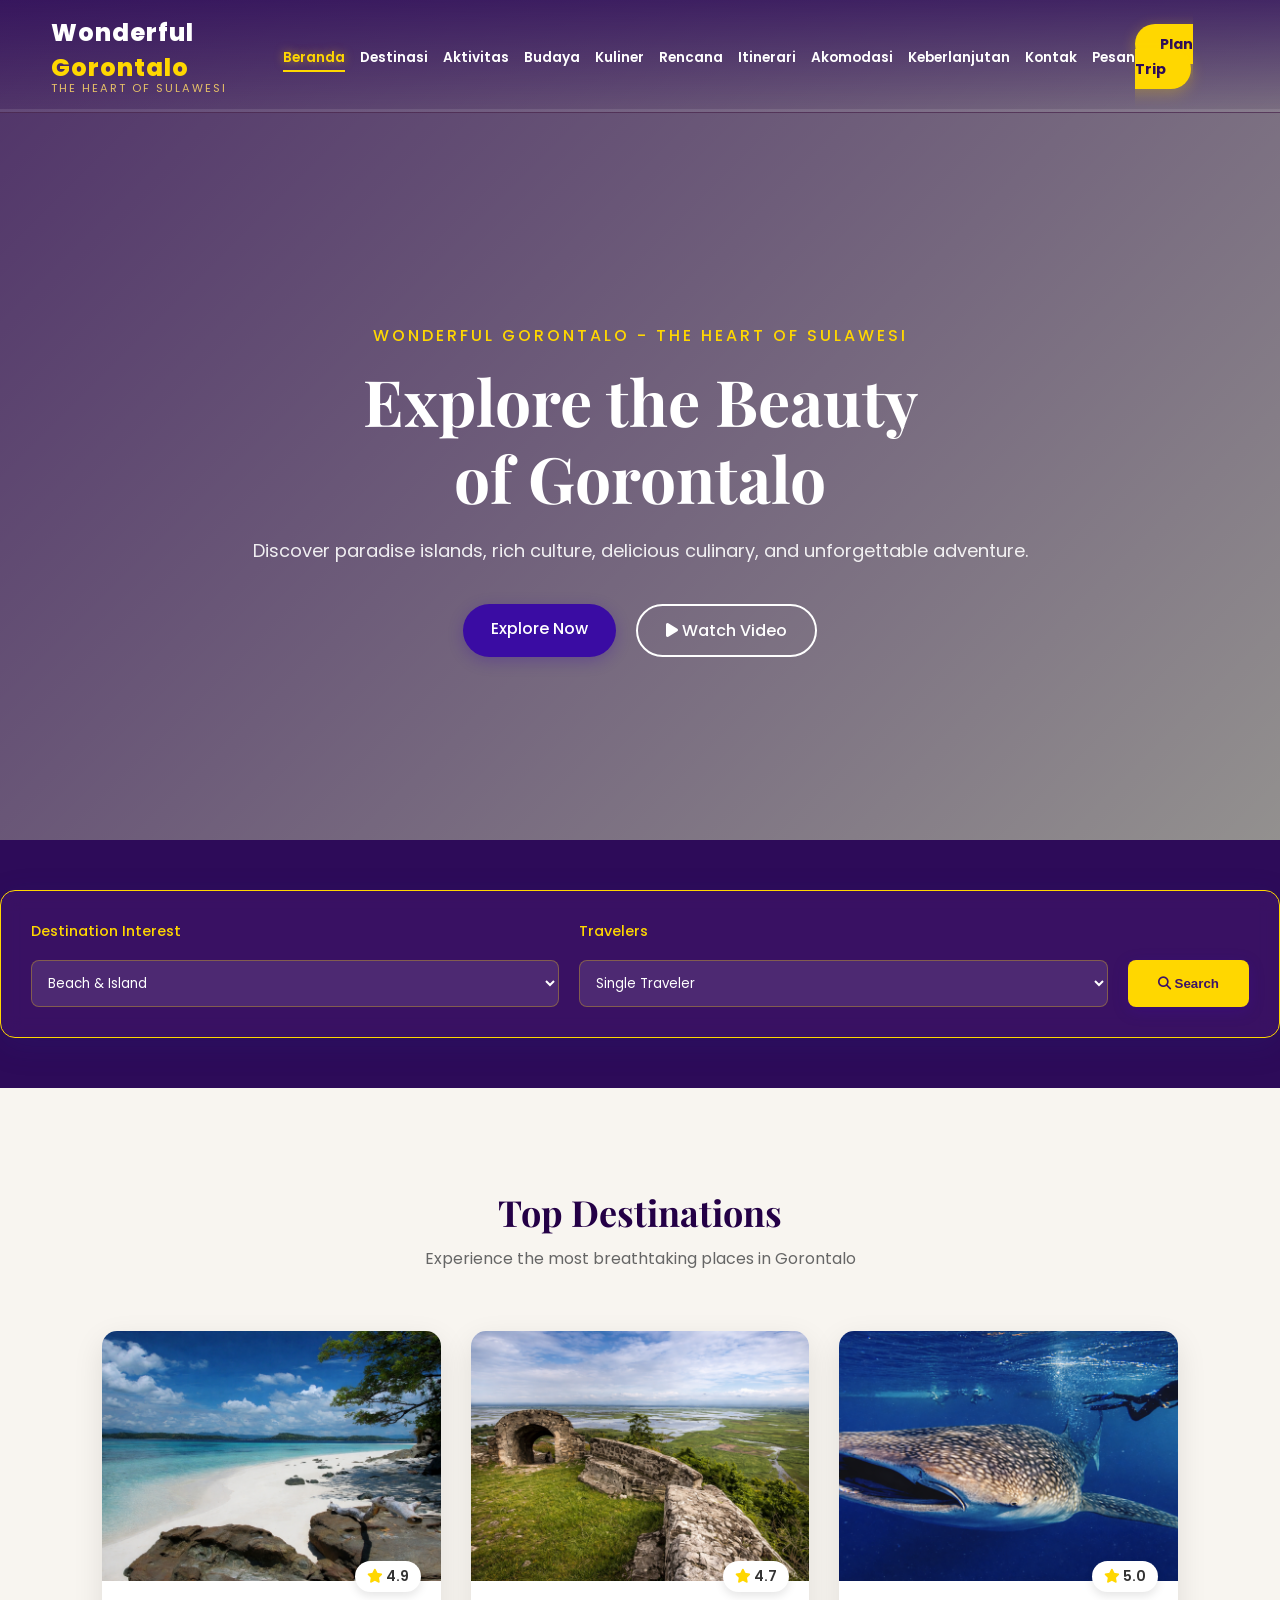
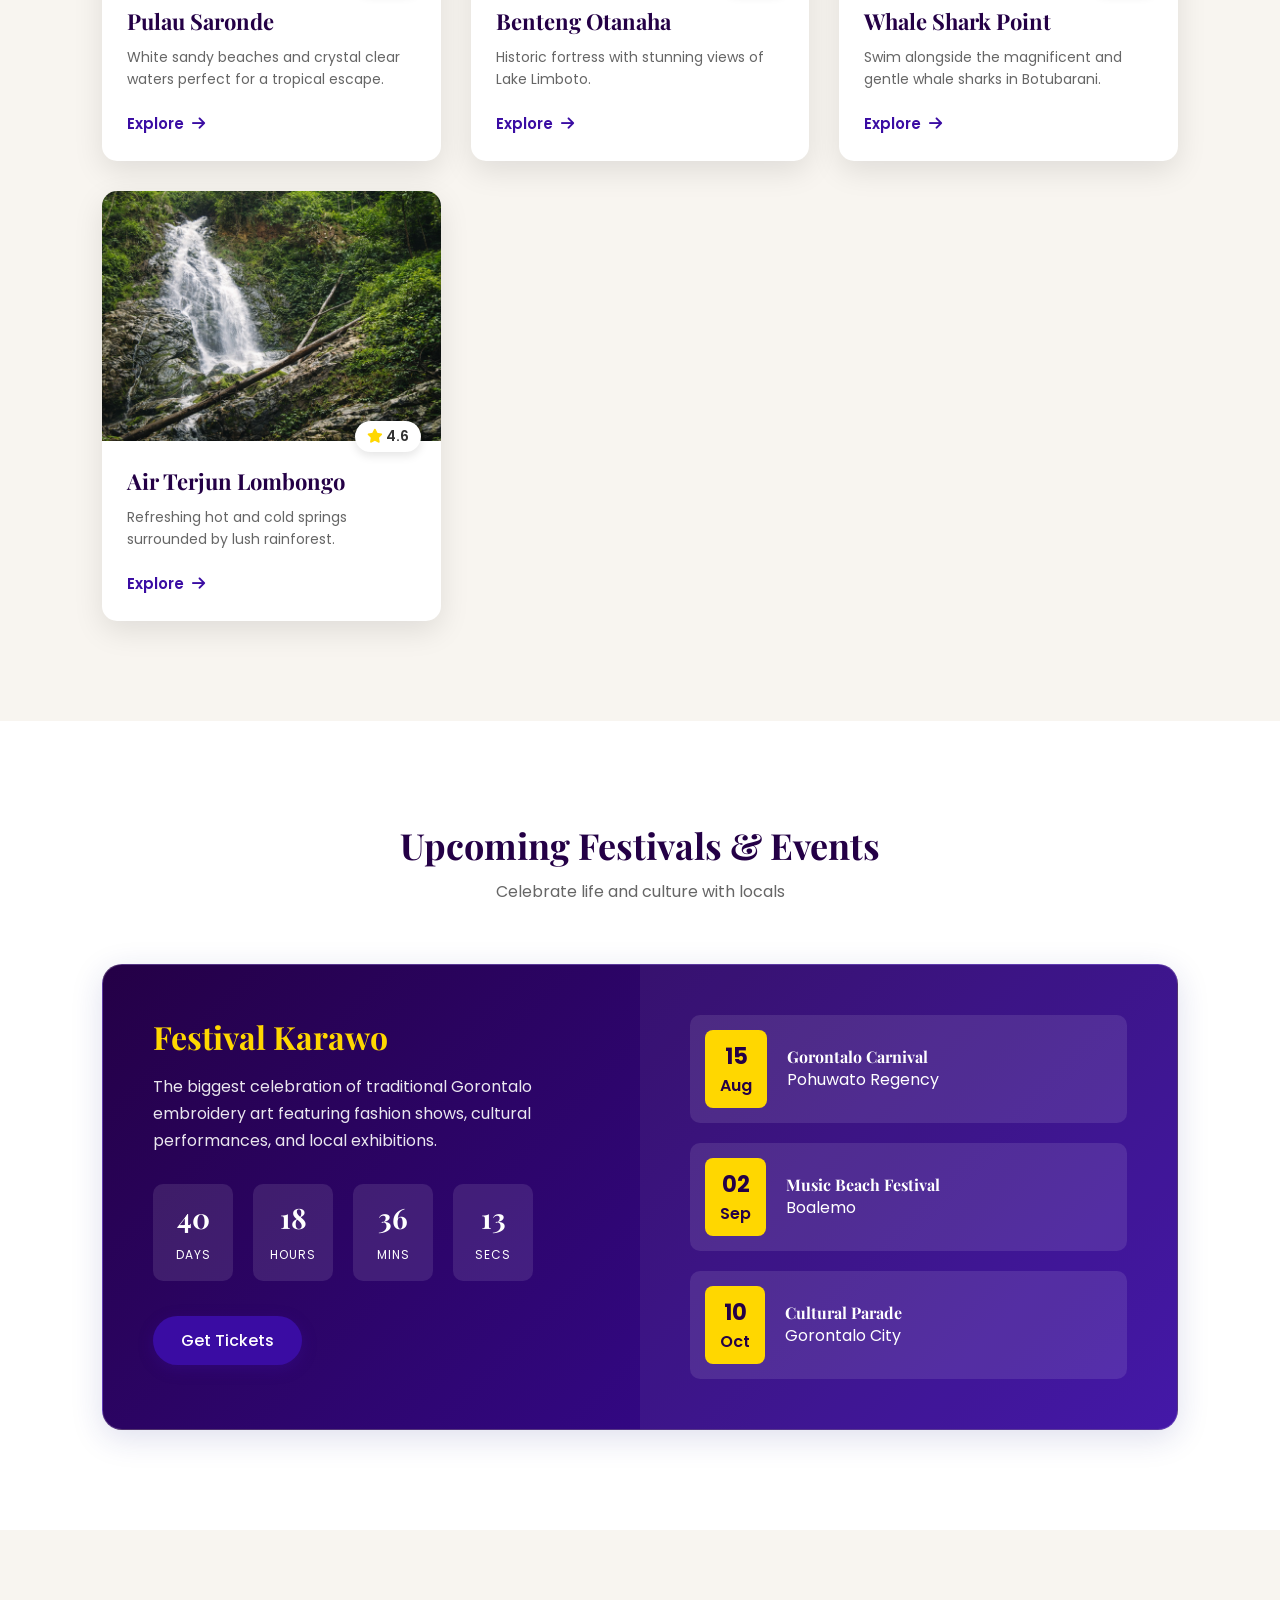
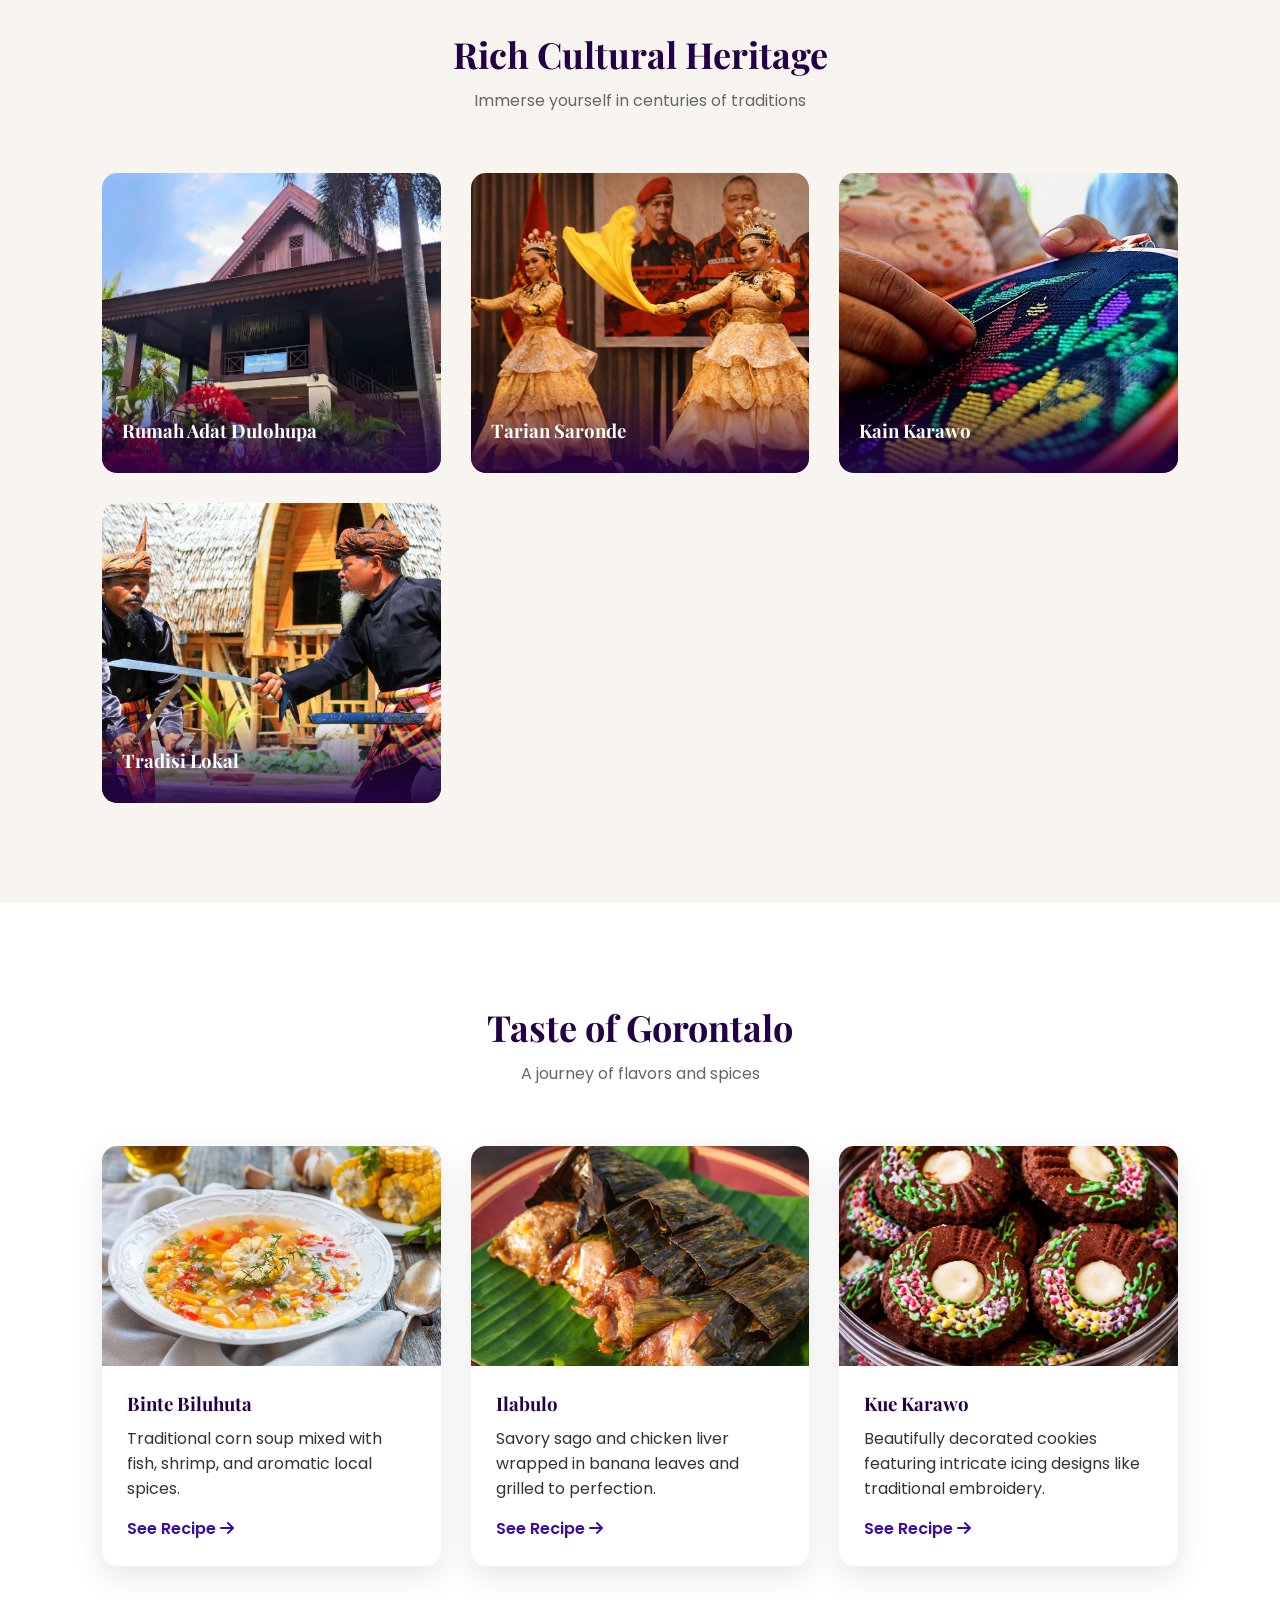
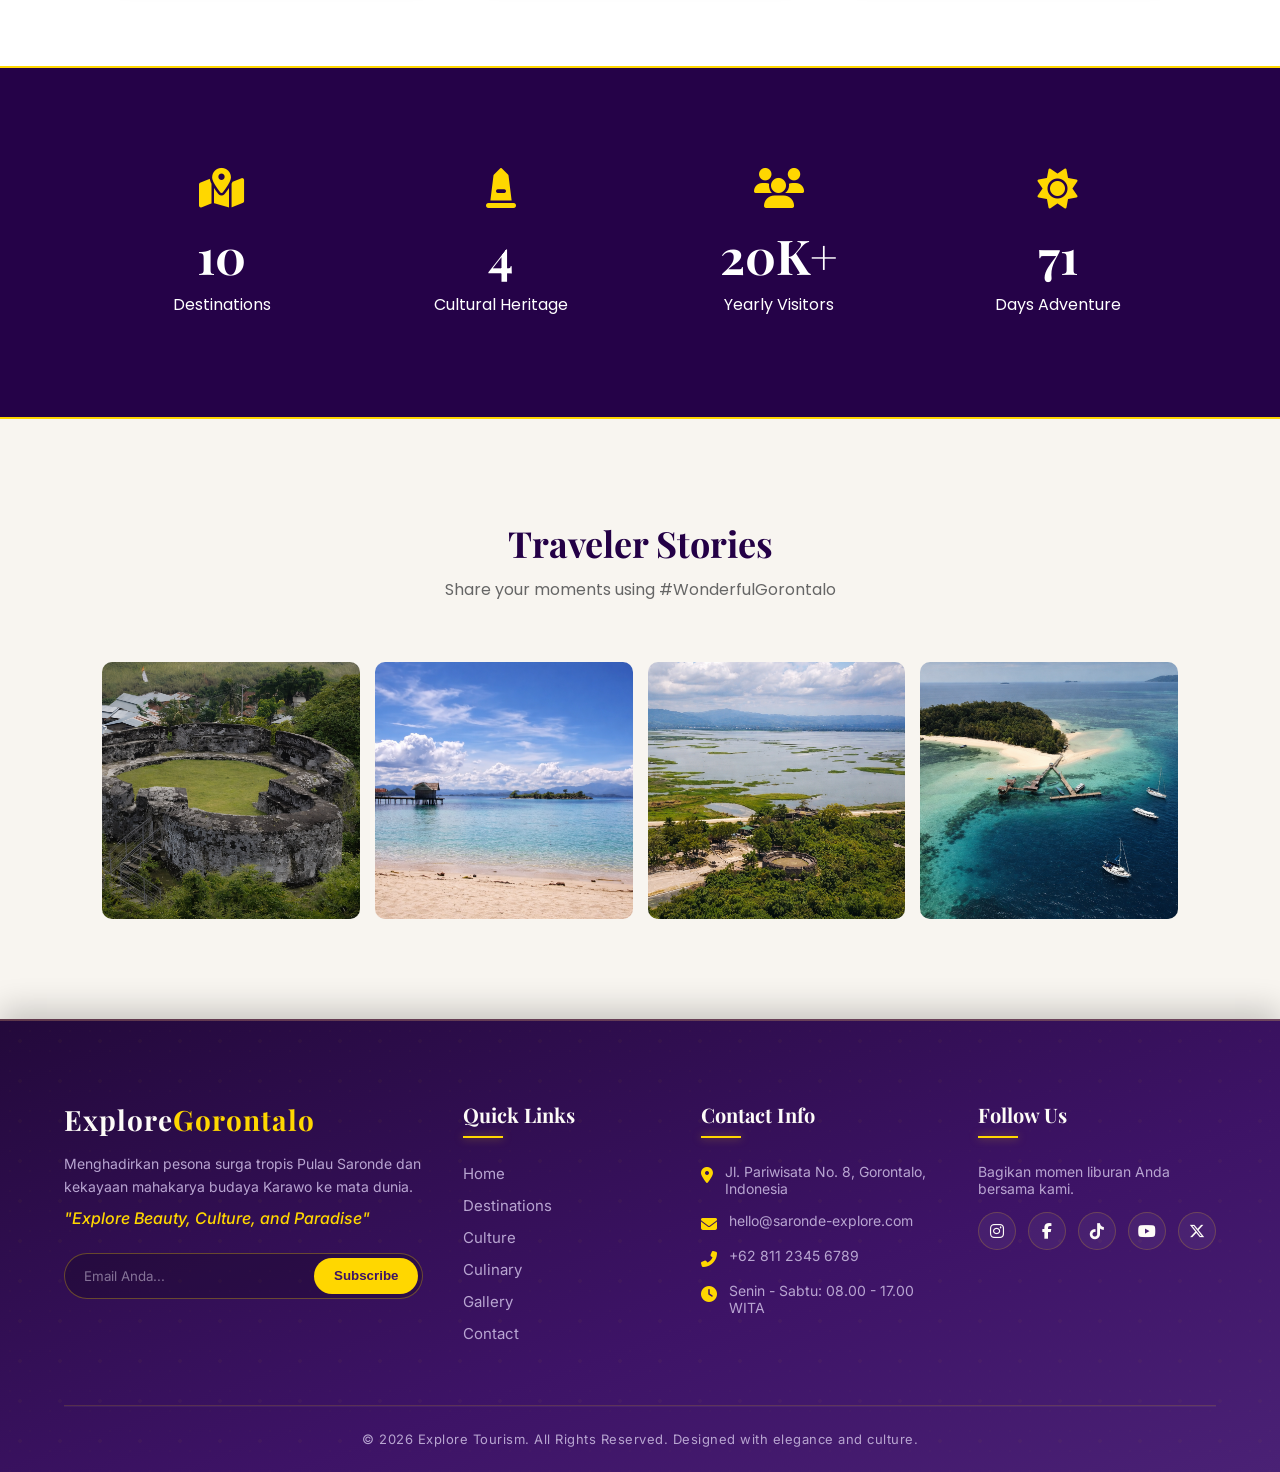
<file: index.html>
<!DOCTYPE html>
<html lang="en">
<head>
    <meta charset="UTF-8">
    <meta name="viewport" content="width=device-width, initial-scale=1.0">
    <title>Wonderful Gorontalo - The Heart of Sulawesi</title>
    <link href="https://fonts.googleapis.com/css2?family=Playfair+Display:wght@400;700&family=Poppins:wght@300;400;500;600;700&display=swap" rel="stylesheet">
    <link rel="stylesheet" href="https://cdnjs.cloudflare.com/ajax/libs/font-awesome/6.4.0/css/all.min.css">
    <link rel="stylesheet" href="css/style.css">
    <link rel="stylesheet" href="css/footer.css">
    <link rel="stylesheet" href="css/navbar.css">
</head>
<body>

<div id="navbar-container"></div>

    <header id="home" class="hero">
        <div class="video-overlay"></div>
        <video autoplay muted loop class="hero-video" 
            <source src="assets/video/hero-bg.mp4" type="video/mp4">
        </video>
        <div class="hero-content reveal">
            <p class="tagline">Wonderful Gorontalo - The Heart of Sulawesi</p>
            <h1>Explore the Beauty <br> of Gorontalo</h1>
            <p class="description">Discover paradise islands, rich culture, delicious culinary, and unforgettable adventure.</p>
            <div class="hero-btns">
                <a href="#destinations" class="btn btn-primary">Explore Now</a>
                <a href="#" class="btn btn-outline"><i class="fas fa-play"></i> Watch Video</a>
            </div>
        </div>
    </header>

<section id="search-section" class="search-section">
    <div class="container">
        <div class="search-container glassmorphism reveal">
            <form id="searchForm" class="search-form">
                <div class="input-group">
                    <label for="interestSelect">Destination Interest</label>
                    <select id="interestSelect">
                        <option value="beach">Beach & Island</option>
                        <option value="culture">Culture & Heritage</option>
                        <option value="culinary">Culinary</option>
                        <option value="adventure">Adventure</option>
                    </select>
                </div>
                
                <div class="input-group">
                    <label for="travelerSelect">Travelers</label>
                    <select id="travelerSelect">
                        <option value="single">Single Traveler</option>
                        <option value="couple">Couple</option>
                        <option value="family">Family (3-5 People)</option>
                        <option value="group">Large Group (6+)</option>
                    </select>
                </div>

                <button type="button" class="btn btn-primary search-btn" id="submitSearch">
                    <i class="fas fa-search"></i> Search
                </button>
            </form>
        </div>
    </div>
</section>

    <section id="destinations" class="section">
        <div class="section-title reveal">
            <h2>Top Destinations</h2>
            <p>Experience the most breathtaking places in Gorontalo</p>
        </div>
        <div class="grid-container">
            <div class="card reveal">
                <div class="card-img" style="background-image: url('assets/image/island.png');"></div>
                <div class="card-content">
                    <div class="rating"><i class="fas fa-star"></i> 4.9</div>
                    <h3>Pulau Saronde</h3>
                    <p>White sandy beaches and crystal clear waters perfect for a tropical escape.</p>
                    <a href="#" class="explore-link">Explore <i class="fas fa-arrow-right"></i></a>
                </div>
            </div>
            <div class="card reveal" style="transition-delay: 0.1s;">
                <div class="card-img" style="background-image: url('assets/image/hiji.png');"></div>
                <div class="card-content">
                    <div class="rating"><i class="fas fa-star"></i> 4.7</div>
                    <h3>Benteng Otanaha</h3>
                    <p>Historic fortress with stunning views of Lake Limboto.</p>
                    <a href="#" class="explore-link">Explore <i class="fas fa-arrow-right"></i></a>
                </div>
            </div>
            <div class="card reveal" style="transition-delay: 0.2s;">
                <div class="card-img" style="background-image: url('assets/image/whaleshark.png');"></div>
                <div class="card-content">
                    <div class="rating"><i class="fas fa-star"></i> 5.0</div>
                    <h3>Whale Shark Point</h3>
                    <p>Swim alongside the magnificent and gentle whale sharks in Botubarani.</p>
                    <a href="#" class="explore-link">Explore <i class="fas fa-arrow-right"></i></a>
                </div>
            </div>
            <div class="card reveal" style="transition-delay: 0.3s;">
                <div class="card-img" style="background-image: url('assets/image/waterfall.png');"></div>
                <div class="card-content">
                    <div class="rating"><i class="fas fa-star"></i> 4.6</div>
                    <h3>Air Terjun Lombongo</h3>
                    <p>Refreshing hot and cold springs surrounded by lush rainforest.</p>
                    <a href="#" class="explore-link">Explore <i class="fas fa-arrow-right"></i></a>
                </div>
            </div>
        </div>
    </section>

    <section id="events" class="section bg-light">
        <div class="section-title reveal">
            <h2>Upcoming Festivals & Events</h2>
            <p>Celebrate life and culture with locals</p>
        </div>
        <div class="event-showcase glassmorphism reveal">
            <div class="event-info">
                <h3>Festival Karawo</h3>
                <p>The biggest celebration of traditional Gorontalo embroidery art featuring fashion shows, cultural performances, and local exhibitions.</p>
                <div class="countdown" id="countdown">
                    <div class="time-box"><h4 id="days">00</h4><span>Days</span></div>
                    <div class="time-box"><h4 id="hours">00</h4><span>Hours</span></div>
                    <div class="time-box"><h4 id="minutes">00</h4><span>Mins</span></div>
                    <div class="time-box"><h4 id="seconds">00</h4><span>Secs</span></div>
                </div>
                <a href="#" class="btn btn-primary">Get Tickets</a>
            </div>
            <div class="event-list">
                <div class="event-item">
                    <div class="date"><span>15</span> Aug</div>
                    <div class="details">
                        <h4>Gorontalo Carnival</h4>
                        <p>Pohuwato Regency</p>
                    </div>
                </div>
                <div class="event-item">
                    <div class="date"><span>02</span> Sep</div>
                    <div class="details">
                        <h4>Music Beach Festival</h4>
                        <p>Boalemo</p>
                    </div>
                </div>
                <div class="event-item">
                    <div class="date"><span>10</span> Oct</div>
                    <div class="details">
                        <h4>Cultural Parade</h4>
                        <p>Gorontalo City</p>
                    </div>
                </div>
            </div>
        </div>
    </section>

    <section id="culture" class="section">
        <div class="section-title reveal">
            <h2>Rich Cultural Heritage</h2>
            <p>Immerse yourself in centuries of traditions</p>
        </div>
        <div class="grid-container">
            <div class="culture-card reveal">
                <img src="assets/image/dulohupa.png" alt="Rumah Adat Dulohupa">
                <div class="culture-overlay">
                    <h3>Rumah Adat Dulohupa</h3>
                </div>
            </div>
            <div class="culture-card reveal" style="transition-delay: 0.1s;">
                <img src="assets/image/tari.png" alt="Tarian Saronde">
                <div class="culture-overlay">
                    <h3>Tarian Saronde</h3>
                </div>
            </div>
            <div class="culture-card reveal" style="transition-delay: 0.2s;">
                <img src="assets/image/kain.png" alt="Kain Karawo">
                <div class="culture-overlay">
                    <h3>Kain Karawo</h3>
                </div>
            </div>
            <div class="culture-card reveal" style="transition-delay: 0.3s;">
                <img src="assets/image/budaya.png" alt="Tradisi Lokal">
                <div class="culture-overlay">
                    <h3>Tradisi Lokal</h3>
                </div>
            </div>
        </div>
    </section>

    <section id="culinary" class="section bg-light">
        <div class="section-title reveal">
            <h2>Taste of Gorontalo</h2>
            <p>A journey of flavors and spices</p>
        </div>
        <div class="grid-container">
            <div class="food-card reveal">
                <img src="assets/image/sup.png" alt="Binte Biluhuta">
                <div class="food-info">
                    <h3>Binte Biluhuta</h3>
                    <p>Traditional corn soup mixed with fish, shrimp, and aromatic local spices.</p>
                    <a href="#" class="btn-text">See Recipe <i class="fas fa-arrow-right"></i></a>
                </div>
            </div>
            <div class="food-card reveal" style="transition-delay: 0.1s;">
                <img src="assets/image/ilabulo.png" alt="Ilabulo">
                <div class="food-info">
                    <h3>Ilabulo</h3>
                    <p>Savory sago and chicken liver wrapped in banana leaves and grilled to perfection.</p>
                    <a href="#" class="btn-text">See Recipe <i class="fas fa-arrow-right"></i></a>
                </div>
            </div>
            <div class="food-card reveal" style="transition-delay: 0.2s;">
                <img src="assets/image/karawo.png" alt="Kue Karawo">
                <div class="food-info">
                    <h3>Kue Karawo</h3>
                    <p>Beautifully decorated cookies featuring intricate icing designs like traditional embroidery.</p>
                    <a href="#" class="btn-text">See Recipe <i class="fas fa-arrow-right"></i></a>
                </div>
            </div>
        </div>
    </section>

    <section id="stats" class="section stats-section">
        <div class="stat-container reveal">
            <div class="stat-box">
                <i class="fas fa-map-marked-alt"></i>
                <h3 class="counter" data-target="50">0</h3>
                <p>Destinations</p>
            </div>
            <div class="stat-box">
                <i class="fas fa-monument"></i>
                <h3 class="counter" data-target="20">0</h3>
                <p>Cultural Heritage</p>
            </div>
            <div class="stat-box">
                <i class="fas fa-users"></i>
                <h3><span class="counter" data-target="100">0</span>K+</h3>
                <p>Yearly Visitors</p>
            </div>
            <div class="stat-box">
                <i class="fas fa-sun"></i>
                <h3 class="counter" data-target="365">0</h3>
                <p>Days Adventure</p>
            </div>
        </div>
    </section>

    <section id="social" class="section">
        <div class="section-title reveal">
            <h2>Traveler Stories</h2>
            <p>Share your moments using #WonderfulGorontalo</p>
        </div>
        <div class="ig-grid reveal">
            <div class="ig-post">
                <img src="assets/image/otanaha.png" alt="Travel">
                <div class="ig-overlay">
                    <span><i class="fas fa-heart"></i> 1.2k</span>
                    <span><i class="fas fa-comment"></i> 45</span>
                </div>
            </div>
            <div class="ig-post">
                <img src="assets/image/opat.png" alt="Travel">
                <div class="ig-overlay">
                    <span><i class="fas fa-heart"></i> 890</span>
                    <span><i class="fas fa-comment"></i> 20</span>
                </div>
            </div>
            <div class="ig-post">
                <img src="assets/image/limboto.png" alt="Travel">
                <div class="ig-overlay">
                    <span><i class="fas fa-heart"></i> 2.4k</span>
                    <span><i class="fas fa-comment"></i> 110</span>
                </div>
            </div>
            <div class="ig-post">
                <img src="assets/image/lima.png" alt="Travel">
                <div class="ig-overlay">
                    <span><i class="fas fa-heart"></i> 560</span>
                    <span><i class="fas fa-comment"></i> 15</span>
                </div>
            </div>
        </div>
    </section>
    
    <div id="footer-container"></div>
    <script src="js/script.js"></script>
    <script src="js/footer.js"></script>
    <script src="js/navbar.js"></script>
    
    <style>
    /* Mencari elemen yang posisinya melayang dan berisi panah, lalu menghapusnya */
    [class*="back-to-top"], [class*="scroll-up"], .fa-chevron-up {
        display: none !important;
        visibility: hidden !important;
        opacity: 0 !important;
    }
</style>
    
</body>
</html>
</file>
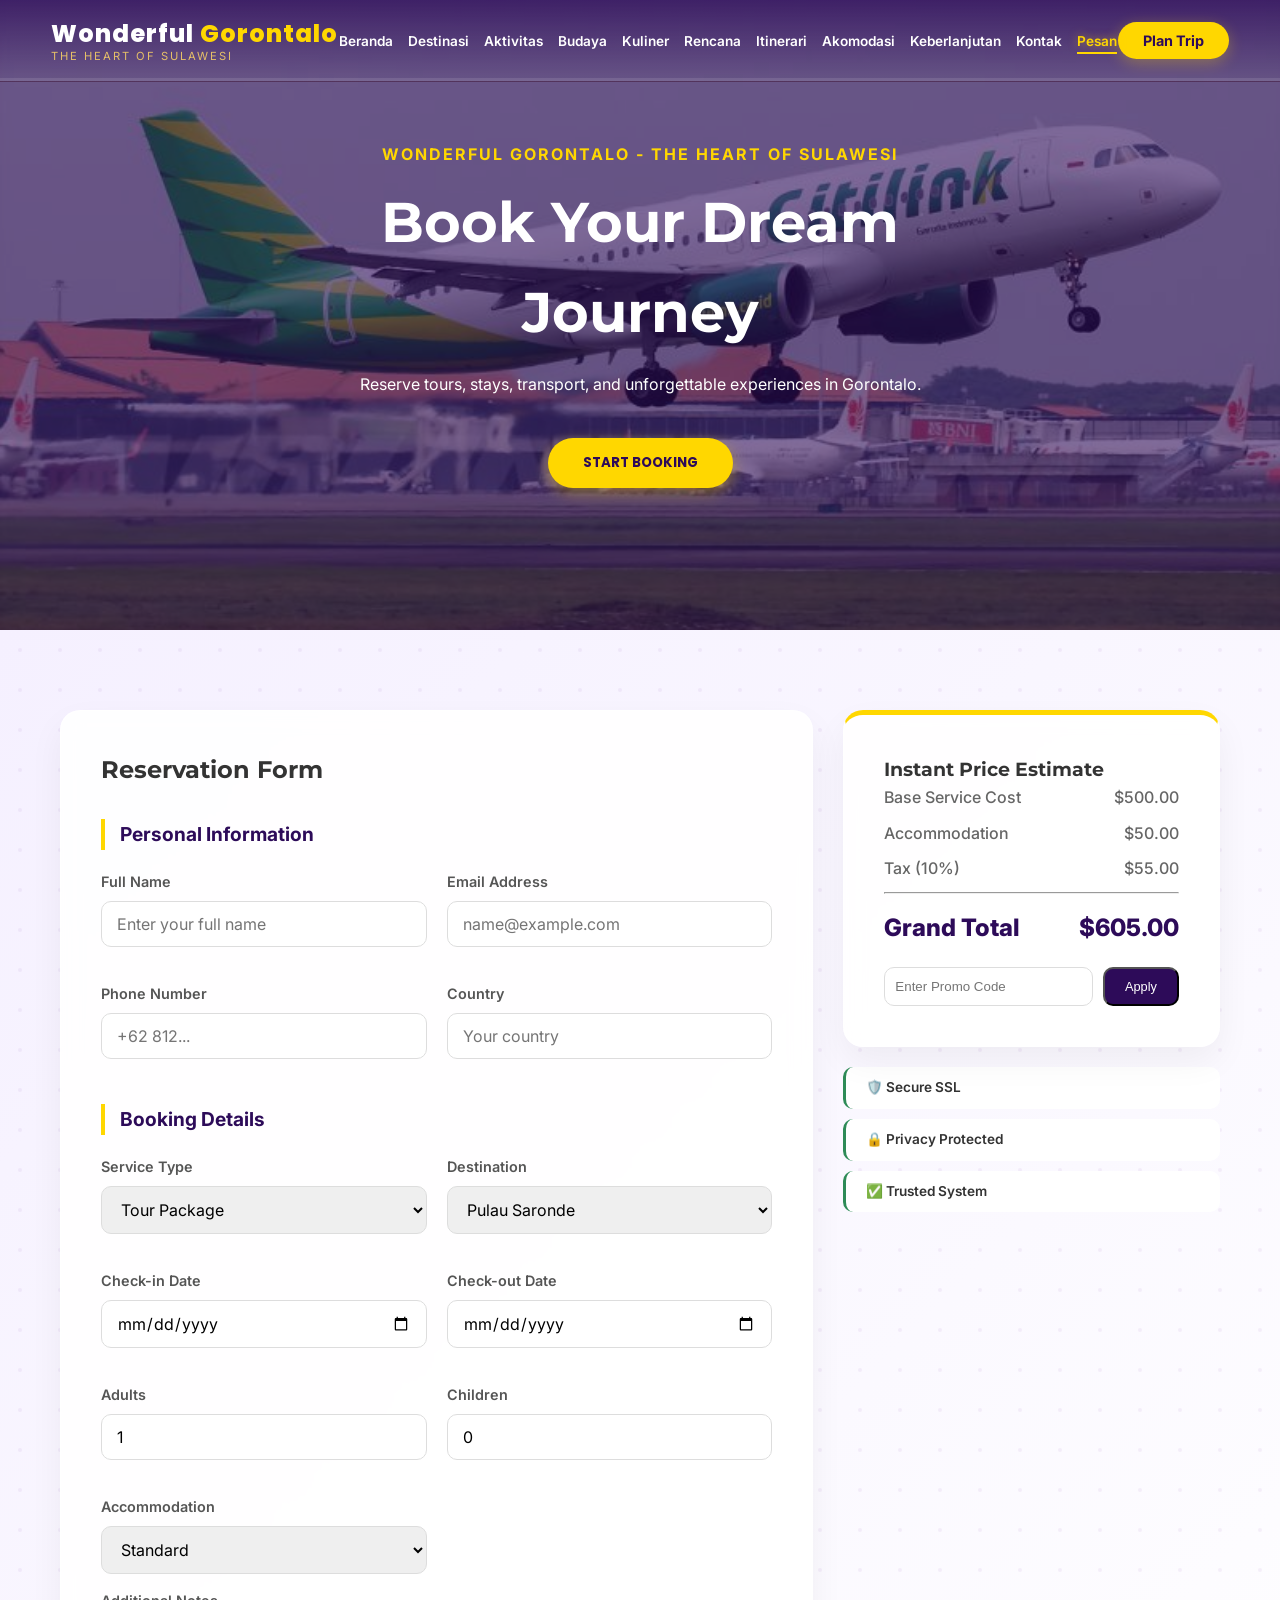
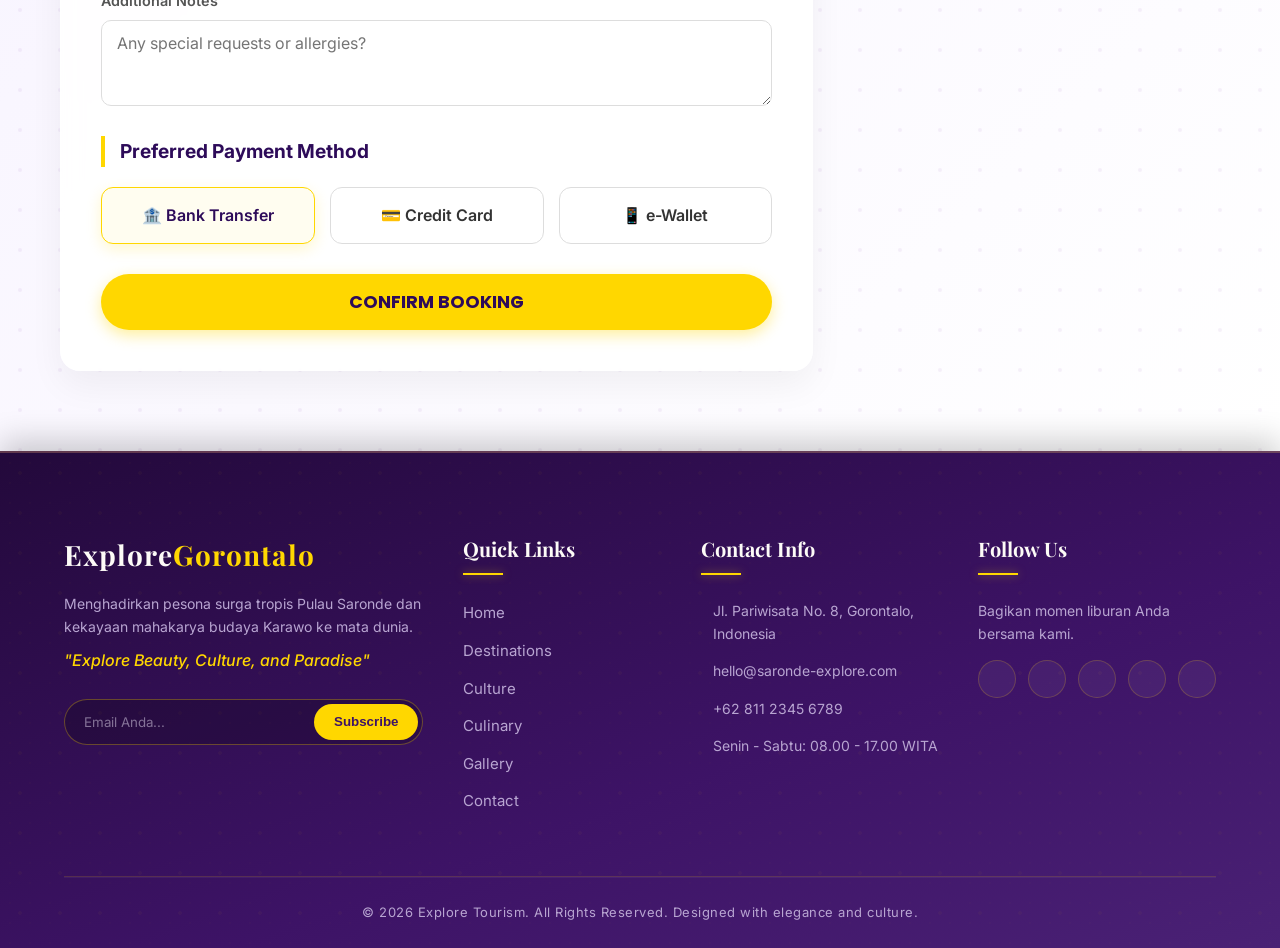
<file: booking.html>
<!DOCTYPE html>
<html lang="id">
<head>
    <meta charset="UTF-8">
    <meta name="viewport" content="width=device-width, initial-scale=1.0">
    <title>Booking | Wonderful Gorontalo</title>
    
    <link rel="preconnect" href="https://fonts.googleapis.com">
    <link rel="preconnect" href="https://fonts.gstatic.com" crossorigin>
    <link href="https://fonts.googleapis.com/css2?family=Inter:wght@300;400;600&family=Montserrat:wght@700;800&family=Poppins:wght@400;600;700&display=swap" rel="stylesheet">
    
    <link rel="stylesheet" href="css/booking.css">
    <link rel="stylesheet" href="css/footer.css">
    <link rel="stylesheet" href="css/navbar.css">

</head>
<body>

<div id="navbar-container"></div>

    <section class="hero-booking">
        <div class="hero-overlay"></div>
        <div class="hero-content reveal-load">
            <span class="tagline">Wonderful Gorontalo - The Heart of Sulawesi</span>
            <h1 class="hero-title">Book Your Dream Journey</h1>
            <p class="hero-subtitle">Reserve tours, stays, transport, and unforgettable experiences in Gorontalo.</p>
            <div class="hero-btns">
                <button class="btn btn-gold smooth-scroll" data-target="#booking-main">Start Booking</button>
            </div>
        </div>
        <div class="scroll-indicator"><div class="mouse"></div></div>
    </section>

    <section id="booking-main" class="section-padding bg-pattern">
        <div class="container">
            <div class="booking-grid">
                
                <div class="booking-form-wrapper glass-card reveal">
                    <h2 class="section-title">Reservation Form</h2>
                    <form id="reservationForm">
                        
                        <div class="form-group-title">Personal Information</div>
                        <div class="input-grid">
                            <div class="input-group">
                                <label>Full Name</label>
                                <input type="text" id="fullName" required placeholder="Enter your full name">
                            </div>
                            <div class="input-group">
                                <label>Email Address</label>
                                <input type="email" id="email" required placeholder="name@example.com">
                            </div>
                            <div class="input-group">
                                <label>Phone Number</label>
                                <input type="tel" id="phone" required placeholder="+62 812...">
                            </div>
                            <div class="input-group">
                                <label>Country</label>
                                <input type="text" id="country" required placeholder="Your country">
                            </div>
                        </div>

                        <div class="form-group-title">Booking Details</div>
                        <div class="input-grid">
                            <div class="input-group">
                                <label>Service Type</label>
                                <select id="serviceType" required>
                                    <option value="tour">Tour Package</option>
                                    <option value="hotel">Hotel Stay</option>
                                    <option value="transfer">Airport Transfer</option>
                                    <option value="island">Island Trip</option>
                                    <option value="culinary">Culinary Tour</option>
                                </select>
                            </div>
                            <div class="input-group">
                                <label>Destination</label>
                                <select id="destination" required>
                                    <option value="saronde">Pulau Saronde</option>
                                    <option value="otanaha">Benteng Otanaha</option>
                                    <option value="whale">Whale Shark</option>
                                    <option value="lombongo">Air Terjun Lombongo</option>
                                </select>
                            </div>
                            <div class="input-group">
                                <label>Check-in Date</label>
                                <input type="date" id="checkIn" required>
                            </div>
                            <div class="input-group">
                                <label>Check-out Date</label>
                                <input type="date" id="checkOut" required>
                            </div>
                            <div class="input-group">
                                <label>Adults</label>
                                <input type="number" id="adults" min="1" value="1">
                            </div>
                            <div class="input-group">
                                <label>Children</label>
                                <input type="number" id="children" min="0" value="0">
                            </div>
                            <div class="input-group">
                                <label>Accommodation</label>
                                <select id="accommodation" required>
                                    <option value="budget">Budget</option>
                                    <option value="standard" selected>Standard</option>
                                    <option value="premium">Premium</option>
                                    <option value="luxury">Luxury</option>
                                </select>
                            </div>
                        </div>

                        <div class="input-group full-width">
                            <label>Additional Notes</label>
                            <textarea id="notes" rows="3" placeholder="Any special requests or allergies?"></textarea>
                        </div>

                        <div class="form-group-title">Preferred Payment Method</div>
                        <div class="payment-grid">
                            <label class="payment-option">
                                <input type="radio" name="payment" value="Bank Transfer" checked>
                                <span class="pay-box">🏦 Bank Transfer</span>
                            </label>
                            <label class="payment-option">
                                <input type="radio" name="payment" value="Credit Card">
                                <span class="pay-box">💳 Credit Card</span>
                            </label>
                            <label class="payment-option">
                                <input type="radio" name="payment" value="e-Wallet">
                                <span class="pay-box">📱 e-Wallet</span>
                            </label>
                        </div>

                        <button type="submit" class="btn btn-gold btn-large mt-30">Confirm Booking</button>
                    </form>
                </div>

                <div class="booking-side">
                    <div class="price-card glass-card reveal">
                        <h3 class="card-title">Instant Price Estimate</h3>
                        <div class="price-item">
                            <span>Base Service Cost</span>
                            <span id="basePrice">$0</span>
                        </div>
                        <div class="price-item">
                            <span>Accommodation</span>
                            <span id="accomPrice">$0</span>
                        </div>
                        <div class="price-item">
                            <span>Tax (10%)</span>
                            <span id="taxPrice">$0</span>
                        </div>
                        <div class="price-item promo-row hidden" id="promoRow">
                            <span>Promo Discount (10%)</span>
                            <span id="promoDiscount">-$0</span>
                        </div>
                        <hr>
                        <div class="price-total">
                            <span>Grand Total</span>
                            <span id="totalPrice">$0</span>
                        </div>
                        
                        <div class="promo-section mt-20">
                            <input type="text" id="promoCode" placeholder="Enter Promo Code">
                            <button id="applyPromo" class="btn-sm btn-deep">Apply</button>
                        </div>
                    </div>

                    <div class="security-card reveal mt-20">
                        <div class="badge-item">🛡️ Secure SSL</div>
                        <div class="badge-item">🔒 Privacy Protected</div>
                        <div class="badge-item">✅ Trusted System</div>
                    </div>
                </div>
            </div>
        </div>
    </section>

    <div id="successPopup" class="popup-overlay">
        <div class="popup-content glass-card">
            <div class="check-icon">✓</div>
            <h2>Booking Request Sent!</h2>
            <p>Your journey to Gorontalo is one step away.</p>
            <div id="bookingSummary" class="summary-box mt-20"></div>
            <button id="closePopup" class="btn btn-deep mt-20">Close Preview</button>
        </div>
    </div>


    <div id="footer-container"></div>
    <script src="js/booking.js"></script>
    <script src="js/footer.js"></script>
    <script src="js/navbar.js"></script>
</body>
</html>
</file>
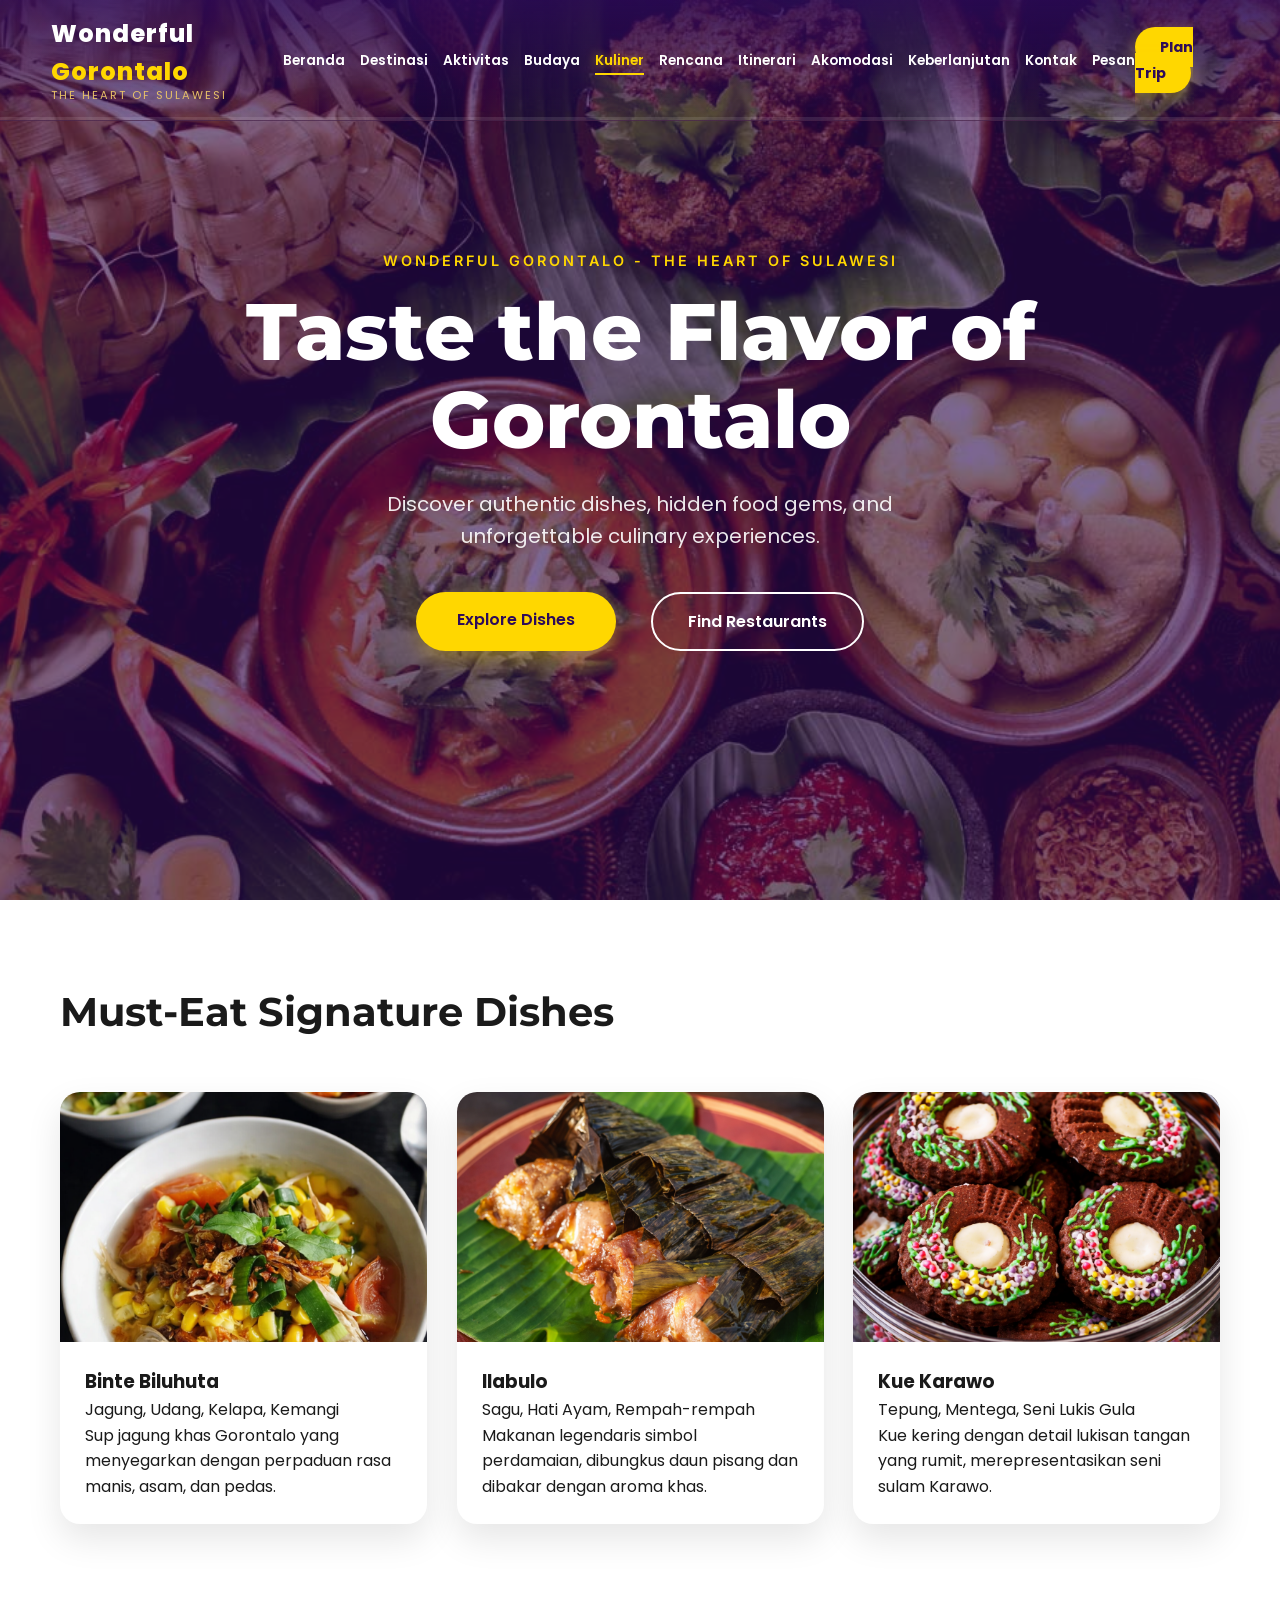
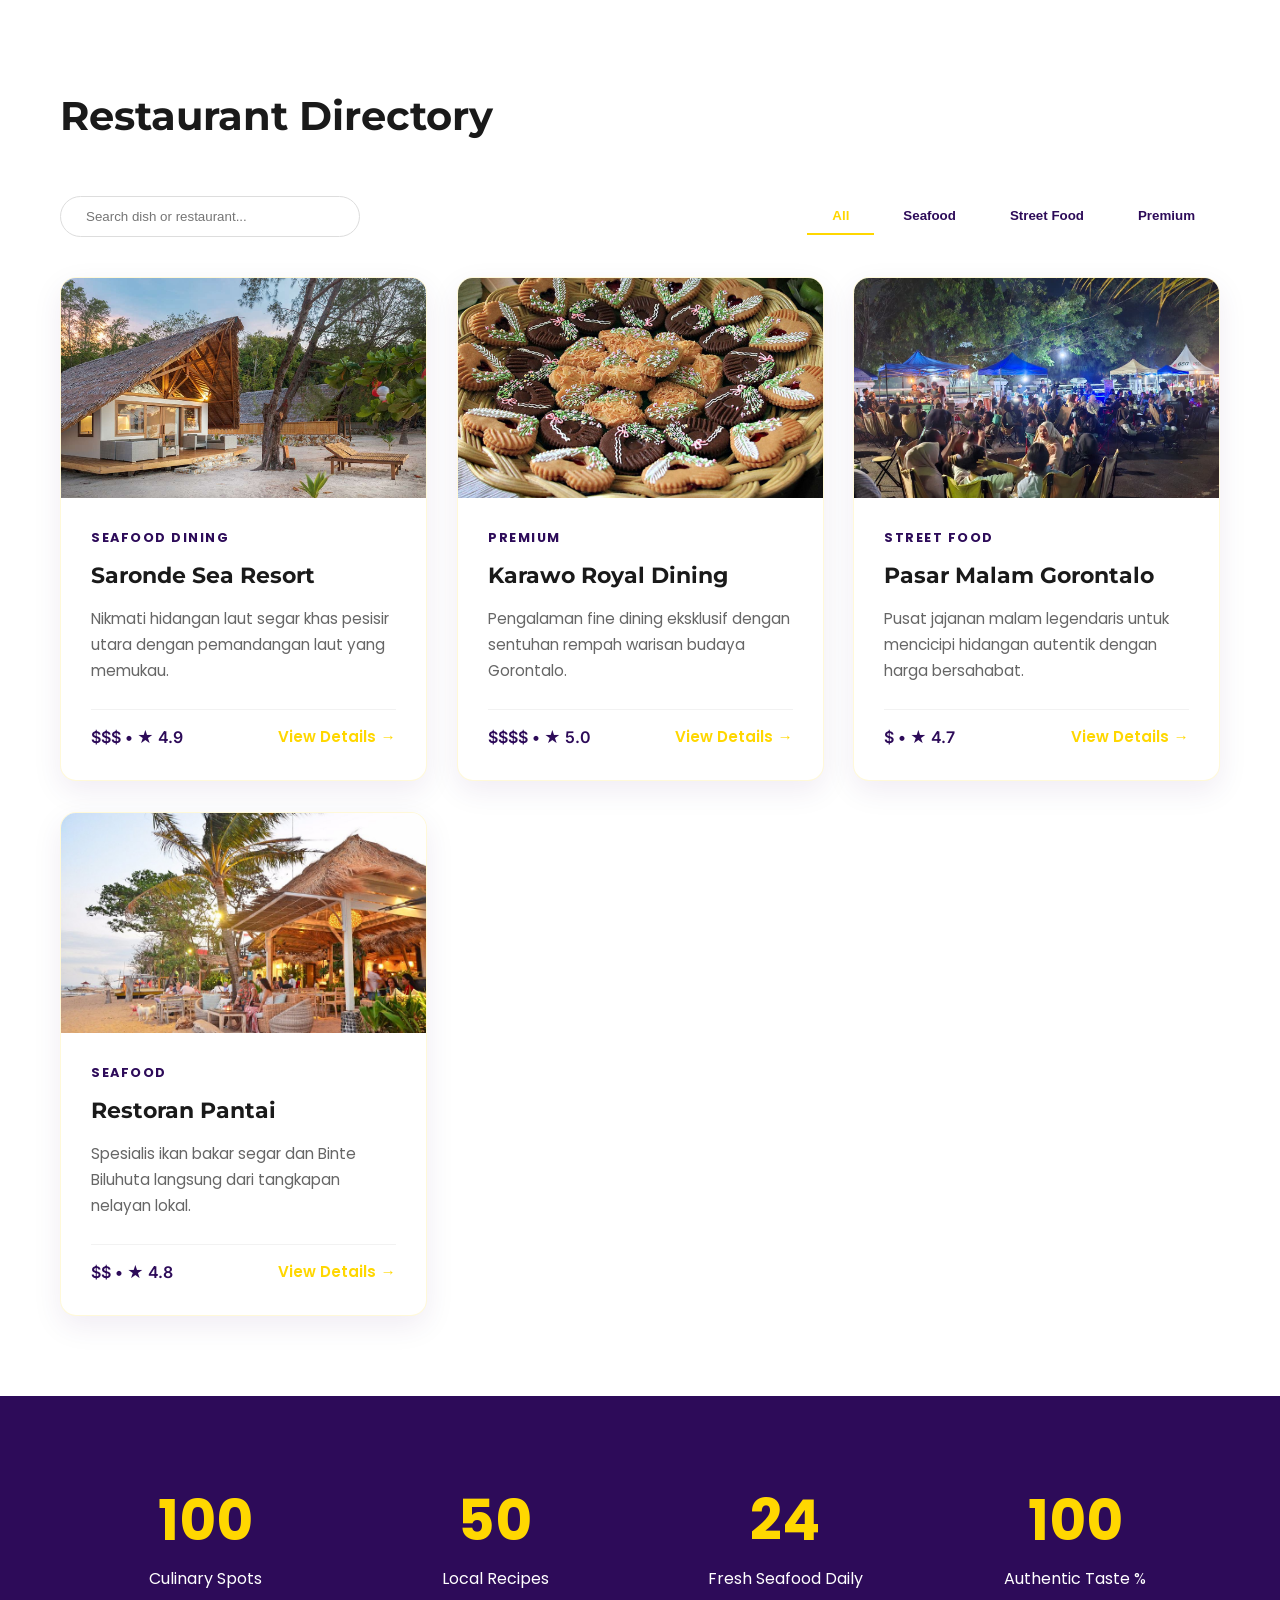
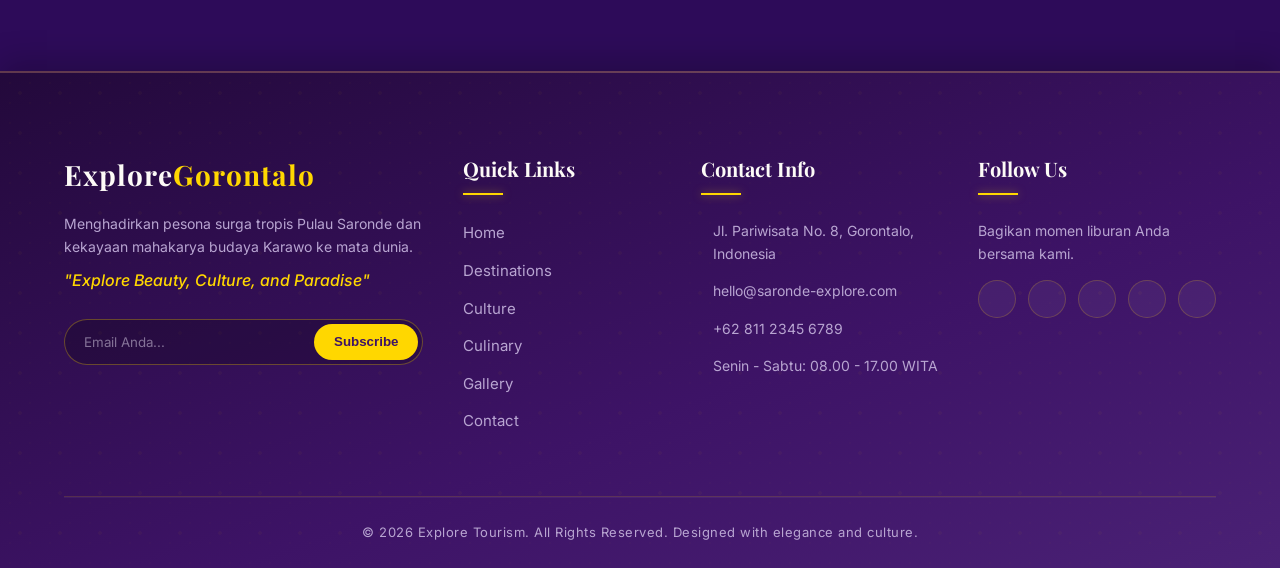
<file: culinary.html>
<!DOCTYPE html>
<html lang="id">
<head>
    <meta charset="UTF-8">
    <meta name="viewport" content="width=device-width, initial-scale=1.0">
    <title>Culinary Guide - Wonderful Gorontalo</title>
    <link href="https://fonts.googleapis.com/css2?family=Montserrat:wght@700;800&family=Poppins:wght@300;400;600&family=Inter:wght@400;500&display=swap" rel="stylesheet">
    <link rel="stylesheet" href="css/culinary.css">
    <link rel="stylesheet" href="css/navbar.css">
    <link rel="stylesheet" href="css/footer.css">
</head>
<body>

<div id="navbar-container"></div>

    <header class="hero">
        <div class="hero-overlay"></div>
        <div class="hero-content">
            <span class="tagline">Wonderful Gorontalo - The Heart of Sulawesi</span>
            <h1 class="hero-title">Taste the Flavor of Gorontalo</h1>
            <p class="hero-subtitle">Discover authentic dishes, hidden food gems, and unforgettable culinary experiences.</p>
            <div class="hero-btns">
                <a href="#dishes" class="btn btn-gold">Explore Dishes</a>
                <a href="#directory" class="btn btn-outline">Find Restaurants</a>
            </div>
        </div>
    </header>

    <section id="dishes" class="section-padding">
        <div class="container">
            <div class="section-header">
                <h2 class="section-title">Must-Eat Signature Dishes</h2>
                <div class="title-accent"></div>
            </div>
            <div class="food-grid">
                <div class="food-card reveal">
                    <div class="food-img-wrapper">
                        <img src="assets/image/binte.png" alt="Binte Biluhuta">
                        <div class="rating">★ 4.9</div>
                    </div>
                    <div class="food-info">
                        <h3>Binte Biluhuta</h3>
                        <p class="ingredients">Jagung, Udang, Kelapa, Kemangi</p>
                        <p class="description">Sup jagung khas Gorontalo yang menyegarkan dengan perpaduan rasa manis, asam, dan pedas.</p>
                    </div>
                </div>
                <div class="food-card reveal">
                    <div class="food-img-wrapper">
                        <img src="assets/image/ilabulo.png" alt="Ilabulo">
                        <div class="rating">★ 4.8</div>
                    </div>
                    <div class="food-info">
                        <h3>Ilabulo</h3>
                        <p class="ingredients">Sagu, Hati Ayam, Rempah-rempah</p>
                        <p class="description">Makanan legendaris simbol perdamaian, dibungkus daun pisang dan dibakar dengan aroma khas.</p>
                    </div>
                </div>
                <div class="food-card reveal">
                    <div class="food-img-wrapper">
                        <img src="assets/image/karawo.png" alt="Kue Karawo">
                        <div class="rating">★ 5.0</div>
                    </div>
                    <div class="food-info">
                        <h3>Kue Karawo</h3>
                        <p class="ingredients">Tepung, Mentega, Seni Lukis Gula</p>
                        <p class="description">Kue kering dengan detail lukisan tangan yang rumit, merepresentasikan seni sulam Karawo.</p>
                    </div>
                </div>
                </div>
        </div>
    </section>


    </section>

<section id="directory" class="section-padding bg-sand">
        <div class="container">
            <div class="section-header">
                <h2 class="section-title">Restaurant Directory</h2>
                <div class="filter-wrapper">
                    <input type="text" id="foodSearch" placeholder="Search dish or restaurant...">
                    <div class="filter-tabs">
                        <button class="filter-btn active" data-filter="all">All</button>
                        <button class="filter-btn" data-filter="seafood">Seafood</button>
                        <button class="filter-btn" data-filter="street">Street Food</button>
                        <button class="filter-btn" data-filter="premium">Premium</button>
                    </div>
                </div>
            </div>
            
            <div class="restaurant-grid" id="restaurantGrid">
                <div class="res-card reveal" data-category="seafood">
                    <div class="res-img">
                        <img src="assets/image/resort.png" alt="Saronde Sea Resort">
                    </div>
                    <div class="res-content">
                        <span class="category-tag">Seafood Dining</span>
                        <h3>Saronde Sea Resort</h3>
                        <p class="description">Nikmati hidangan laut segar khas pesisir utara dengan pemandangan laut yang memukau.</p>
                        <div class="res-footer">
                            <span class="price-rating">$$$ • ★ 4.9</span>
                            <a href="#" class="btn-text">View Details →</a>
                        </div>
                    </div>
                </div>

                <div class="res-card reveal" data-category="premium">
                    <div class="res-img">
                        <img src="assets/image/karawodining.png" alt="Karawo Royal Dining">
                    </div>
                    <div class="res-content">
                        <span class="category-tag">Premium</span>
                        <h3>Karawo Royal Dining</h3>
                        <p class="description">Pengalaman fine dining eksklusif dengan sentuhan rempah warisan budaya Gorontalo.</p>
                        <div class="res-footer">
                            <span class="price-rating">$$$$ • ★ 5.0</span>
                            <a href="#" class="btn-text">View Details →</a>
                        </div>
                    </div>
                </div>

                <div class="res-card reveal" data-category="street">
                    <div class="res-img">
                        <img src="assets/image/pasar.png" alt="Taruna Night Market">
                    </div>
                    <div class="res-content">
                        <span class="category-tag">Street Food</span>
                        <h3>Pasar Malam Gorontalo</h3>
                        <p class="description">Pusat jajanan malam legendaris untuk mencicipi hidangan autentik dengan harga bersahabat.</p>
                        <div class="res-footer">
                            <span class="price-rating">$ • ★ 4.7</span>
                            <a href="#" class="btn-text">View Details →</a>
                        </div>
                    </div>
                </div>

                <div class="res-card reveal" data-category="seafood">
                    <div class="res-img">
                        <img src="assets/image/pantairest.png" alt="Restaurant Pantai">
                    </div>
                    <div class="res-content">
                        <span class="category-tag">Seafood</span>
                        <h3>Restoran Pantai</h3>
                        <p class="description">Spesialis ikan bakar segar dan Binte Biluhuta langsung dari tangkapan nelayan lokal.</p>
                        <div class="res-footer">
                            <span class="price-rating">$$ • ★ 4.8</span>
                            <a href="#" class="btn-text">View Details →</a>
                        </div>
                    </div>
                </div>
            </div>
        </div>
    </section>

    <section class="stats-section">
        <div class="container stats-grid">
            <div class="stat-item">
                <h2 class="counter" data-target="100">0</h2>
                <p>Culinary Spots</p>
            </div>
            <div class="stat-item">
                <h2 class="counter" data-target="50">0</h2>
                <p>Local Recipes</p>
            </div>
            <div class="stat-item">
                <h2 class="counter" data-target="24">0</h2>
                <p>Fresh Seafood Daily</p>
            </div>
            <div class="stat-item">
                <h2 class="counter" data-target="100">0</h2>
                <p>Authentic Taste %</p>
            </div>
        </div>
    </section>


    
    <div id="footer-container"></div>
    <script src="js/culinary.js"></script>
    <script src="js/navbar.js"></script>
    <script src="js/footer.js"></script>
    
</body>
</html>
</file>
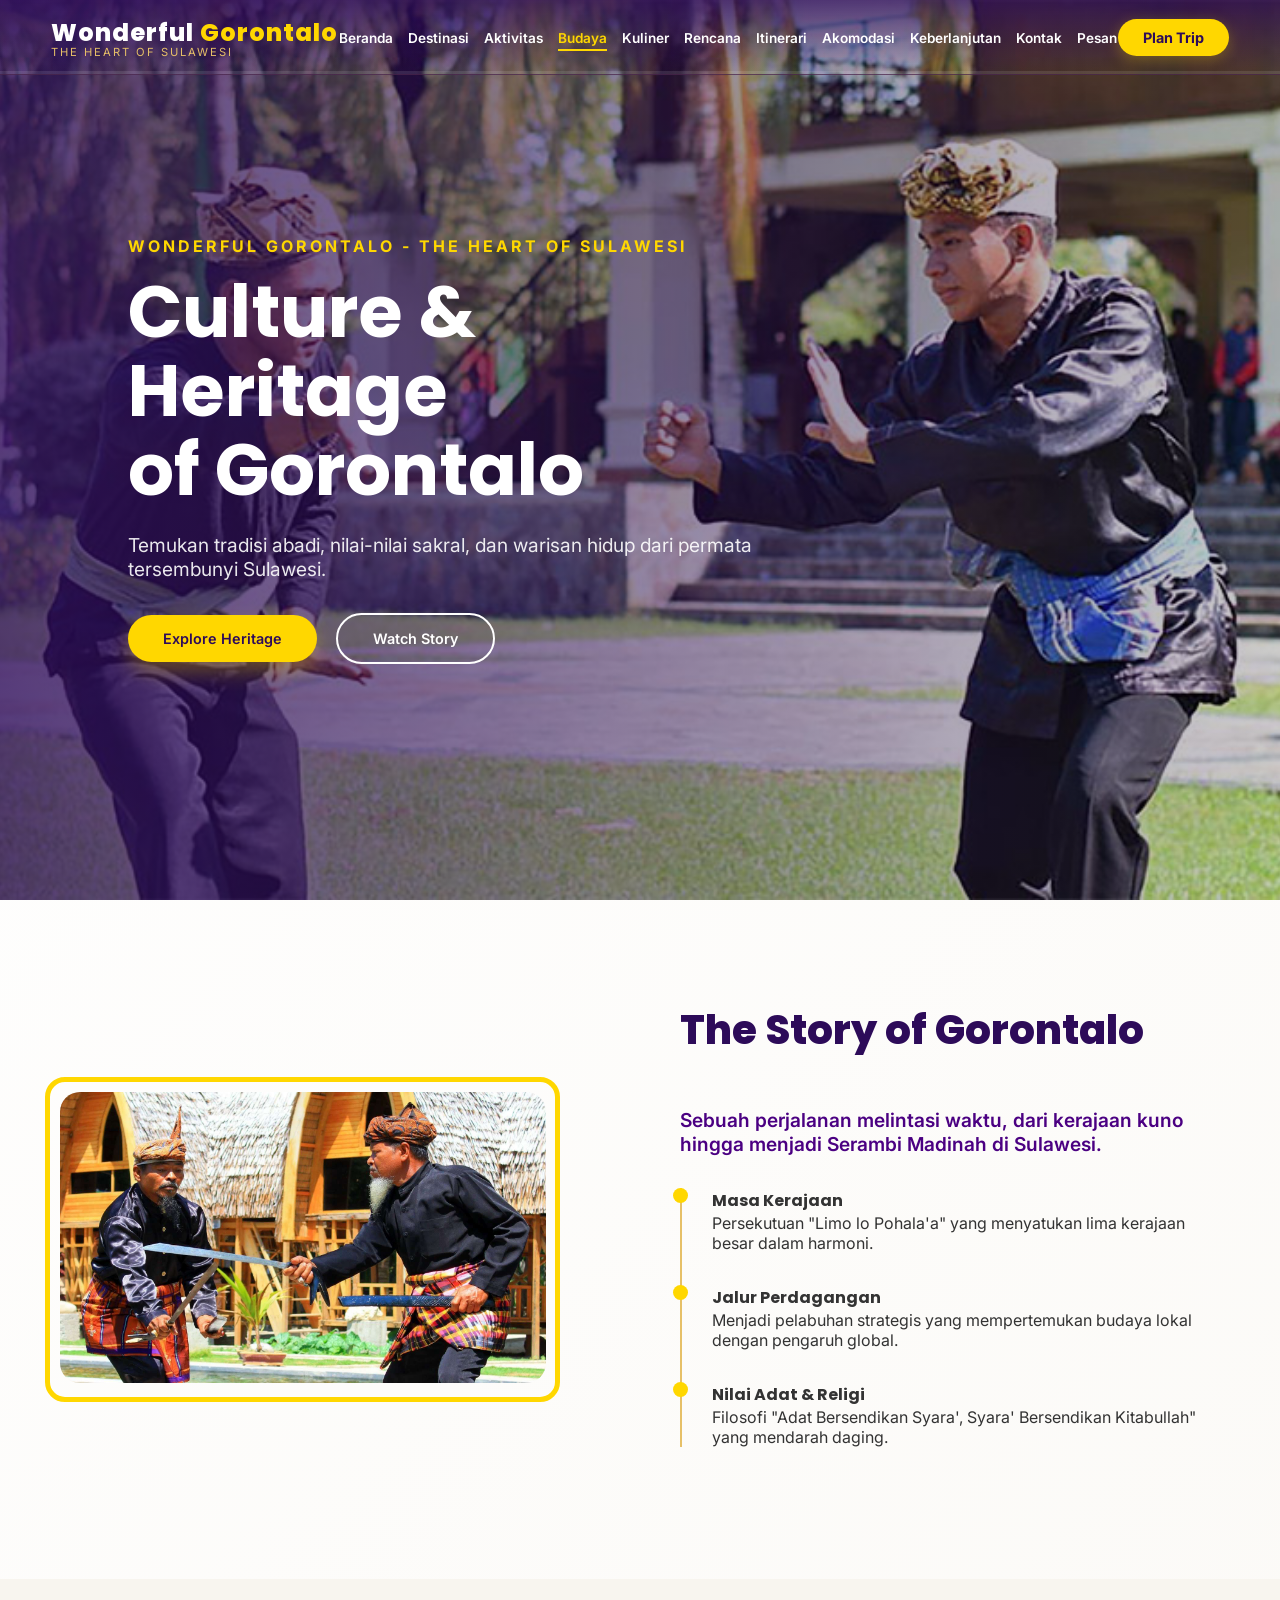
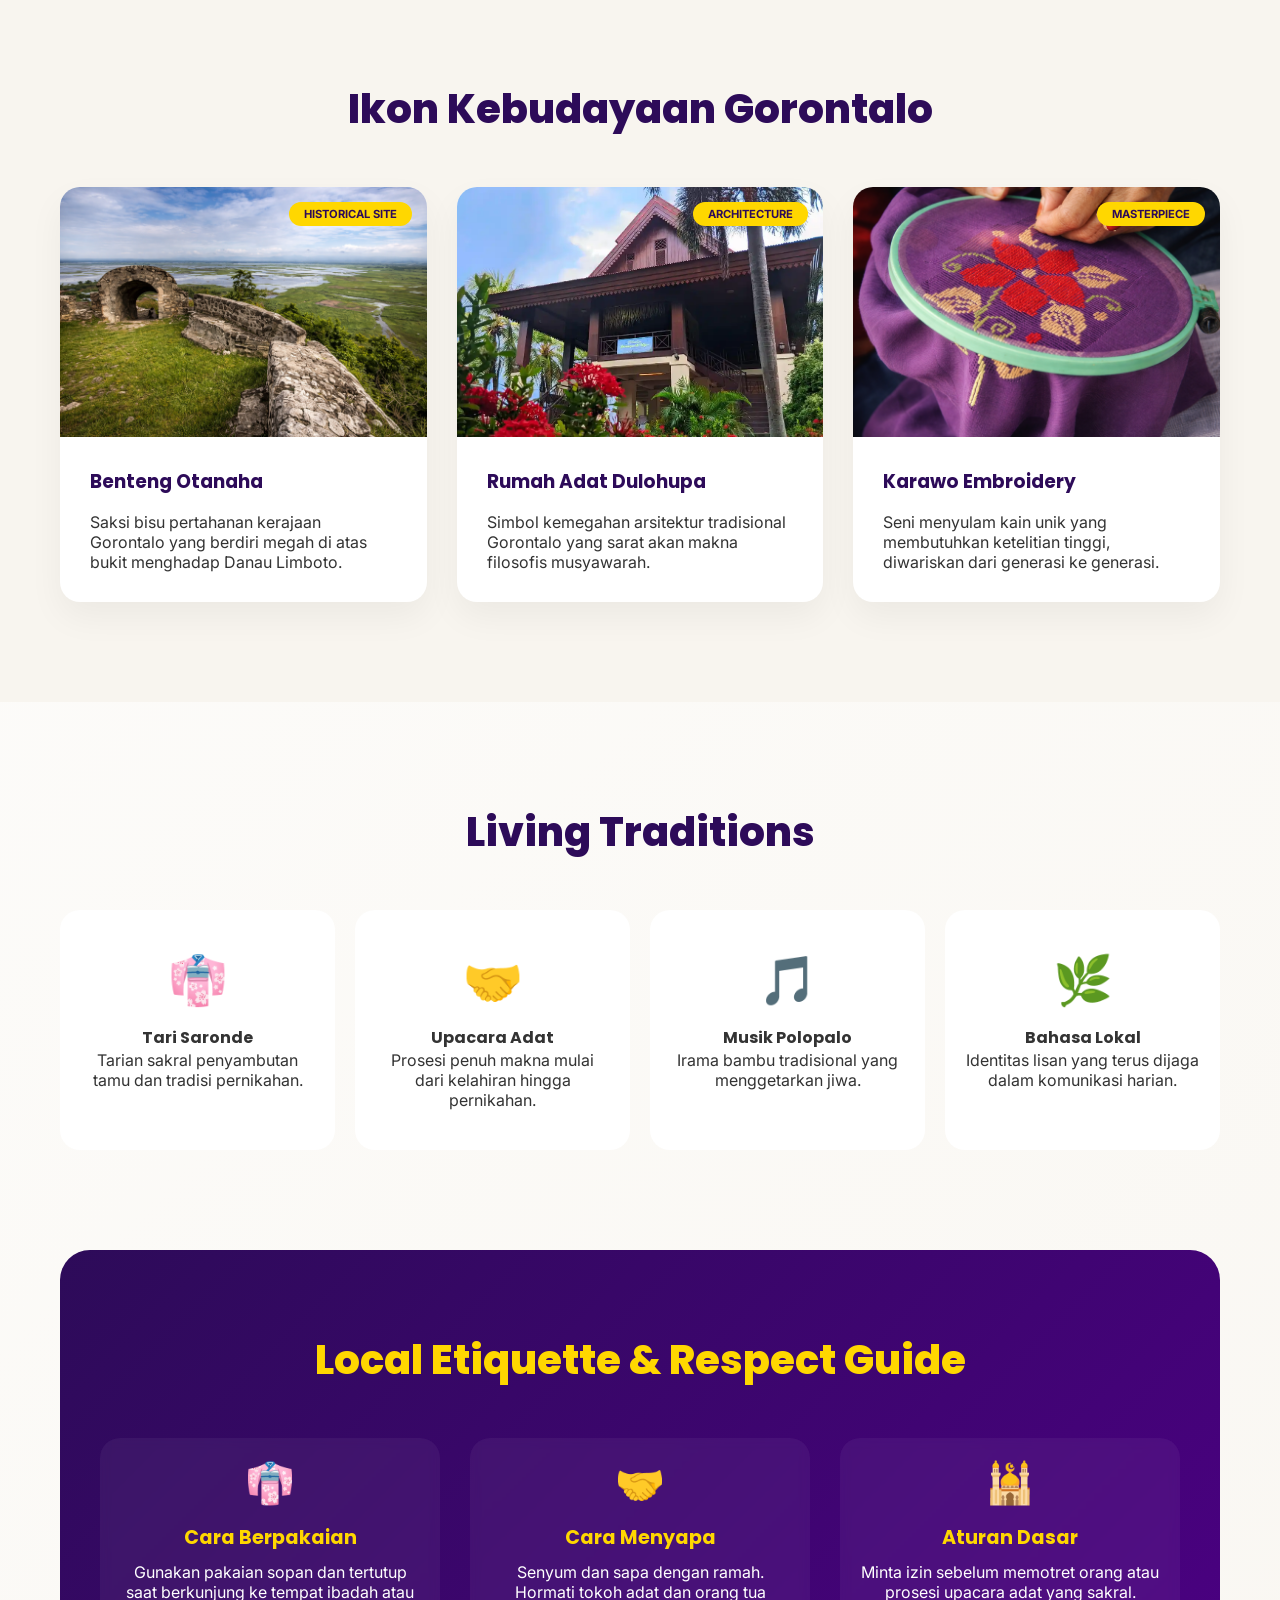
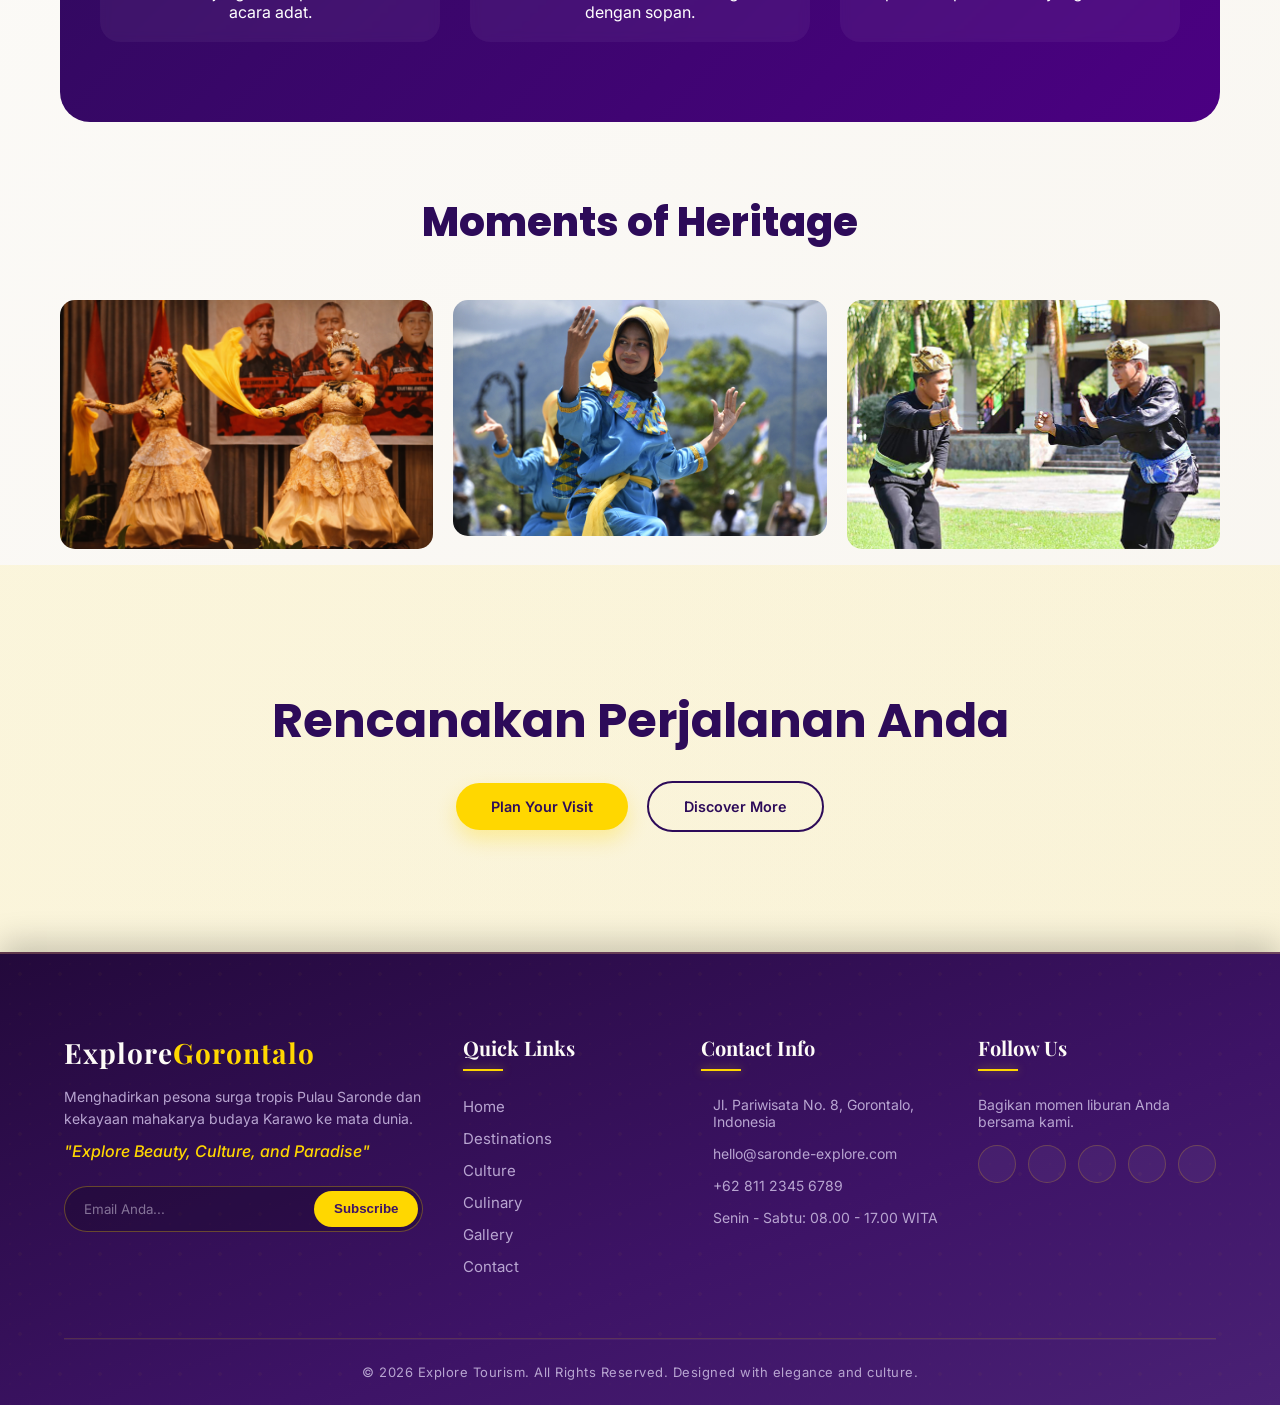
<file: culture.html>
<!DOCTYPE html>
<html lang="id">
<head>
    <meta charset="UTF-8">
    <meta name="viewport" content="width=device-width, initial-scale=1.0">
    <title>Culture & Heritage | Wonderful Gorontalo</title>
    
    <link rel="preconnect" href="https://fonts.googleapis.com">
    <link rel="preconnect" href="https://fonts.gstatic.com" crossorigin>
    <link href="https://fonts.googleapis.com/css2?family=Inter:wght@300;400;600&family=Poppins:wght@300;400;600;700;800&display=swap" rel="stylesheet">
    
    <link rel="stylesheet" href="css/culture.css">
    <link rel="stylesheet" href="css/navbar.css">
    <link rel="stylesheet" href="css/footer.css">
</head>
<body>

<div id="navbar-container"></div>

    <section class="hero">
        <div class="hero-overlay"></div>
        <div class="hero-content">
            <span class="tagline">Wonderful Gorontalo - The Heart of Sulawesi</span>
            <h1>Culture & Heritage <br>of Gorontalo</h1>
            <p>Temukan tradisi abadi, nilai-nilai sakral, dan warisan hidup dari permata tersembunyi Sulawesi.</p>
            <div class="hero-btns">
                <a href="#history" class="btn btn-gold">Explore Heritage</a>
                <a href="#" class="btn btn-outline">Watch Story</a>
            </div>
        </div>
      </div>
    </section>

    <section id="history" class="history section-reveal">
        <div class="container">
            <div class="history-grid">
                <div class="history-img">
                    <img src="assets/image/budaya.png" alt="Gorontalo History">
                    <div class="img-accent"></div>
                </div>
                <div class="history-text">
                    <h2 class="section-title">The Story of Gorontalo</h2>
                    <p class="accent-p">Sebuah perjalanan melintasi waktu, dari kerajaan kuno hingga menjadi Serambi Madinah di Sulawesi.</p>
                    <div class="timeline">
                        <div class="timeline-item">
                            <h4>Masa Kerajaan</h4>
                            <p>Persekutuan "Limo lo Pohala'a" yang menyatukan lima kerajaan besar dalam harmoni.</p>
                        </div>
                        <div class="timeline-item">
                            <h4>Jalur Perdagangan</h4>
                            <p>Menjadi pelabuhan strategis yang mempertemukan budaya lokal dengan pengaruh global.</p>
                        </div>
                        <div class="timeline-item">
                            <h4>Nilai Adat & Religi</h4>
                            <p>Filosofi "Adat Bersendikan Syara', Syara' Bersendikan Kitabullah" yang mendarah daging.</p>
                        </div>
                    </div>
                </div>
            </div>
        </div>
    </section>

    <section class="heritage section-reveal">
        <div class="container">
            <h2 class="section-title text-center">Ikon Kebudayaan Gorontalo</h2>
            <div class="card-grid">
                <div class="h-card">
                    <div class="card-img" style="background-image: url('assets/image/hiji.png');">
                        <span class="badge">Historical Site</span>
                    </div>
                    <div class="card-info">
                        <h3>Benteng Otanaha</h3>
                        <p>Saksi bisu pertahanan kerajaan Gorontalo yang berdiri megah di atas bukit menghadap Danau Limboto.</p>
                    </div>
                </div>
                <div class="h-card">
                    <div class="card-img" style="background-image: url('assets/image/dulohupa.png');">
                        <span class="badge">Architecture</span>
                    </div>
                    <div class="card-info">
                        <h3>Rumah Adat Dulohupa</h3>
                        <p>Simbol kemegahan arsitektur tradisional Gorontalo yang sarat akan makna filosofis musyawarah.</p>
                    </div>
                </div>
                <div class="h-card">
                    <div class="card-img" style="background-image: url('assets/image/tekstil.png');">
                        <span class="badge">Masterpiece</span>
                    </div>
                    <div class="card-info">
                        <h3>Karawo Embroidery</h3>
                        <p>Seni menyulam kain unik yang membutuhkan ketelitian tinggi, diwariskan dari generasi ke generasi.</p>
                    </div>
                </div>
            </div>
        </div>
    </section>

    <section class="traditions section-reveal">
        <div class="container">
            <h2 class="section-title text-center">Living Traditions</h2>
            <div class="tradition-grid">
                <div class="t-item">
                    <div class="t-icon">👘</div>
                    <h4>Tari Saronde</h4>
                    <p>Tarian sakral penyambutan tamu dan tradisi pernikahan.</p>
                </div>
                <div class="t-item">
                    <div class="t-icon">🤝</div>
                    <h4>Upacara Adat</h4>
                    <p>Prosesi penuh makna mulai dari kelahiran hingga pernikahan.</p>
                </div>
                <div class="t-item">
                    <div class="t-icon">🎵</div>
                    <h4>Musik Polopalo</h4>
                    <p>Irama bambu tradisional yang menggetarkan jiwa.</p>
                </div>
                <div class="t-item">
                    <div class="t-icon">🌿</div>
                    <h4>Bahasa Lokal</h4>
                    <p>Identitas lisan yang terus dijaga dalam komunikasi harian.</p>
                </div>
            </div>
        </div>
    </section>

    <section class="etiquette section-reveal">
        <div class="container">
            <div class="etiquette-box">
                <h2 class="section-title text-center">Local Etiquette & Respect Guide</h2>
                <div class="etiquette-grid">
                    <div class="e-card">
                        <span>👘</span>
                        <h5>Cara Berpakaian</h5>
                        <p>Gunakan pakaian sopan dan tertutup saat berkunjung ke tempat ibadah atau acara adat.</p>
                    </div>
                    <div class="e-card">
                        <span>🤝</span>
                        <h5>Cara Menyapa</h5>
                        <p>Senyum dan sapa dengan ramah. Hormati tokoh adat dan orang tua dengan sopan.</p>
                    </div>
                    <div class="e-card">
                        <span>🕌</span>
                        <h5>Aturan Dasar</h5>
                        <p>Minta izin sebelum memotret orang atau prosesi upacara adat yang sakral.</p>
                    </div>
                </div>
            </div>
        </div>
    </section>

    <section class="gallery section-reveal">
        <div class="container">
            <h2 class="section-title text-center">Moments of Heritage</h2>
            <div class="masonry">
                <div class="m-item"><img src="assets/image/tari.png" alt="Gallery"></div>
                <div class="m-item"><img src="assets/image/ig1.png" alt="Gallery"></div>
                <div class="m-item"><img src="assets/image/culturebg.png" alt="Gallery"></div>
            </div>
        </div>
    </section>

    <section class="cta">
        <div class="cta-content section-reveal">
            <h2>Rencanakan Perjalanan Anda</h2>
            <div class="cta-btns">
                <a href="#" class="btn btn-gold">Plan Your Visit</a>
                <a href="#" class="btn btn-outline-white">Discover More</a>
            </div>
        </div>
    </section>

    <div id="footer-container"></div>
    <script src="js/culture.js"></script>
    <script src="js/navbar.js"></script>
    <script src="js/footer.js"></script>
</body>
</html>
</file>
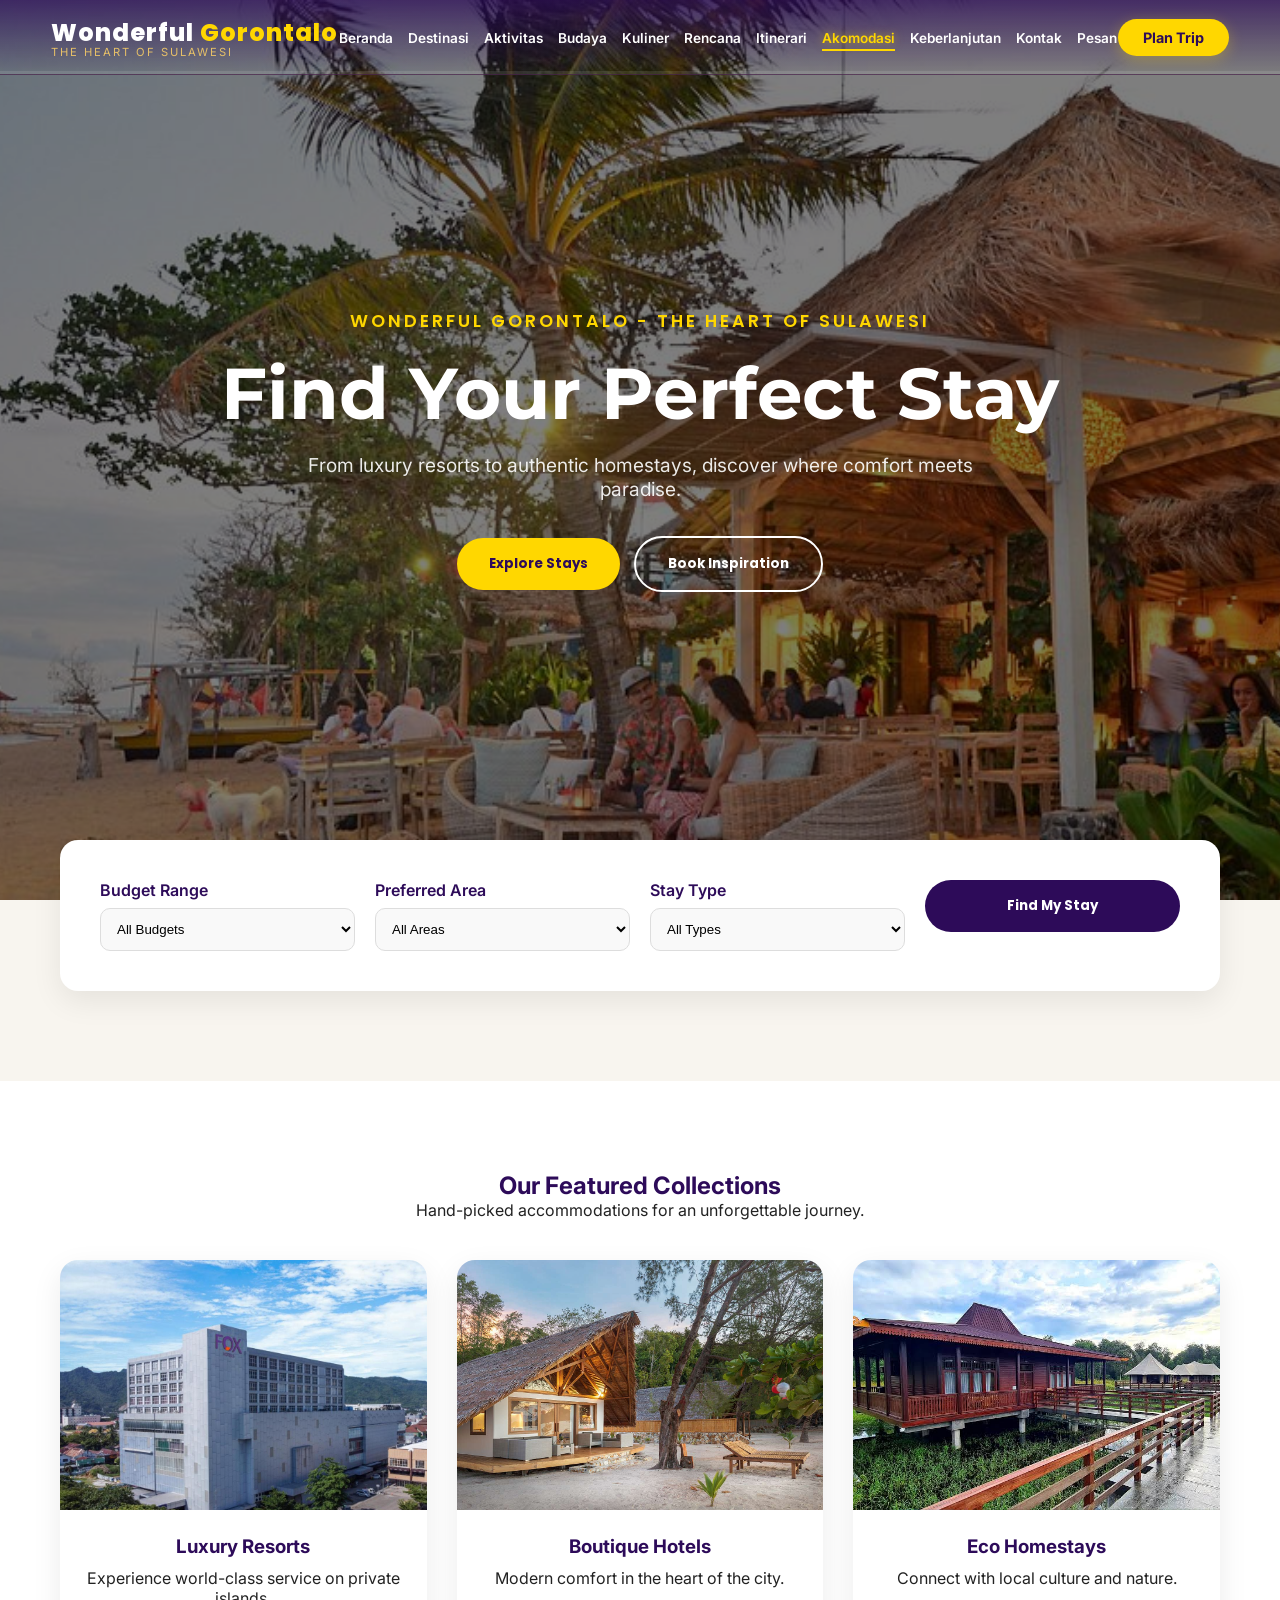
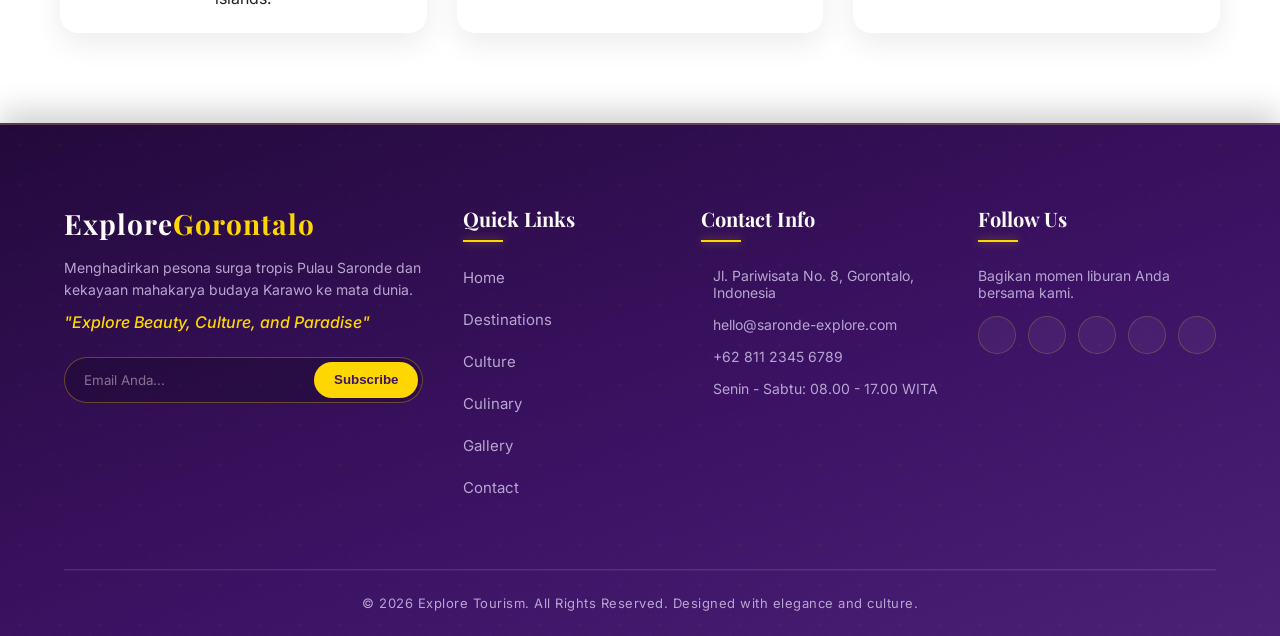
<file: hotels.html>
<!DOCTYPE html>
<html lang="en">
<head>
    <meta charset="UTF-8">
    <meta name="viewport" content="width=device-width, initial-scale=1.0">
    <title>Where to Stay | Wonderful Gorontalo</title>
    
    <link rel="preconnect" href="https://fonts.googleapis.com">
    <link rel="preconnect" href="https://fonts.gstatic.com" crossorigin>
    <link href="https://fonts.googleapis.com/css2?family=Inter:wght@300;400;500;600&family=Montserrat:wght@700;800&family=Poppins:wght@500;600;700&display=swap" rel="stylesheet">
    
    <link rel="stylesheet" href="css/hotels.css">
    <link rel="stylesheet" href="css/footer.css">
    <link rel="stylesheet" href="css/navbar.css">
</head>
<body>

<div id="navbar-container"></div>

    <section class="hero-hotel">
        <div class="hero-overlay"></div>
        <div class="hero-content">
            <span class="tagline">Wonderful Gorontalo - The Heart of Sulawesi</span>
            <h1 class="hero-title">Find Your Perfect Stay</h1>
            <p class="hero-subtitle">From luxury resorts to authentic homestays, discover where comfort meets paradise.</p>
            <div class="hero-btns">
                <button class="btn btn-gold smooth-scroll" data-target="#featured-hotels">Explore Stays</button>
                <button class="btn btn-outline smooth-scroll" data-target="#smart-finder">Book Inspiration</button>
            </div>
        </div>
    </section>

    <section id="smart-finder" class="section bg-cream">
        <div class="container">
            <div class="finder-box">
                <div class="grid-4">
                    <div class="input-group">
                        <label>Budget Range</label>
                        <select id="sf-budget" class="premium-select">
                            <option value="all">All Budgets</option>
                            <option value="low">Budget Friendly</option>
                            <option value="mid">Mid-Range</option>
                            <option value="high">Luxury</option>
                        </select>
                    </div>
                    <div class="input-group">
                        <label>Preferred Area</label>
                        <select id="sf-area" class="premium-select">
                            <option value="all">All Areas</option>
                            <option value="island">Islands</option>
                            <option value="city">City Center</option>
                            <option value="nature">Nature / Parks</option>
                        </select>
                    </div>
                    <div class="input-group">
                        <label>Stay Type</label>
                        <select id="sf-type" class="premium-select">
                            <option value="all">All Types</option>
                            <option value="resort">Resorts</option>
                            <option value="hotel">Hotels</option>
                            <option value="homestay">Homestays</option>
                        </select>
                    </div>
                    <div class="btn-align">
                        <button id="btn-search-stay" class="btn btn-deep w-100">Find My Stay</button>
                    </div>
                </div>
            </div>
            <div id="finder-results" class="hotel-grid mt-40 hidden"></div>
        </div>
    </section>

    <section id="featured-hotels" class="section">
        <div class="container">
            <div class="section-header text-center reveal">
                <h2 class="text-deep-purple">Our Featured Collections</h2>
                <p>Hand-picked accommodations for an unforgettable journey.</p>
            </div>
            <div class="grid-3 mt-40">
                <div class="type-card reveal">
                    <div class="type-img" style="background-image: url('assets/image/hotel.png');"></div>
                    <div class="type-content">
                        <h3>Luxury Resorts</h3>
                        <p>Experience world-class service on private islands.</p>
                    </div>
                </div>
                <div class="type-card reveal">
                    <div class="type-img" style="background-image: url('assets/image/resort.png');"></div>
                    <div class="type-content">
                        <h3>Boutique Hotels</h3>
                        <p>Modern comfort in the heart of the city.</p>
                    </div>
                </div>
                <div class="type-card reveal">
                    <div class="type-img" style="background-image: url('assets/image/eco.png');"></div>
                    <div class="type-content">
                        <h3>Eco Homestays</h3>
                        <p>Connect with local culture and nature.</p>
                    </div>
                </div>
            </div>
        </div>
    </section>


    <div id="footer-container"></div>
    <script src="js/hotels.js"></script>
    <script src="js/footer.js"></script>
    <script src="js/navbar.js"></script>
</body>
</html>
</file>
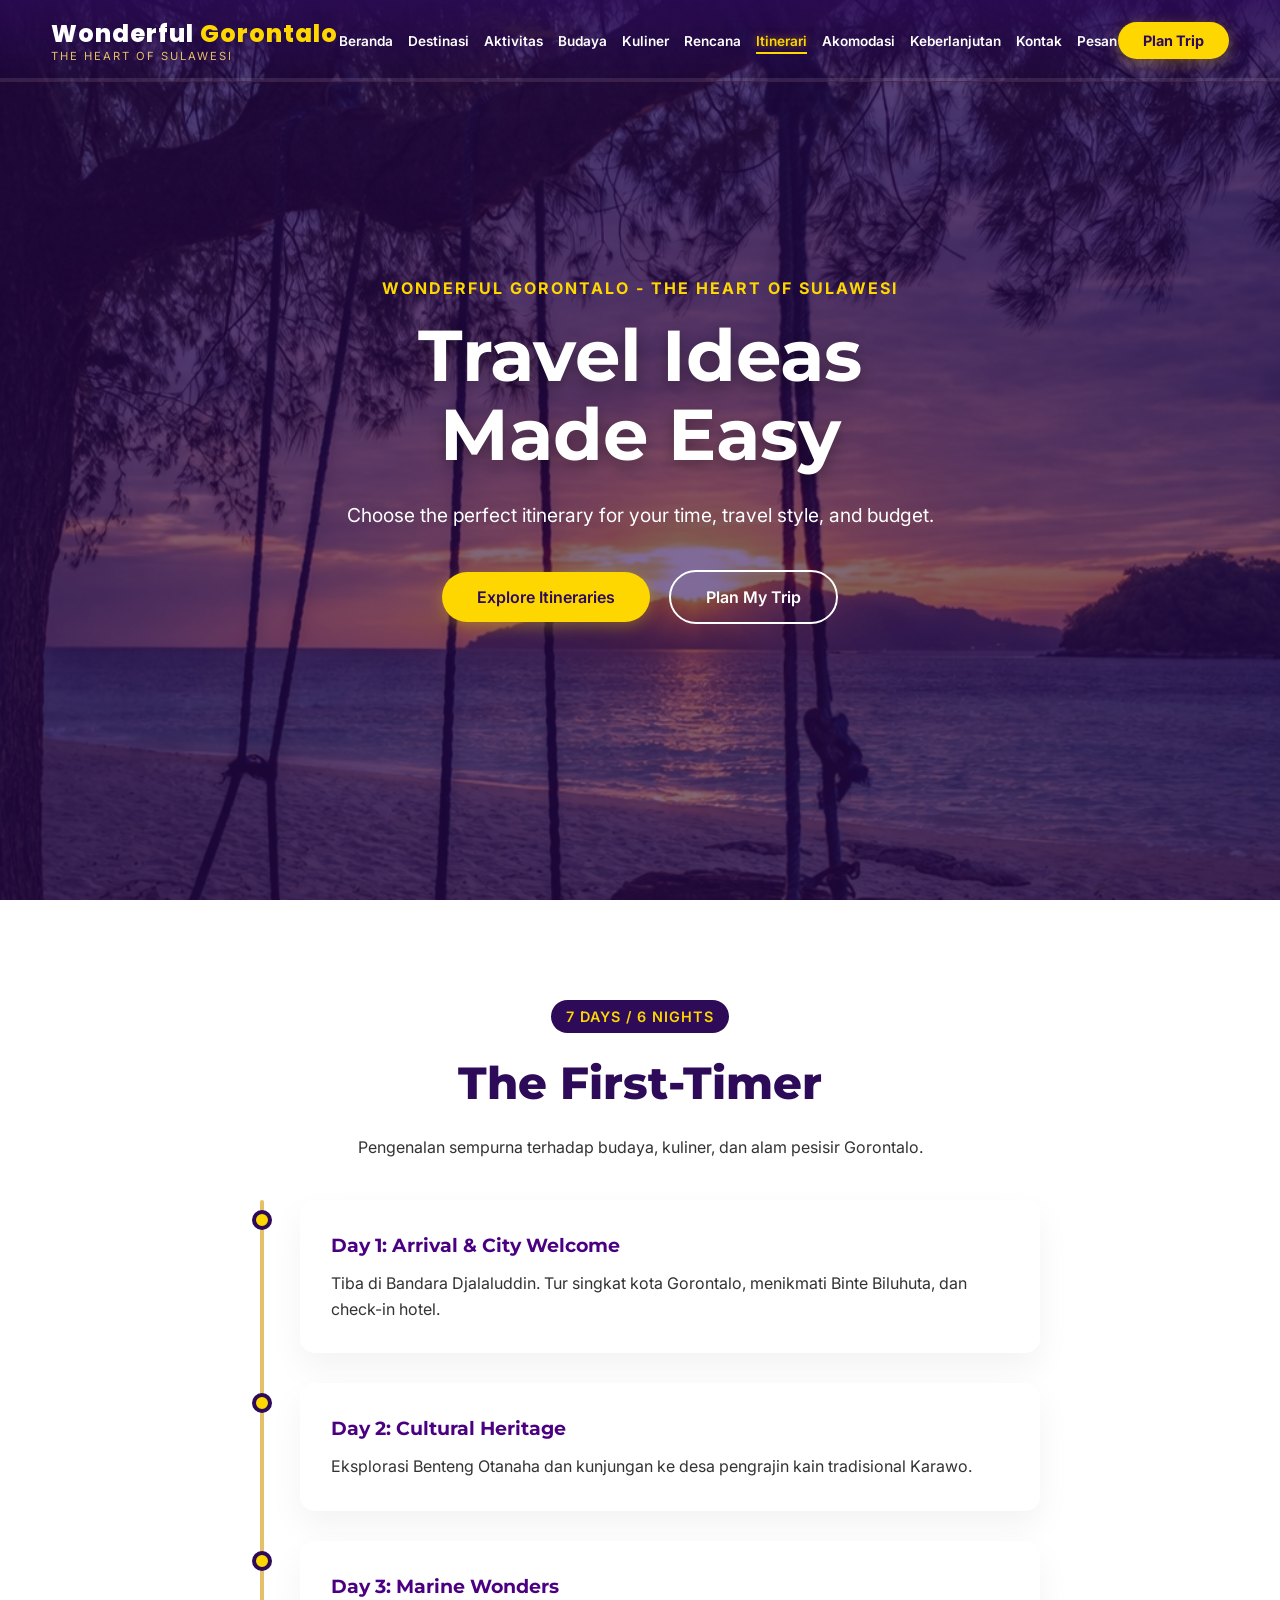
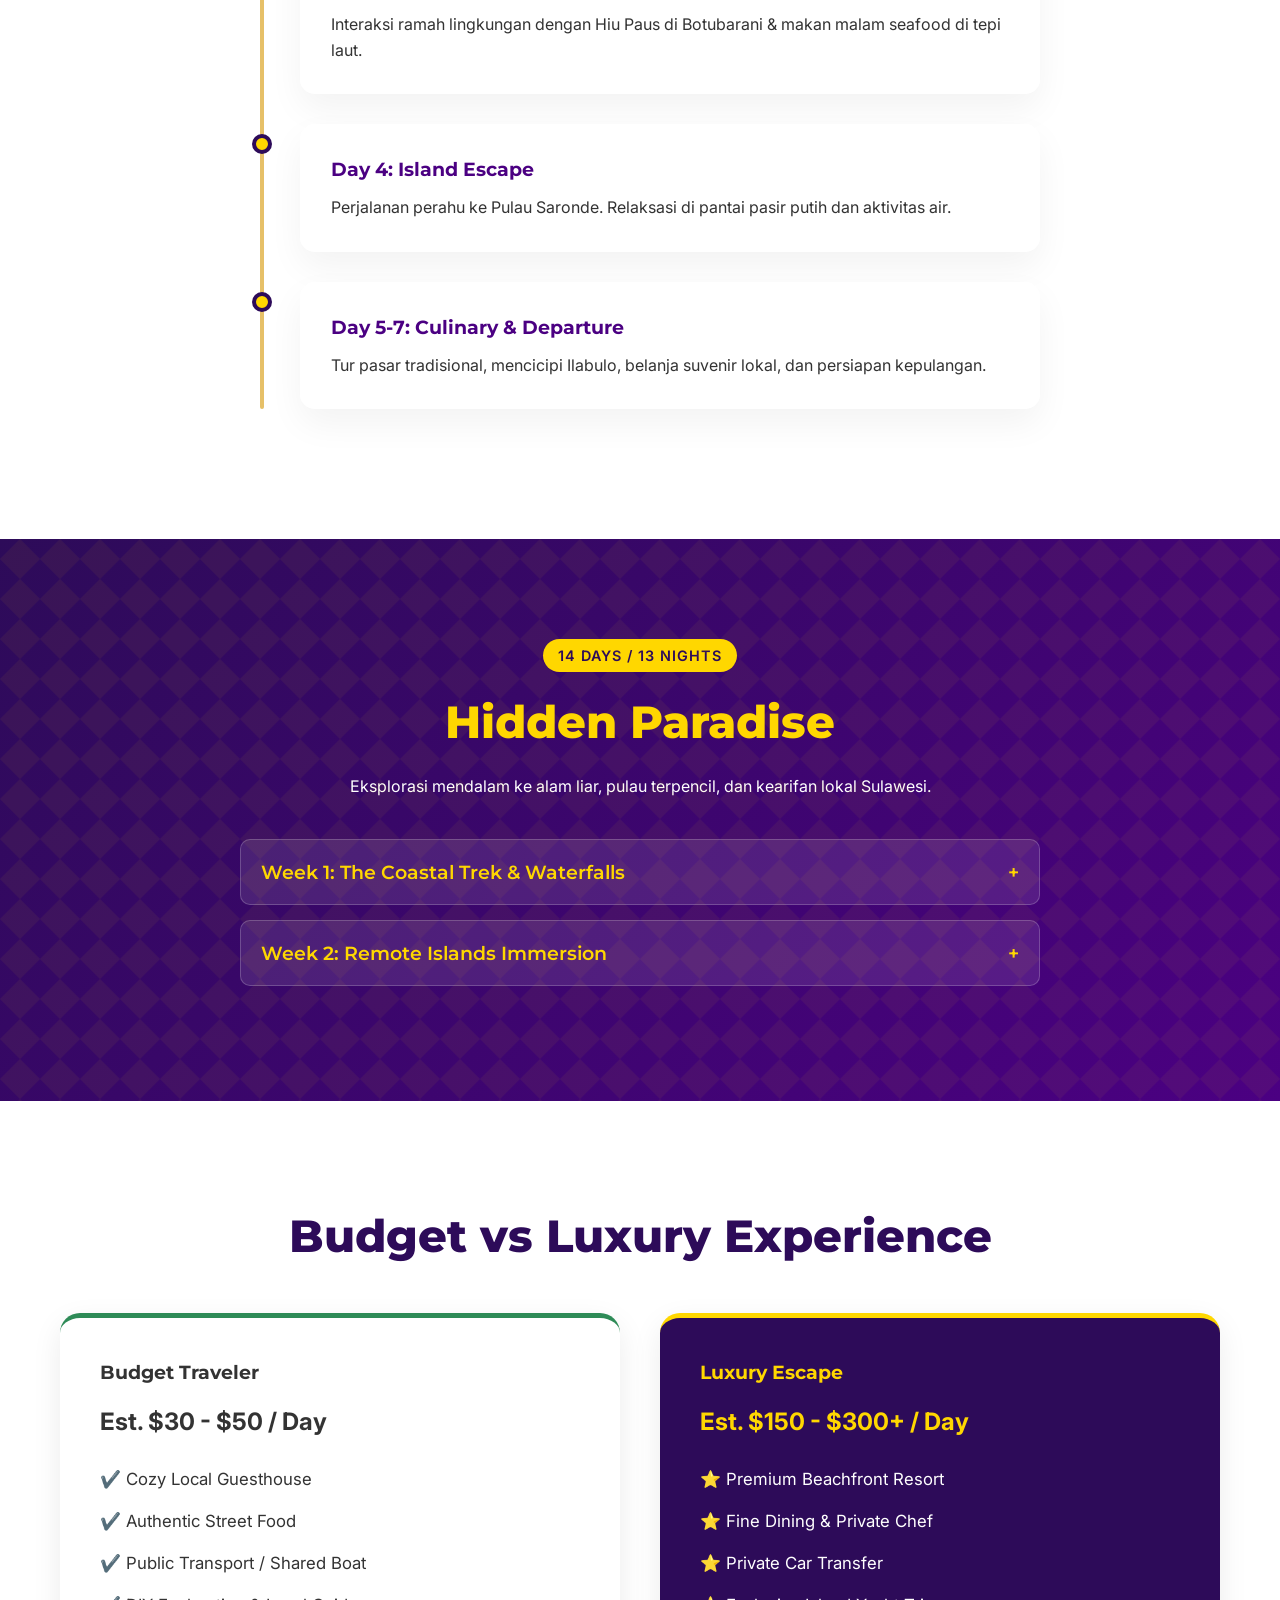
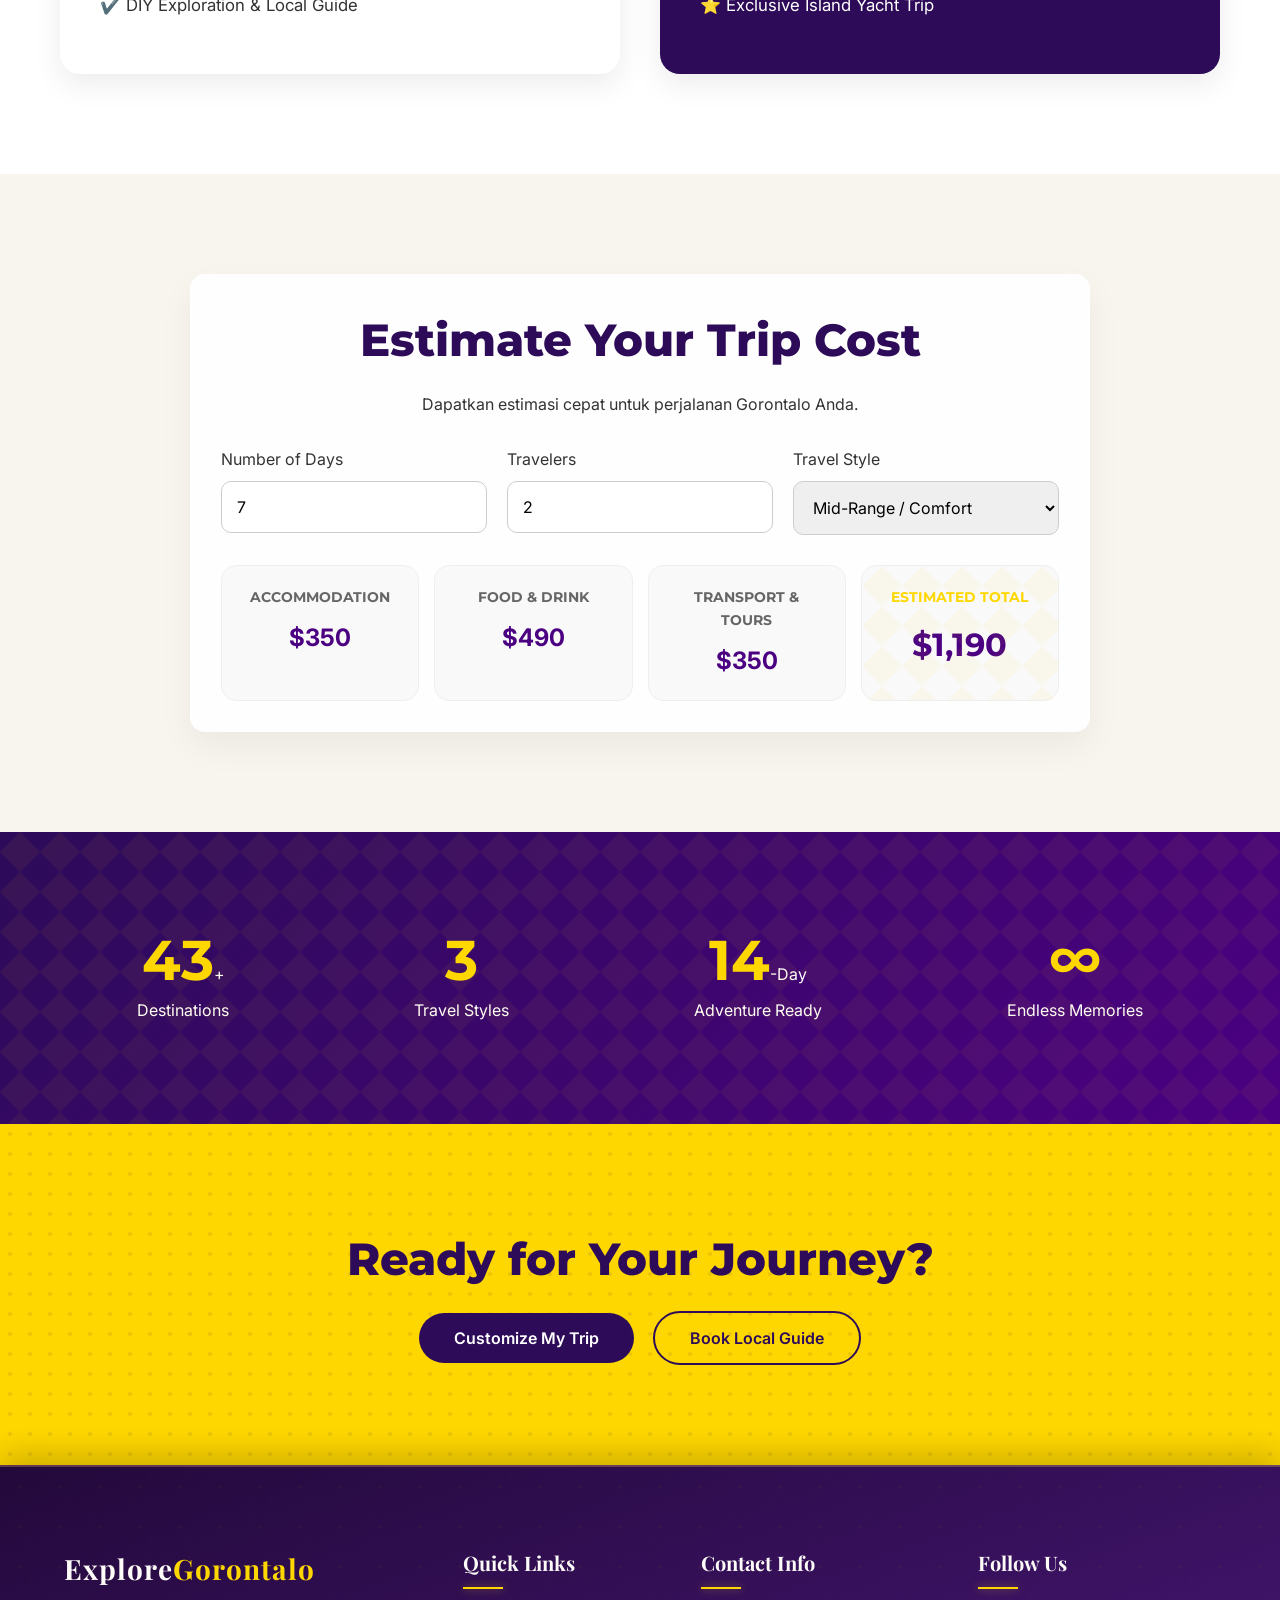
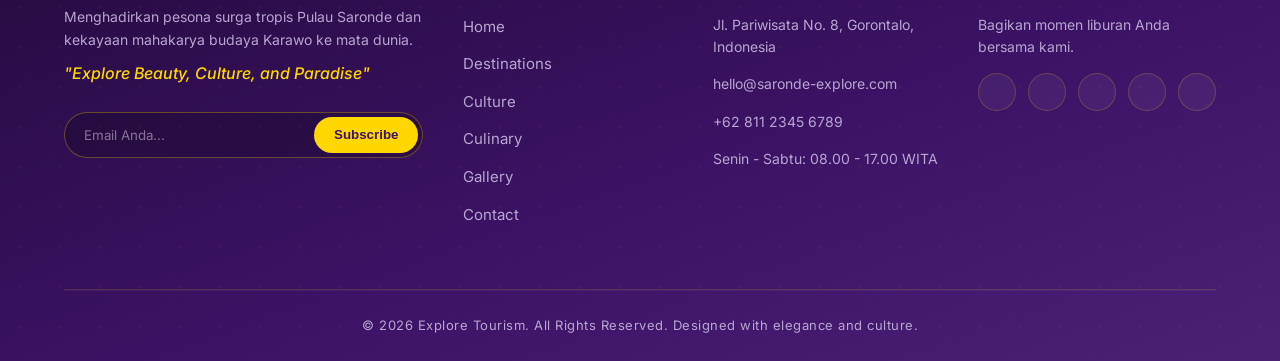
<file: itineraries.html>
<!DOCTYPE html>
<html lang="en">
<head>
    <meta charset="UTF-8">
    <meta name="viewport" content="width=device-width, initial-scale=1.0">
    <title>Sample Itineraries | Wonderful Gorontalo</title>
    
    <link rel="preconnect" href="https://fonts.googleapis.com">
    <link rel="preconnect" href="https://fonts.gstatic.com" crossorigin>
    <link href="https://fonts.googleapis.com/css2?family=Inter:wght@300;400;500;600&family=Montserrat:wght@700;800&family=Poppins:wght@500;600;700&display=swap" rel="stylesheet">
    
    <link rel="stylesheet" href="css/itineraries.css">
    <link rel="stylesheet" href="css/footer.css">
    <link rel="stylesheet" href="css/navbar.css">
</head>
<body>

<div id="navbar-container"></div>

    <section class="hero-itin">
        <div class="hero-overlay"></div>
        <div class="hero-content reveal-load">
            <span class="tagline">Wonderful Gorontalo - The Heart of Sulawesi</span>
            <h1 class="hero-title">Travel Ideas <br>Made Easy</h1>
            <p class="hero-subtitle">Choose the perfect itinerary for your time, travel style, and budget.</p>
            <div class="hero-btns">
                <button class="btn btn-gold smooth-scroll" data-target="#first-timer">Explore Itineraries</button>
                <button class="btn btn-outline smooth-scroll" data-target="#calculator">Plan My Trip</button>
            </div>
        </div>
        <div class="scroll-indicator"><div class="mouse"></div></div>
    </section>

    <section id="first-timer" class="timeline-section section-padding reveal">
        <div class="container">
            <div class="section-header text-center">
                <span class="badge">7 Days / 6 Nights</span>
                <h2 class="section-title">The First-Timer</h2>
                <p>Pengenalan sempurna terhadap budaya, kuliner, dan alam pesisir Gorontalo.</p>
            </div>
            
            <div class="timeline mt-40">
                <div class="timeline-item">
                    <div class="timeline-dot"></div>
                    <div class="timeline-content glass-card">
                        <h3>Day 1: Arrival & City Welcome</h3>
                        <p>Tiba di Bandara Djalaluddin. Tur singkat kota Gorontalo, menikmati Binte Biluhuta, dan check-in hotel.</p>
                    </div>
                </div>
                <div class="timeline-item">
                    <div class="timeline-dot"></div>
                    <div class="timeline-content glass-card">
                        <h3>Day 2: Cultural Heritage</h3>
                        <p>Eksplorasi Benteng Otanaha dan kunjungan ke desa pengrajin kain tradisional Karawo.</p>
                    </div>
                </div>
                <div class="timeline-item">
                    <div class="timeline-dot"></div>
                    <div class="timeline-content glass-card">
                        <h3>Day 3: Marine Wonders</h3>
                        <p>Interaksi ramah lingkungan dengan Hiu Paus di Botubarani & makan malam seafood di tepi laut.</p>
                    </div>
                </div>
                <div class="timeline-item">
                    <div class="timeline-dot"></div>
                    <div class="timeline-content glass-card">
                        <h3>Day 4: Island Escape</h3>
                        <p>Perjalanan perahu ke Pulau Saronde. Relaksasi di pantai pasir putih dan aktivitas air.</p>
                    </div>
                </div>
                <div class="timeline-item">
                    <div class="timeline-dot"></div>
                    <div class="timeline-content glass-card">
                        <h3>Day 5-7: Culinary & Departure</h3>
                        <p>Tur pasar tradisional, mencicipi Ilabulo, belanja suvenir lokal, dan persiapan kepulangan.</p>
                    </div>
                </div>
            </div>
        </div>
    </section>

    <section class="accordion-section section-padding bg-gradient-purple text-light reveal">
        <div class="container">
            <div class="section-header text-center">
                <span class="badge badge-gold">14 Days / 13 Nights</span>
                <h2 class="section-title text-gold">Hidden Paradise</h2>
                <p>Eksplorasi mendalam ke alam liar, pulau terpencil, dan kearifan lokal Sulawesi.</p>
            </div>
            
            <div class="accordion-wrapper mt-40">
                <div class="accordion-item">
                    <button class="accordion-header">Week 1: The Coastal Trek & Waterfalls <span class="icon">+</span></button>
                    <div class="accordion-content">
                        <p><strong>Day 1-3:</strong> Trekking Air Terjun Lombongo & pemandian air panas alami di tengah hutan tropis.</p>
                        <p><strong>Day 4-7:</strong> Ekspedisi desa pesisir, memancing bersama nelayan lokal, dan menikmati tangkapan segar.</p>
                    </div>
                </div>
                <div class="accordion-item">
                    <button class="accordion-header">Week 2: Remote Islands Immersion <span class="icon">+</span></button>
                    <div class="accordion-content">
                        <p><strong>Day 8-11:</strong> Island hopping ke pulau-pulau tak berpenghuni. Snorkeling di terumbu karang perawan.</p>
                        <p><strong>Day 12-14:</strong> Tinggal bersama keluarga lokal (Village Stay), belajar memasak kuliner autentik, dan kembali ke kota.</p>
                    </div>
                </div>
            </div>
        </div>
    </section>

    <section class="compare-section section-padding reveal">
        <div class="container">
            <h2 class="section-title text-center">Budget vs Luxury Experience</h2>
            <div class="grid-2 mt-40">
                <div class="compare-card budget-card">
                    <h3>Budget Traveler</h3>
                    <div class="price-est">Est. $30 - $50 / Day</div>
                    <ul class="check-list">
                        <li>✔️ Cozy Local Guesthouse</li>
                        <li>✔️ Authentic Street Food</li>
                        <li>✔️ Public Transport / Shared Boat</li>
                        <li>✔️ DIY Exploration & Local Guide</li>
                    </ul>
                </div>
                <div class="compare-card luxury-card">
                    <h3>Luxury Escape</h3>
                    <div class="price-est text-gold">Est. $150 - $300+ / Day</div>
                    <ul class="check-list">
                        <li>⭐ Premium Beachfront Resort</li>
                        <li>⭐ Fine Dining & Private Chef</li>
                        <li>⭐ Private Car Transfer</li>
                        <li>⭐ Exclusive Island Yacht Trip</li>
                    </ul>
                </div>
            </div>
        </div>
    </section>

    <section id="calculator" class="calc-section section-padding bg-cream reveal">
        <div class="container">
            <div class="calc-wrapper glass-card text-center">
                <h2 class="section-title">Estimate Your Trip Cost</h2>
                <p class="mb-30">Dapatkan estimasi cepat untuk perjalanan Gorontalo Anda.</p>
                
                <div class="calc-grid">
                    <div class="input-group">
                        <label>Number of Days</label>
                        <input type="number" id="calc-days" value="7" min="1" class="premium-input">
                    </div>
                    <div class="input-group">
                        <label>Travelers</label>
                        <input type="number" id="calc-people" value="2" min="1" class="premium-input">
                    </div>
                    <div class="input-group">
                        <label>Travel Style</label>
                        <select id="calc-style" class="premium-input">
                            <option value="budget">Budget / Backpacker</option>
                            <option value="mid" selected>Mid-Range / Comfort</option>
                            <option value="luxury">Luxury / Premium</option>
                        </select>
                    </div>
                </div>
                
                <div class="calc-results mt-30">
                    <div class="result-box">
                        <h4>Accommodation</h4>
                        <p id="res-hotel">$0</p>
                    </div>
                    <div class="result-box">
                        <h4>Food & Drink</h4>
                        <p id="res-food">$0</p>
                    </div>
                    <div class="result-box">
                        <h4>Transport & Tours</h4>
                        <p id="res-trans">$0</p>
                    </div>
                    <div class="result-box total-box bg-gradient-purple text-light">
                        <h4 class="text-gold">Estimated Total</h4>
                        <h2 id="res-total">$0</h2>
                    </div>
                </div>
            </div>
        </div>
    </section>

    <section class="stats-section bg-gradient-purple text-light section-padding reveal">
        <div class="container stats-grid">
            <div class="stat-item">
                <h2 class="counter text-gold" data-target="50">0</h2><span>+</span>
                <p>Destinations</p>
            </div>
            <div class="stat-item">
                <h2 class="counter text-gold" data-target="3">0</h2>
                <p>Travel Styles</p>
            </div>
            <div class="stat-item">
                <h2 class="counter text-gold" data-target="14">0</h2><span>-Day</span>
                <p>Adventure Ready</p>
            </div>
            <div class="stat-item">
                <h2 class="text-gold">∞</h2>
                <p>Endless Memories</p>
            </div>
        </div>
    </section>

    <section class="cta-section text-center reveal">
        <div class="cta-overlay"></div>
        <div class="cta-content">
            <h2 class="section-title text-deep-purple">Ready for Your Journey?</h2>
            <div class="hero-btns mt-30">
                <button class="btn btn-deep">Customize My Trip</button>
                <button class="btn btn-outline-dark">Book Local Guide</button>
            </div>
        </div>
    </section>

    <div id="footer-container"></div>
    <script src="js/itineraries.js"></script>
    <script src="js/footer.js"></script>
    <script src="js/navbar.js"></script>

</body>
</html>
</file>
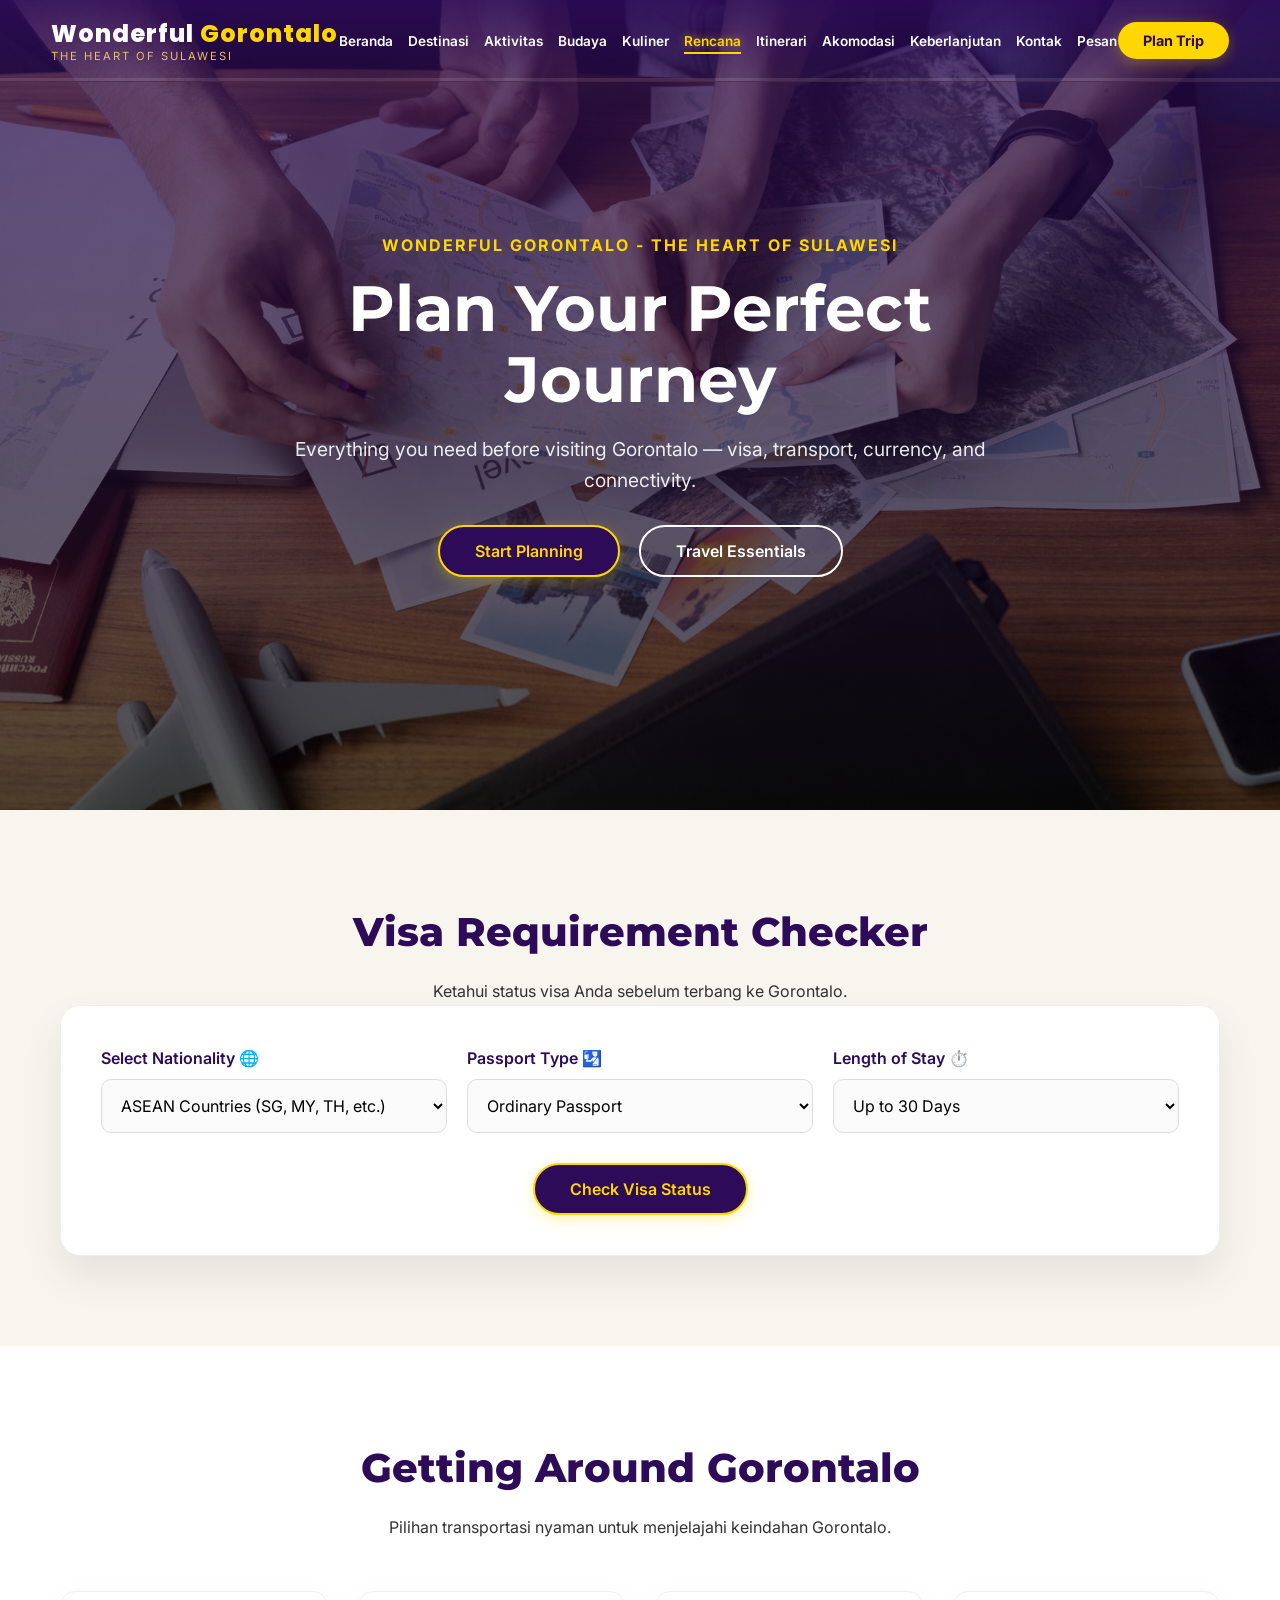
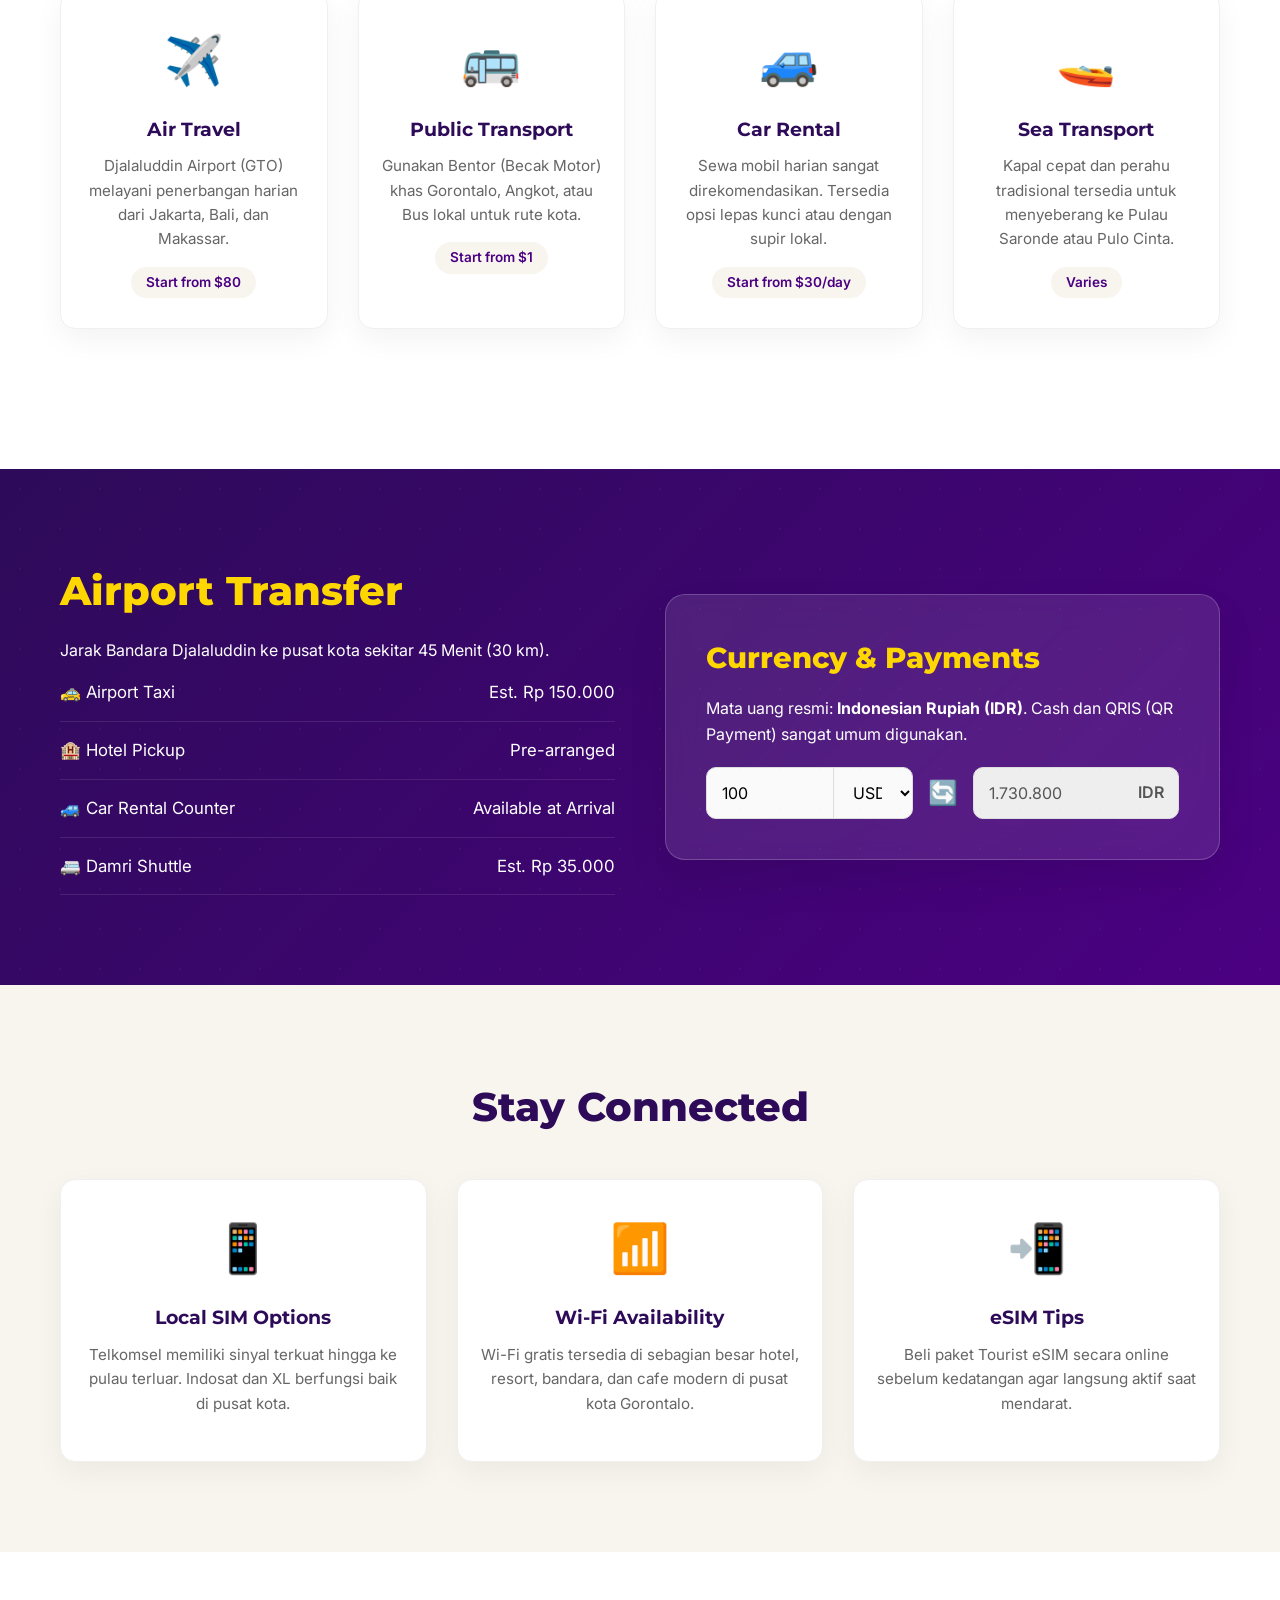
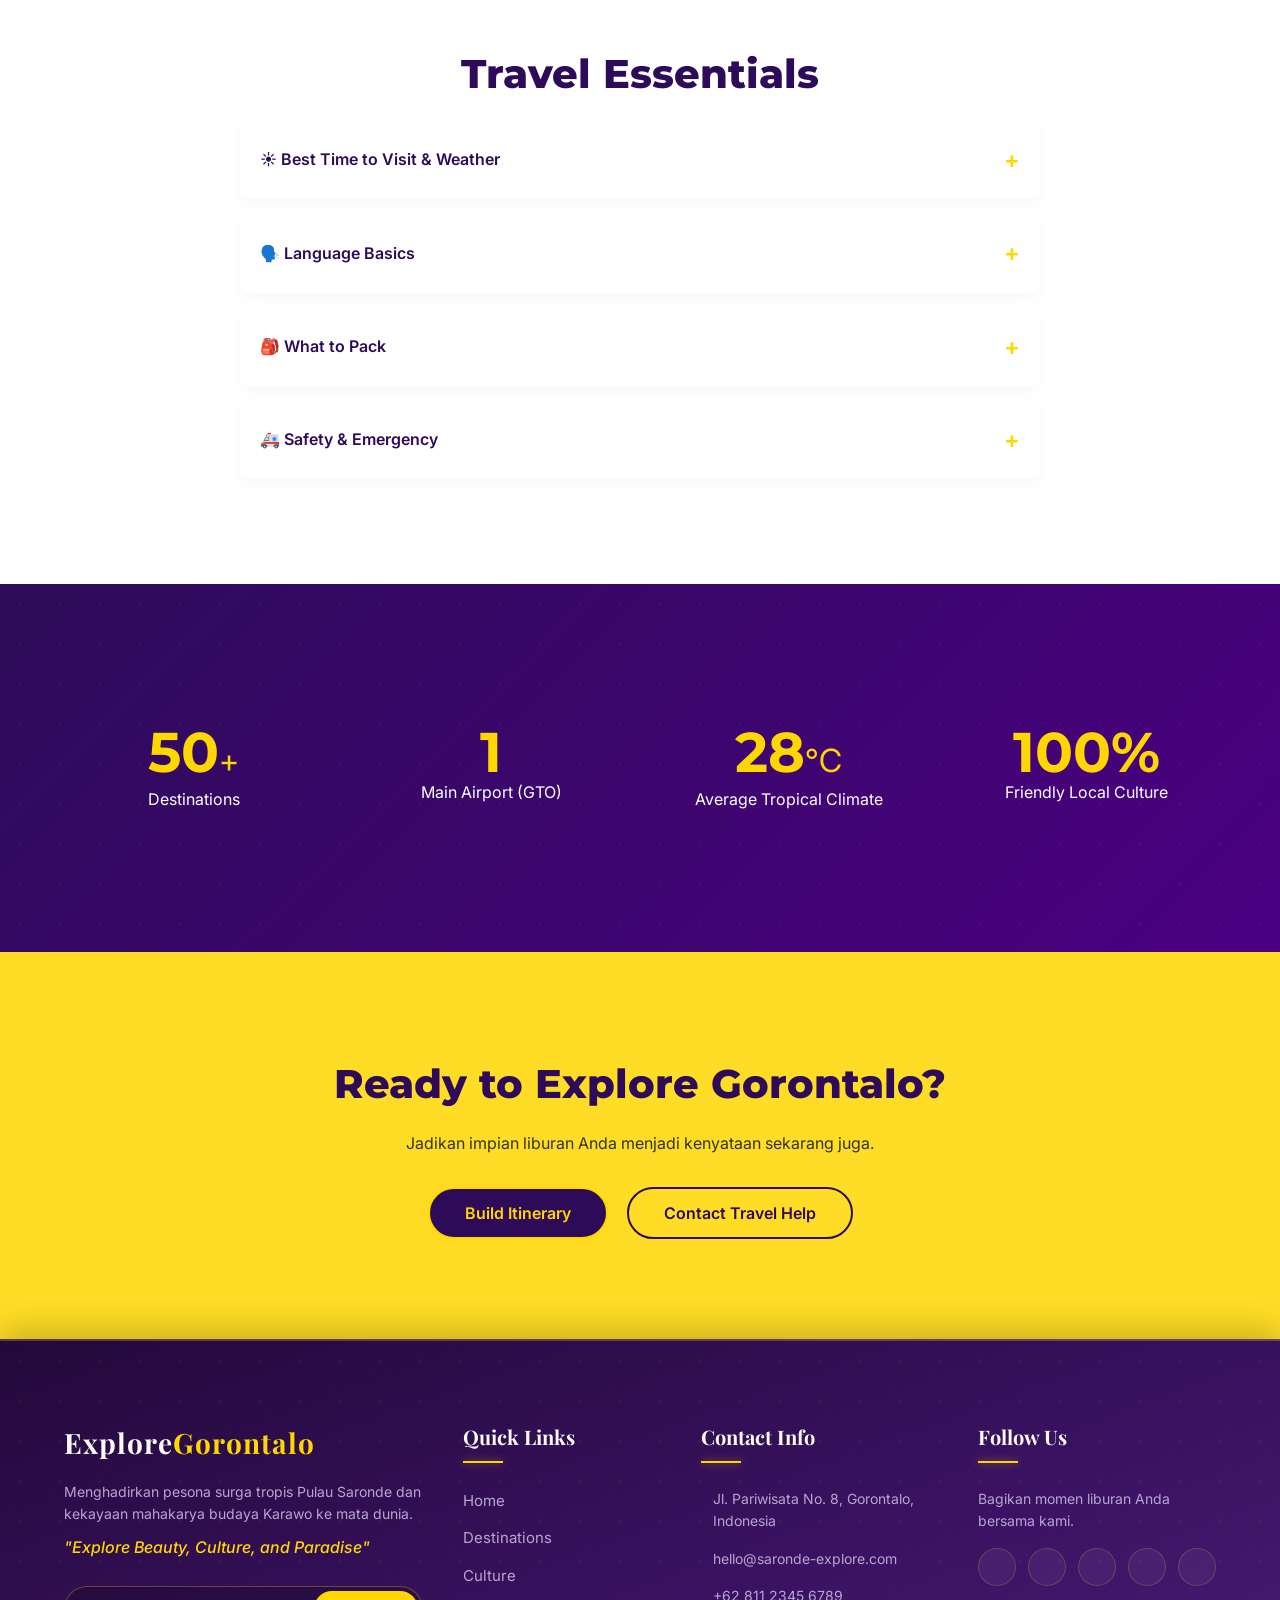
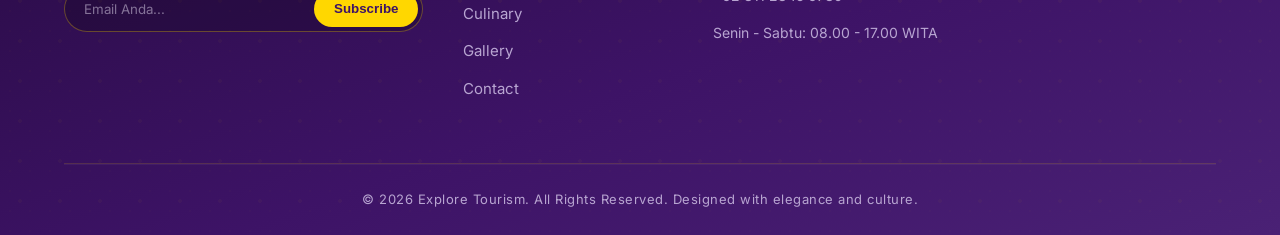
<file: plan-trip.html>
<!DOCTYPE html>
<html lang="id">
<head>
    <meta charset="UTF-8">
    <meta name="viewport" content="width=device-width, initial-scale=1.0">
    <title>Plan Your Trip | Wonderful Gorontalo</title>
    
    <link rel="preconnect" href="https://fonts.googleapis.com">
    <link rel="preconnect" href="https://fonts.gstatic.com" crossorigin>
    <link href="https://fonts.googleapis.com/css2?family=Inter:wght@300;400;500;600&family=Montserrat:wght@700;800&family=Poppins:wght@500;600;700&display=swap" rel="stylesheet">
    
    <link rel="stylesheet" href="css/plan-trip.css">
    <link rel="stylesheet" href="css/footer.css">
    <link rel="stylesheet" href="css/navbar.css">
</head>
<body>

<div id="navbar-container"></div>

    <section class="hero-plan">
        <div class="hero-overlay"></div>
        <div class="hero-content text-center reveal-load">
            <span class="tagline">Wonderful Gorontalo - The Heart of Sulawesi</span>
            <h1 class="hero-title">Plan Your Perfect Journey</h1>
            <p class="hero-subtitle">Everything you need before visiting Gorontalo — visa, transport, currency, and connectivity.</p>
            <div class="hero-btns">
                <button class="btn btn-gold smooth-scroll" data-target="#visa-section">Start Planning</button>
                <button class="btn btn-outline smooth-scroll" data-target="#essentials-section">Travel Essentials</button>
            </div>
        </div>
        <div class="scroll-indicator">
            <div class="mouse"></div>
        </div>
    </section>

    <section id="visa-section" class="visa-section section-padding bg-cream reveal">
        <div class="container">
            <div class="section-header text-center">
                <h2 class="section-title">Visa Requirement Checker</h2>
                <p>Ketahui status visa Anda sebelum terbang ke Gorontalo.</p>
            </div>
            
            <div class="glass-card interactive-box">
                <div class="form-grid">
                    <div class="input-group">
                        <label>Select Nationality 🌐</label>
                        <select id="nationality" class="premium-select">
                            <option value="asean">ASEAN Countries (SG, MY, TH, etc.)</option>
                            <option value="voa">US, EU, AUS, JP, KR (90+ Countries)</option>
                            <option value="evisa">Other Nationalities</option>
                        </select>
                    </div>
                    <div class="input-group">
                        <label>Passport Type 🛂</label>
                        <select id="passport" class="premium-select">
                            <option value="ordinary">Ordinary Passport</option>
                            <option value="diplomatic">Diplomatic / Official</option>
                        </select>
                    </div>
                    <div class="input-group">
                        <label>Length of Stay ⏱️</label>
                        <select id="stay" class="premium-select">
                            <option value="short">Up to 30 Days</option>
                            <option value="long">30 - 60 Days</option>
                        </select>
                    </div>
                </div>
                <div class="text-center mt-30">
                    <button id="checkVisaBtn" class="btn btn-gold">Check Visa Status</button>
                </div>
                
                <div id="visa-result" class="result-box hidden">
                    <h3 id="v-title">Result</h3>
                    <p id="v-desc">Please check your status above.</p>
                </div>
            </div>
        </div>
    </section>

    <section class="transport-section section-padding reveal">
        <div class="container">
            <div class="section-header text-center">
                <h2 class="section-title">Getting Around Gorontalo</h2>
                <p>Pilihan transportasi nyaman untuk menjelajahi keindahan Gorontalo.</p>
            </div>
            
            <div class="grid-4 transport-grid">
                <div class="card-modern">
                    <div class="card-icon">✈️</div>
                    <h4>Air Travel</h4>
                    <p>Djalaluddin Airport (GTO) melayani penerbangan harian dari Jakarta, Bali, dan Makassar.</p>
                    <span class="price-badge">Start from $80</span>
                </div>
                <div class="card-modern">
                    <div class="card-icon">🚌</div>
                    <h4>Public Transport</h4>
                    <p>Gunakan Bentor (Becak Motor) khas Gorontalo, Angkot, atau Bus lokal untuk rute kota.</p>
                    <span class="price-badge">Start from $1</span>
                </div>
                <div class="card-modern">
                    <div class="card-icon">🚙</div>
                    <h4>Car Rental</h4>
                    <p>Sewa mobil harian sangat direkomendasikan. Tersedia opsi lepas kunci atau dengan supir lokal.</p>
                    <span class="price-badge">Start from $30/day</span>
                </div>
                <div class="card-modern">
                    <div class="card-icon">🚤</div>
                    <h4>Sea Transport</h4>
                    <p>Kapal cepat dan perahu tradisional tersedia untuk menyeberang ke Pulau Saronde atau Pulo Cinta.</p>
                    <span class="price-badge">Varies</span>
                </div>
            </div>
        </div>
    </section>

    <section class="split-section section-padding bg-gradient-purple text-light reveal">
        <div class="container">
            <div class="grid-2">
                <div class="airport-transfer">
                    <h2 class="section-title text-gold">Airport Transfer</h2>
                    <p class="mb-20">Jarak Bandara Djalaluddin ke pusat kota sekitar 45 Menit (30 km).</p>
                    <ul class="transfer-list">
                        <li><span>🚕 Airport Taxi</span> <span>Est. Rp 150.000</span></li>
                        <li><span>🏨 Hotel Pickup</span> <span>Pre-arranged</span></li>
                        <li><span>🚙 Car Rental Counter</span> <span>Available at Arrival</span></li>
                        <li><span>🚐 Damri Shuttle</span> <span>Est. Rp 35.000</span></li>
                    </ul>
                </div>
                
                <div class="currency-converter glass-card">
                    <h2 class="section-title text-gold" style="font-size: 1.8rem;">Currency & Payments</h2>
                    <p>Mata uang resmi: <strong>Indonesian Rupiah (IDR)</strong>. Cash dan QRIS (QR Payment) sangat umum digunakan.</p>
                    
                    <div class="converter-box mt-20">
                        <div class="conv-input">
                            <input type="number" id="amount" value="100" class="premium-input">
                            <select id="currency-from" class="premium-select sm-select">
                                <option value="USD">USD</option>
                                <option value="EUR">EUR</option>
                                <option value="SGD">SGD</option>
                                <option value="MYR">MYR</option>
                            </select>
                        </div>
                        <div class="conv-icon">🔄</div>
                        <div class="conv-output">
                            <input type="text" id="result-idr" readonly class="premium-input bg-readonly">
                            <span class="currency-label">IDR</span>
                        </div>
                    </div>
                </div>
            </div>
        </div>
    </section>

    <section class="sim-section section-padding bg-cream reveal">
        <div class="container">
            <h2 class="section-title text-center">Stay Connected</h2>
            <div class="grid-3 mt-40">
                <div class="card-modern">
                    <div class="card-icon text-ocean">📱</div>
                    <h4>Local SIM Options</h4>
                    <p>Telkomsel memiliki sinyal terkuat hingga ke pulau terluar. Indosat dan XL berfungsi baik di pusat kota.</p>
                </div>
                <div class="card-modern">
                    <div class="card-icon text-ocean">📶</div>
                    <h4>Wi-Fi Availability</h4>
                    <p>Wi-Fi gratis tersedia di sebagian besar hotel, resort, bandara, dan cafe modern di pusat kota Gorontalo.</p>
                </div>
                <div class="card-modern">
                    <div class="card-icon text-ocean">📲</div>
                    <h4>eSIM Tips</h4>
                    <p>Beli paket Tourist eSIM secara online sebelum kedatangan agar langsung aktif saat mendarat.</p>
                </div>
            </div>
        </div>
    </section>

    <section id="essentials-section" class="essentials-section section-padding reveal">
        <div class="container">
            <h2 class="section-title text-center">Travel Essentials</h2>
            <div class="faq-container mt-40">
                <div class="faq-item">
                    <div class="faq-header">☀️ Best Time to Visit & Weather</div>
                    <div class="faq-content">Gorontalo beriklim tropis (26°C - 32°C). Waktu terbaik berkunjung adalah musim kemarau antara Mei hingga Oktober untuk aktivitas laut yang optimal.</div>
                </div>
                <div class="faq-item">
                    <div class="faq-header">🗣️ Language Basics</div>
                    <div class="faq-content">Bahasa Indonesia digunakan secara luas. Beberapa kata lokal: "Oto" (Mobil), "Pe" (Punya), dan sapaan senyum sangat dihargai.</div>
                </div>
                <div class="faq-item">
                    <div class="faq-header">🎒 What to Pack</div>
                    <div class="faq-content">Pakaian ringan menyerap keringat, tabir surya (sunblock) ramah terumbu karang, pakaian tertutup/sopan untuk kunjungan budaya, dan obat-obatan pribadi.</div>
                </div>
                <div class="faq-item">
                    <div class="faq-header">🚑 Safety & Emergency</div>
                    <div class="faq-content">Gorontalo sangat aman. Darurat: Polisi (110), Ambulans (118), Basarnas Gorontalo siap siaga untuk wisata laut.</div>
                </div>
            </div>
        </div>
    </section>

    <section class="stats-section bg-gradient-purple text-light section-padding reveal">
        <div class="container">
            <div class="grid-4 text-center">
                <div class="stat-box">
                    <h3 class="counter text-gold" data-target="50">0</h3><span>+</span>
                    <p>Destinations</p>
                </div>
                <div class="stat-box">
                    <h3 class="counter text-gold" data-target="1">0</h3>
                    <p>Main Airport (GTO)</p>
                </div>
                <div class="stat-box">
                    <h3 class="counter text-gold" data-target="28">0</h3><span>°C</span>
                    <p>Average Tropical Climate</p>
                </div>
                <div class="stat-box">
                    <h3 class="text-gold">100%</h3>
                    <p>Friendly Local Culture</p>
                </div>
            </div>
        </div>
    </section>

    <section class="cta-section text-center reveal">
        <div class="cta-overlay"></div>
        <div class="cta-content">
            <h2 class="section-title text-deep-purple">Ready to Explore Gorontalo?</h2>
            <p>Jadikan impian liburan Anda menjadi kenyataan sekarang juga.</p>
            <div class="hero-btns mt-30">
                <button class="btn btn-gold">Build Itinerary</button>
                <button class="btn btn-outline-dark">Contact Travel Help</button>
            </div>
        </div>
    </section>

    <div id="footer-container"></div>
    <script src="js/plan-trip.js"></script>
    <script src="js/footer.js"></script>
    <script src="js/navbar.js"></script>
</body>
</html>
</file>
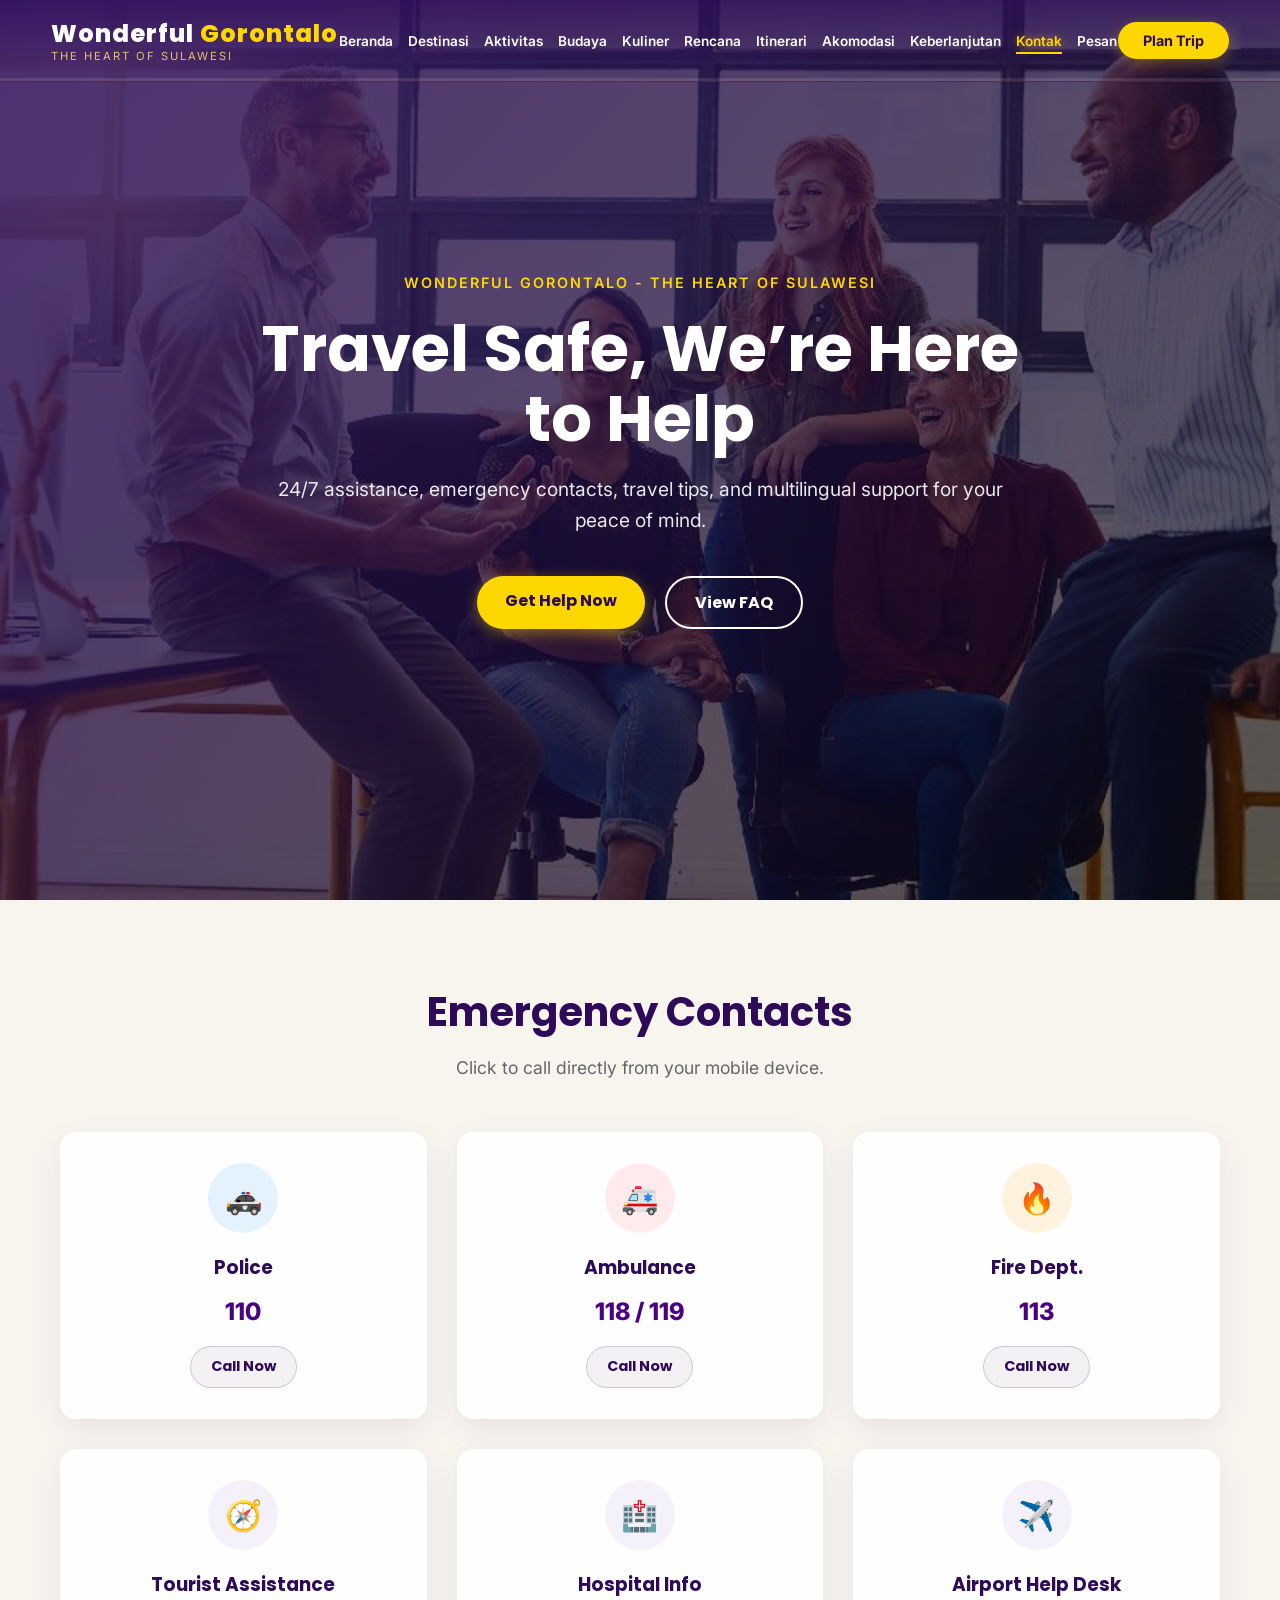
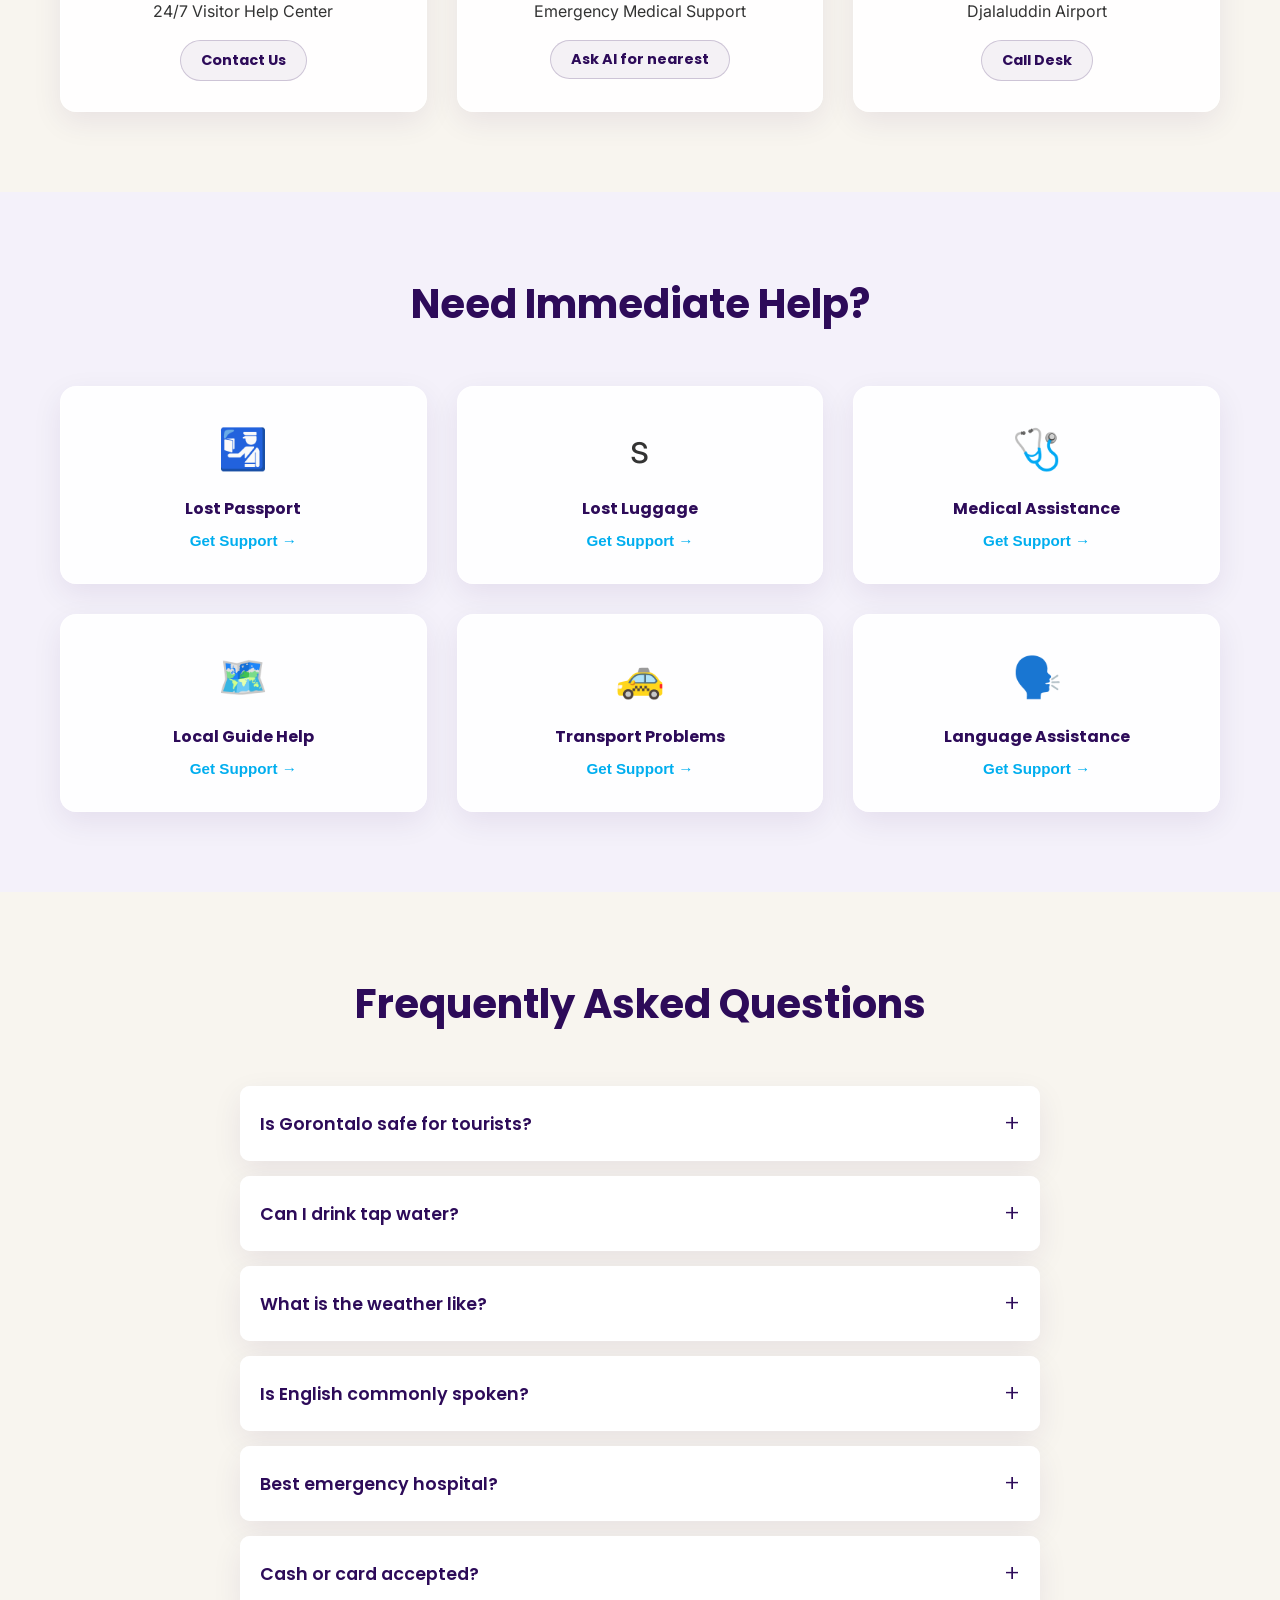
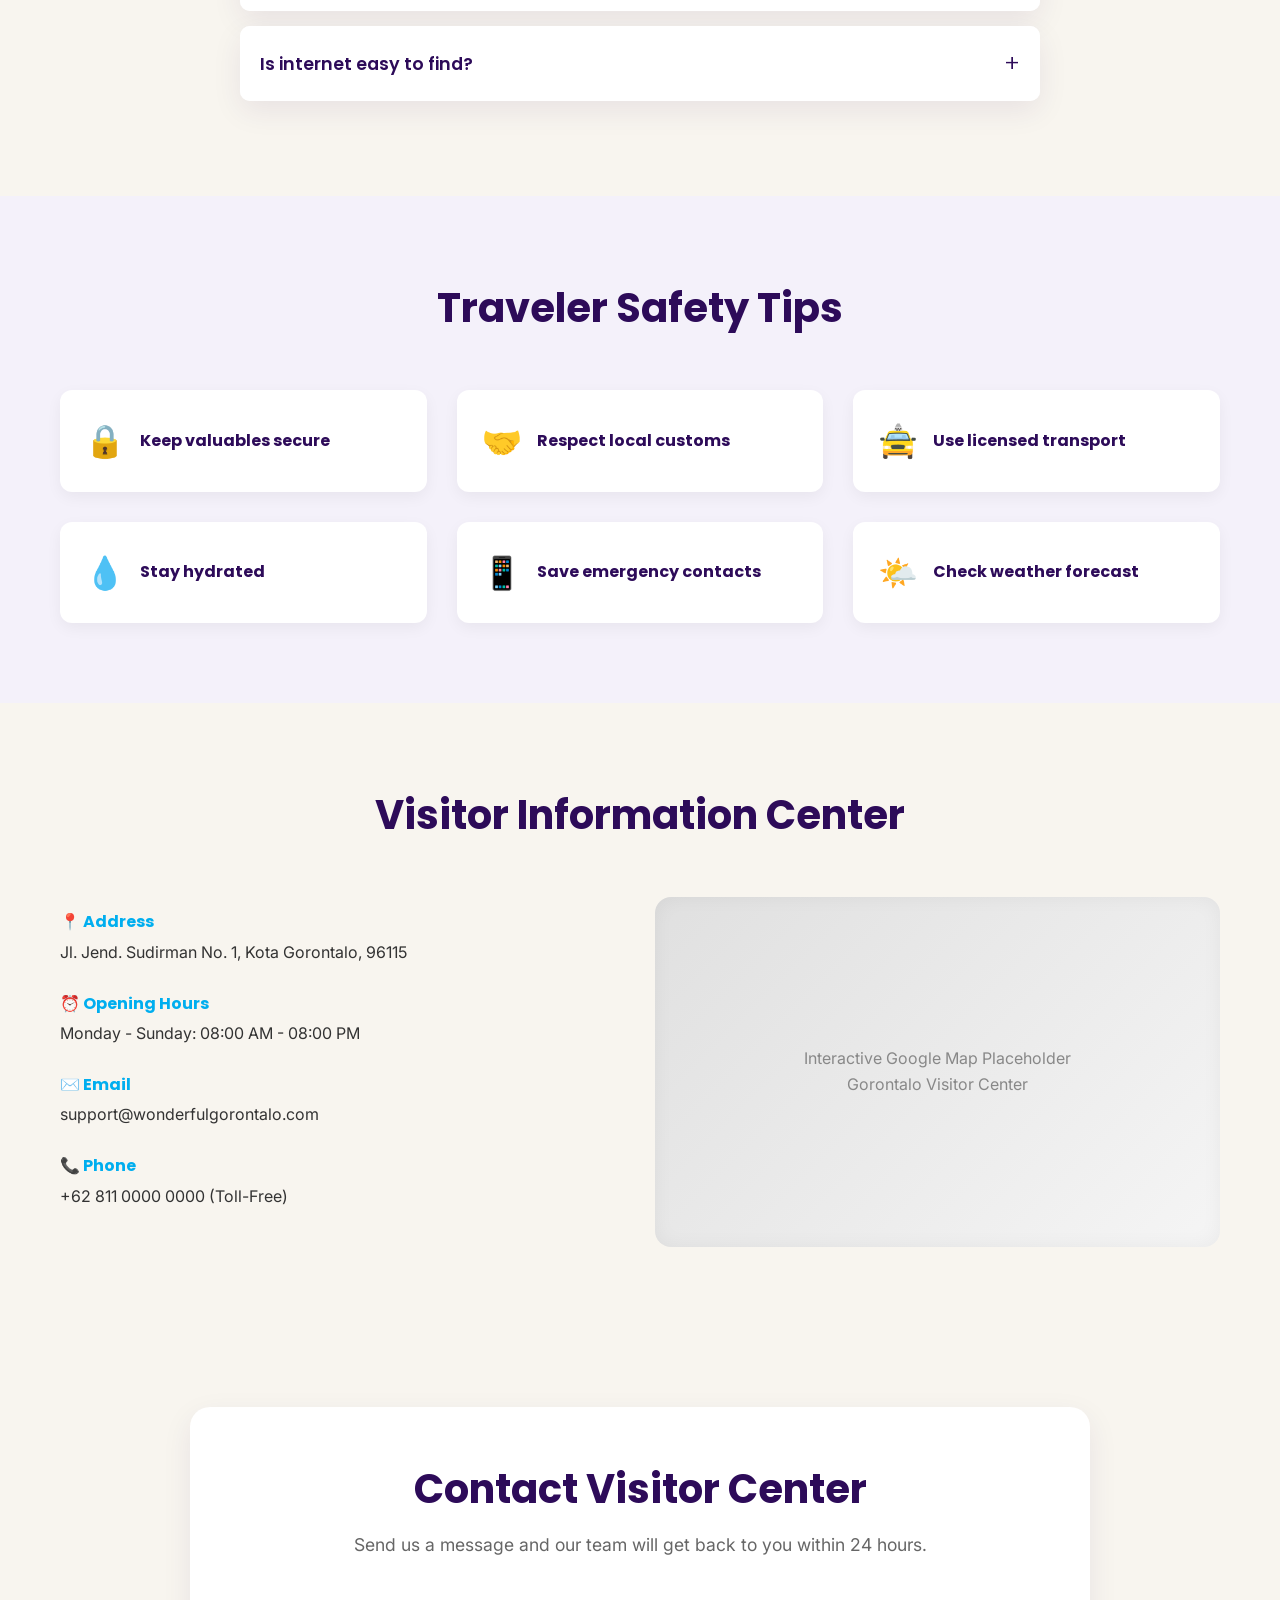
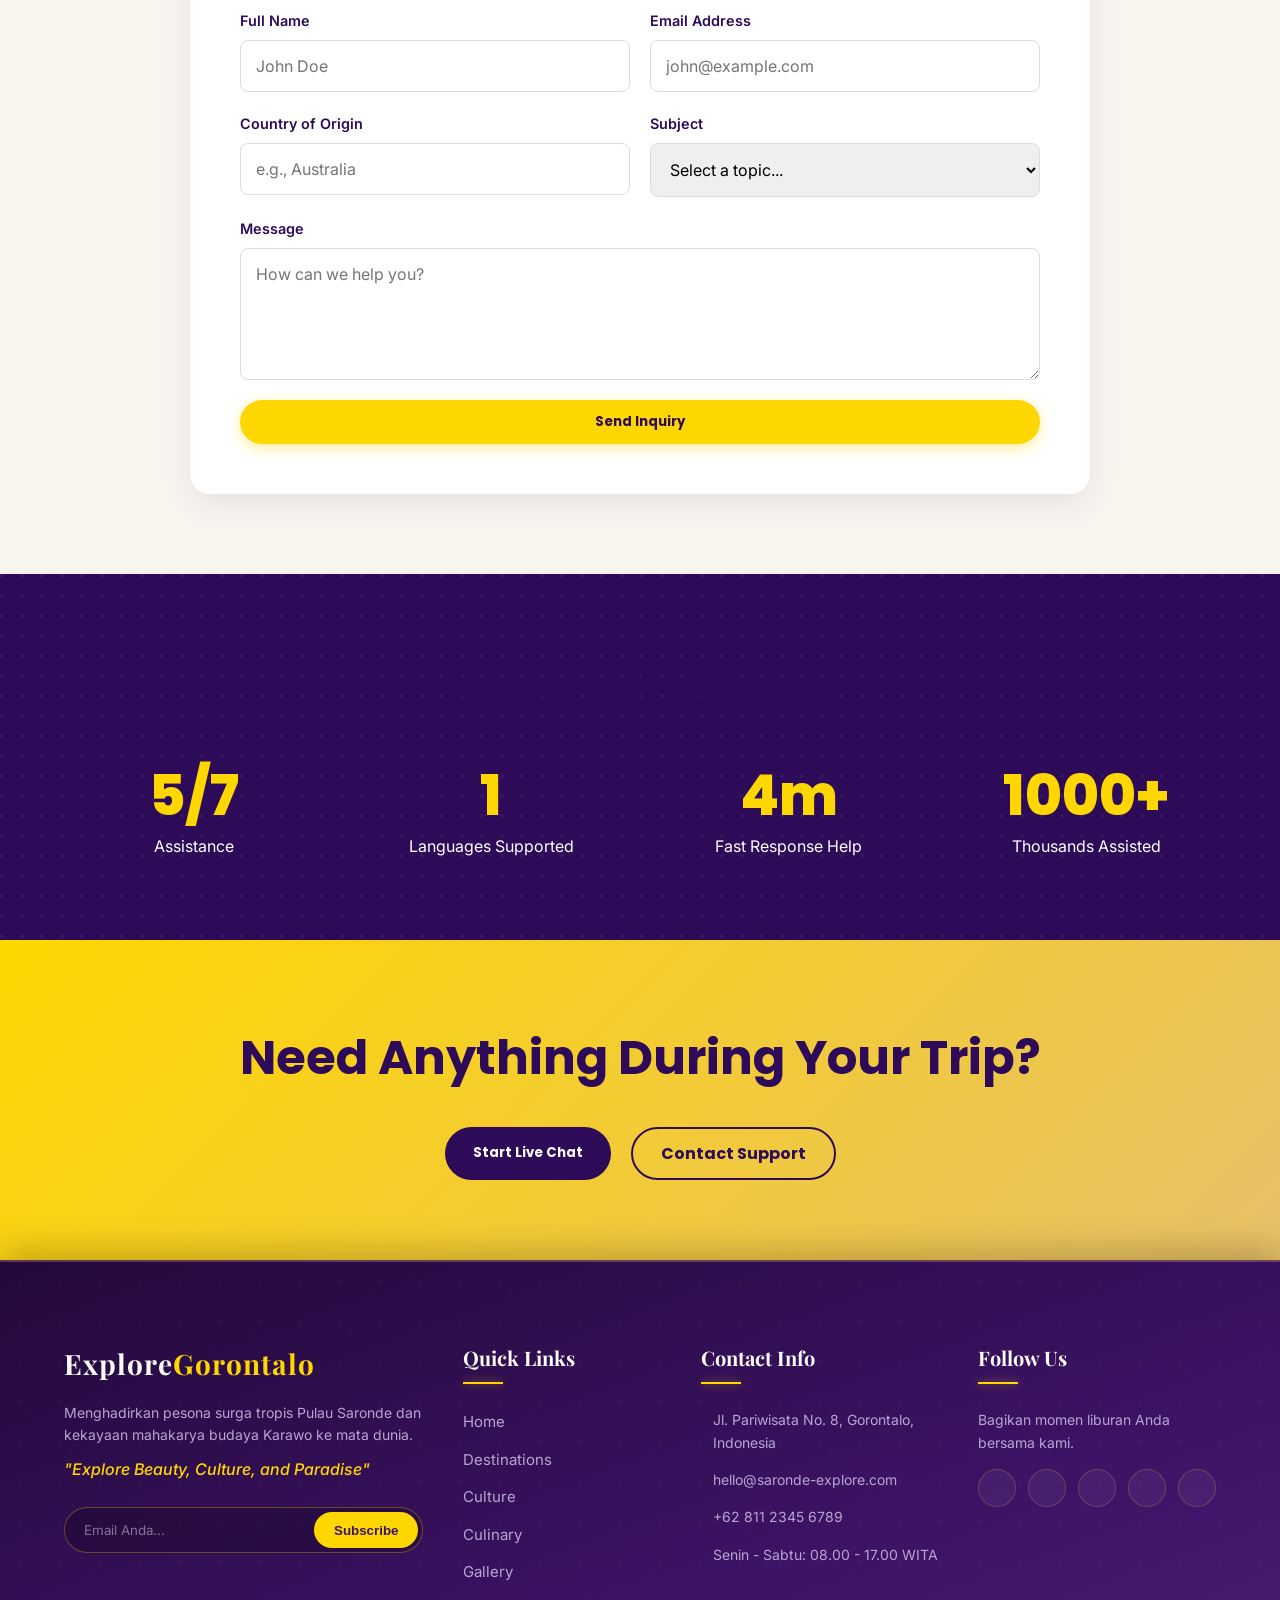
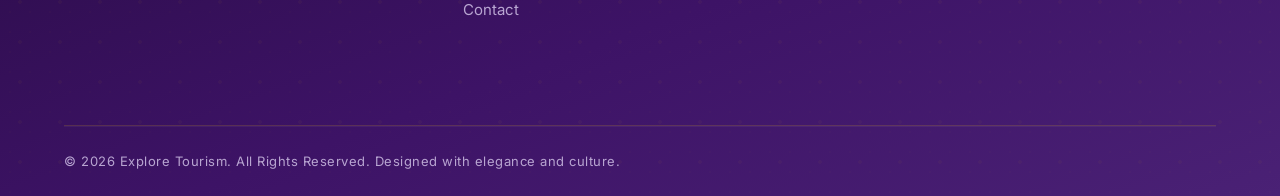
<file: support.html>
<!DOCTYPE html>
<html lang="en">
<head>
    <meta charset="UTF-8">
    <meta name="viewport" content="width=device-width, initial-scale=1.0">
    <title>Support Center - Wonderful Gorontalo</title>
    
    <link rel="preconnect" href="https://fonts.googleapis.com">
    <link rel="preconnect" href="https://fonts.gstatic.com" crossorigin>
    <link href="https://fonts.googleapis.com/css2?family=Inter:wght@300;400;500;600&family=Poppins:wght@500;700;800&display=swap" rel="stylesheet">
    
    <link rel="stylesheet" href="css/support.css">
    <link rel="stylesheet" href="css/footer.css">
    <link rel="stylesheet" href="css/navbar.css">
</head>
<body>

<div id="navbar-container"></div>

    <header class="hero" id="hero">
        <div class="hero-overlay"></div>
        <div class="container hero-content reveal">
            <span class="tagline">Wonderful Gorontalo - The Heart of Sulawesi</span>
            <h1 class="hero-title">Travel Safe, We’re Here to Help</h1>
            <p class="hero-subtitle">24/7 assistance, emergency contacts, travel tips, and multilingual support for your peace of mind.</p>
            <div class="hero-btn-group">
                <a href="#emergency" class="btn btn-gold">Get Help Now</a>
                <a href="#faq" class="btn btn-outline">View FAQ</a>
            </div>
        </div>
    </header>

    <section class="section" id="emergency">
        <div class="container">
            <div class="section-header reveal">
                <h2>Emergency Contacts</h2>
                <p>Click to call directly from your mobile device.</p>
            </div>
            <div class="grid grid-3 emergency-grid">
                <div class="card emergency-card reveal">
                    <div class="icon-circle police">🚓</div>
                    <h3>Police</h3>
                    <div class="number">110</div>
                    <a href="tel:110" class="btn btn-call">Call Now</a>
                </div>
                <div class="card emergency-card reveal" style="transition-delay: 0.1s">
                    <div class="icon-circle ambulance">🚑</div>
                    <h3>Ambulance</h3>
                    <div class="number">118 / 119</div>
                    <a href="tel:118" class="btn btn-call">Call Now</a>
                </div>
                <div class="card emergency-card reveal" style="transition-delay: 0.2s">
                    <div class="icon-circle fire">🔥</div>
                    <h3>Fire Dept.</h3>
                    <div class="number">113</div>
                    <a href="tel:113" class="btn btn-call">Call Now</a>
                </div>
                <div class="card emergency-card reveal">
                    <div class="icon-circle guide">🧭</div>
                    <h3>Tourist Assistance</h3>
                    <div class="text">24/7 Visitor Help Center</div>
                    <a href="#contact" class="btn btn-call">Contact Us</a>
                </div>
                <div class="card emergency-card reveal" style="transition-delay: 0.1s">
                    <div class="icon-circle hospital">🏥</div>
                    <h3>Hospital Info</h3>
                    <div class="text">Emergency Medical Support</div>
                    <button class="btn btn-call open-chat-btn">Ask AI for nearest</button>
                </div>
                <div class="card emergency-card reveal" style="transition-delay: 0.2s">
                    <div class="icon-circle airport">✈️</div>
                    <h3>Airport Help Desk</h3>
                    <div class="text">Djalaluddin Airport</div>
                    <a href="tel:+621234567" class="btn btn-call">Call Desk</a>
                </div>
            </div>
        </div>
    </section>

    <section class="section bg-light" id="quick-help">
        <div class="container">
            <div class="section-header reveal">
                <h2>Need Immediate Help?</h2>
            </div>
            <div class="grid grid-3">
                <div class="card help-card reveal">
                    <div class="help-icon">🛂</div>
                    <h4>Lost Passport</h4>
                    <button class="btn-text">Get Support &rarr;</button>
                </div>
                <div class="card help-card reveal" style="transition-delay: 0.1s">
                    <div class="help-icon">s</div>
                    <h4>Lost Luggage</h4>
                    <button class="btn-text">Get Support &rarr;</button>
                </div>
                <div class="card help-card reveal" style="transition-delay: 0.2s">
                    <div class="help-icon">🩺</div>
                    <h4>Medical Assistance</h4>
                    <button class="btn-text">Get Support &rarr;</button>
                </div>
                <div class="card help-card reveal">
                    <div class="help-icon">🗺️</div>
                    <h4>Local Guide Help</h4>
                    <button class="btn-text">Get Support &rarr;</button>
                </div>
                <div class="card help-card reveal" style="transition-delay: 0.1s">
                    <div class="help-icon">🚕</div>
                    <h4>Transport Problems</h4>
                    <button class="btn-text">Get Support &rarr;</button>
                </div>
                <div class="card help-card reveal" style="transition-delay: 0.2s">
                    <div class="help-icon">🗣️</div>
                    <h4>Language Assistance</h4>
                    <button class="btn-text">Get Support &rarr;</button>
                </div>
            </div>
        </div>
    </section>

    <section class="section" id="faq">
        <div class="container">
            <div class="section-header reveal">
                <h2>Frequently Asked Questions</h2>
            </div>
            <div class="faq-container reveal">
                <div class="accordion-item">
                    <button class="accordion-header">Is Gorontalo safe for tourists? <span class="icon">+</span></button>
                    <div class="accordion-content">
                        <p>Yes, Gorontalo is generally very safe for tourists. The locals are known for being exceptionally friendly, welcoming, and helpful towards visitors. As always, practice standard travel safety precautions.</p>
                    </div>
                </div>
                <div class="accordion-item">
                    <button class="accordion-header">Can I drink tap water? <span class="icon">+</span></button>
                    <div class="accordion-content">
                        <p>We do not recommend drinking tap water directly. It is best to stick to bottled water or filtered water, which is widely available in hotels, restaurants, and convenience stores.</p>
                    </div>
                </div>
                <div class="accordion-item">
                    <button class="accordion-header">What is the weather like? <span class="icon">+</span></button>
                    <div class="accordion-content">
                        <p>Gorontalo has a tropical warm climate year-round. Expect humid and sunny days with average temperatures around 26°C - 32°C. Light, breathable clothing is highly recommended.</p>
                    </div>
                </div>
                <div class="accordion-item">
                    <button class="accordion-header">Is English commonly spoken? <span class="icon">+</span></button>
                    <div class="accordion-content">
                        <p>Basic English is spoken in main tourism areas, hotels, and by tour guides. However, learning a few basic phrases in Bahasa Indonesia can be very helpful and appreciated by locals.</p>
                    </div>
                </div>
                <div class="accordion-item">
                    <button class="accordion-header">Best emergency hospital? <span class="icon">+</span></button>
                    <div class="accordion-content">
                        <p>RSUD Prof. Dr. H. Aloei Saboe is the main public hospital equipped to handle general emergencies. We also have private clinics available in the city center.</p>
                    </div>
                </div>
                <div class="accordion-item">
                    <button class="accordion-header">Cash or card accepted? <span class="icon">+</span></button>
                    <div class="accordion-content">
                        <p>Both are accepted. Cards and QRIS (digital payments) are common in modern cafes, hotels, and supermarkets. However, it is essential to carry cash (Indonesian Rupiah) for local markets, small vendors, and rural areas.</p>
                    </div>
                </div>
                <div class="accordion-item">
                    <button class="accordion-header">Is internet easy to find? <span class="icon">+</span></button>
                    <div class="accordion-content">
                        <p>Yes, free Wi-Fi is widely available at most hotels, cafes, and restaurants in the city. 4G/5G mobile networks also cover most of the region perfectly.</p>
                    </div>
                </div>
            </div>
        </div>
    </section>

    <section class="section bg-light" id="tips">
        <div class="container">
            <div class="section-header reveal">
                <h2>Traveler Safety Tips</h2>
            </div>
            <div class="grid grid-3">
                <div class="tip-card reveal">
                    <div class="tip-icon">🔒</div>
                    <h4>Keep valuables secure</h4>
                </div>
                <div class="tip-card reveal" style="transition-delay: 0.1s">
                    <div class="tip-icon">🤝</div>
                    <h4>Respect local customs</h4>
                </div>
                <div class="tip-card reveal" style="transition-delay: 0.2s">
                    <div class="tip-icon">🚖</div>
                    <h4>Use licensed transport</h4>
                </div>
                <div class="tip-card reveal">
                    <div class="tip-icon">💧</div>
                    <h4>Stay hydrated</h4>
                </div>
                <div class="tip-card reveal" style="transition-delay: 0.1s">
                    <div class="tip-icon">📱</div>
                    <h4>Save emergency contacts</h4>
                </div>
                <div class="tip-card reveal" style="transition-delay: 0.2s">
                    <div class="tip-icon">🌤️</div>
                    <h4>Check weather forecast</h4>
                </div>
            </div>
        </div>
    </section>

    <section class="section" id="location">
        <div class="container">
            <div class="section-header reveal">
                <h2>Visitor Information Center</h2>
            </div>
            <div class="grid grid-2 align-center">
                <div class="contact-info reveal">
                    <div class="info-card">
                        <h4>📍 Address</h4>
                        <p>Jl. Jend. Sudirman No. 1, Kota Gorontalo, 96115</p>
                    </div>
                    <div class="info-card">
                        <h4>⏰ Opening Hours</h4>
                        <p>Monday - Sunday: 08:00 AM - 08:00 PM</p>
                    </div>
                    <div class="info-card">
                        <h4>✉️ Email</h4>
                        <p>support@wonderfulgorontalo.com</p>
                    </div>
                    <div class="info-card">
                        <h4>📞 Phone</h4>
                        <p>+62 811 0000 0000 (Toll-Free)</p>
                    </div>
                </div>
                <div class="map-placeholder reveal">
                    <p>Interactive Google Map Placeholder</p>
                    <span>Gorontalo Visitor Center</span>
                </div>
            </div>
        </div>
    </section>

    <section class="section" id="contact">
        <div class="container">
            <div class="form-wrapper reveal">
                <div class="section-header text-left">
                    <h2>Contact Visitor Center</h2>
                    <p>Send us a message and our team will get back to you within 24 hours.</p>
                </div>
                <form id="support-form" class="support-form">
                    <div class="input-group">
                        <label for="name">Full Name</label>
                        <input type="text" id="name" placeholder="John Doe">
                        <span class="error-msg">Name is required</span>
                    </div>
                    <div class="input-group">
                        <label for="email">Email Address</label>
                        <input type="email" id="email" placeholder="john@example.com">
                        <span class="error-msg">Valid email is required</span>
                    </div>
                    <div class="input-group">
                        <label for="country">Country of Origin</label>
                        <input type="text" id="country" placeholder="e.g., Australia">
                    </div>
                    <div class="input-group">
                        <label for="subject">Subject</label>
                        <select id="subject">
                            <option value="">Select a topic...</option>
                            <option value="General Inquiry">General Inquiry</option>
                            <option value="Emergency">Emergency</option>
                            <option value="Feedback">Feedback</option>
                        </select>
                        <span class="error-msg">Please select a subject</span>
                    </div>
                    <div class="input-group full-width">
                        <label for="message">Message</label>
                        <textarea id="message" rows="5" placeholder="How can we help you?"></textarea>
                        <span class="error-msg">Message cannot be empty</span>
                    </div>
                    <div class="input-group full-width">
                        <button type="submit" class="btn btn-gold btn-block">Send Inquiry</button>
                    </div>
                    <div class="form-success" id="form-success">
                        ✅ Your message has been sent successfully. We will contact you soon.
                    </div>
                </form>
            </div>
        </div>
    </section>

    <section class="section stats-section" id="stats">
        <div class="container">
            <div class="section-header text-white reveal">
                <h2>Support at a Glance</h2>
            </div>
            <div class="grid grid-4 stats-grid">
                <div class="stat-card reveal">
                    <div class="stat-number"><span class="counter" data-target="24">0</span>/7</div>
                    <p>Assistance</p>
                </div>
                <div class="stat-card reveal" style="transition-delay: 0.1s">
                    <div class="stat-number"><span class="counter" data-target="4">0</span></div>
                    <p>Languages Supported</p>
                </div>
                <div class="stat-card reveal" style="transition-delay: 0.2s">
                    <div class="stat-number"><span class="counter" data-target="15">0</span>m</div>
                    <p>Fast Response Help</p>
                </div>
                <div class="stat-card reveal" style="transition-delay: 0.3s">
                    <div class="stat-number"><span class="counter" data-target="5000">0</span>+</div>
                    <p>Thousands Assisted</p>
                </div>
            </div>
        </div>
    </section>

    <section class="cta-section">
        <div class="container reveal">
            <h2>Need Anything During Your Trip?</h2>
            <div class="hero-btn-group justify-center">
                <button class="btn btn-purple open-chat-btn">Start Live Chat</button>
                <a href="#contact" class="btn btn-outline-dark">Contact Support</a>
            </div>
        </div>
    </section>

    <div class="chatbot-widget" id="chatbot">
        <div class="chat-header">
            <div class="chat-title">
                <span class="status-dot"></span> 24/7 AI Travel Assistant
            </div>
            <button class="close-chat" id="close-chat">&times;</button>
        </div>
        <div class="chat-body" id="chat-body">
            <div class="chat-msg bot">
                <p>Hello! I'm your virtual guide. How can I help you in Gorontalo today? 🏝️</p>
                <div class="suggested-chips">
                    <span class="chip">Best beach nearby?</span>
                    <span class="chip">Need taxi to airport</span>
                    <span class="chip">Where can I eat seafood?</span>
                    <span class="chip">Bahasa Indonesia</span>
                </div>
            </div>
        </div>
        <div class="chat-footer">
            <input type="text" id="chat-input" placeholder="Type your message...">
            <button id="send-btn">➤</button>
        </div>
    </div>
    <div id="footer-container"></div>
    <script src="js/support.js"></script>
    <script src="js/footer.js"></script>
    <script src="js/navbar.js"></script>
</body>
</html>
</file>
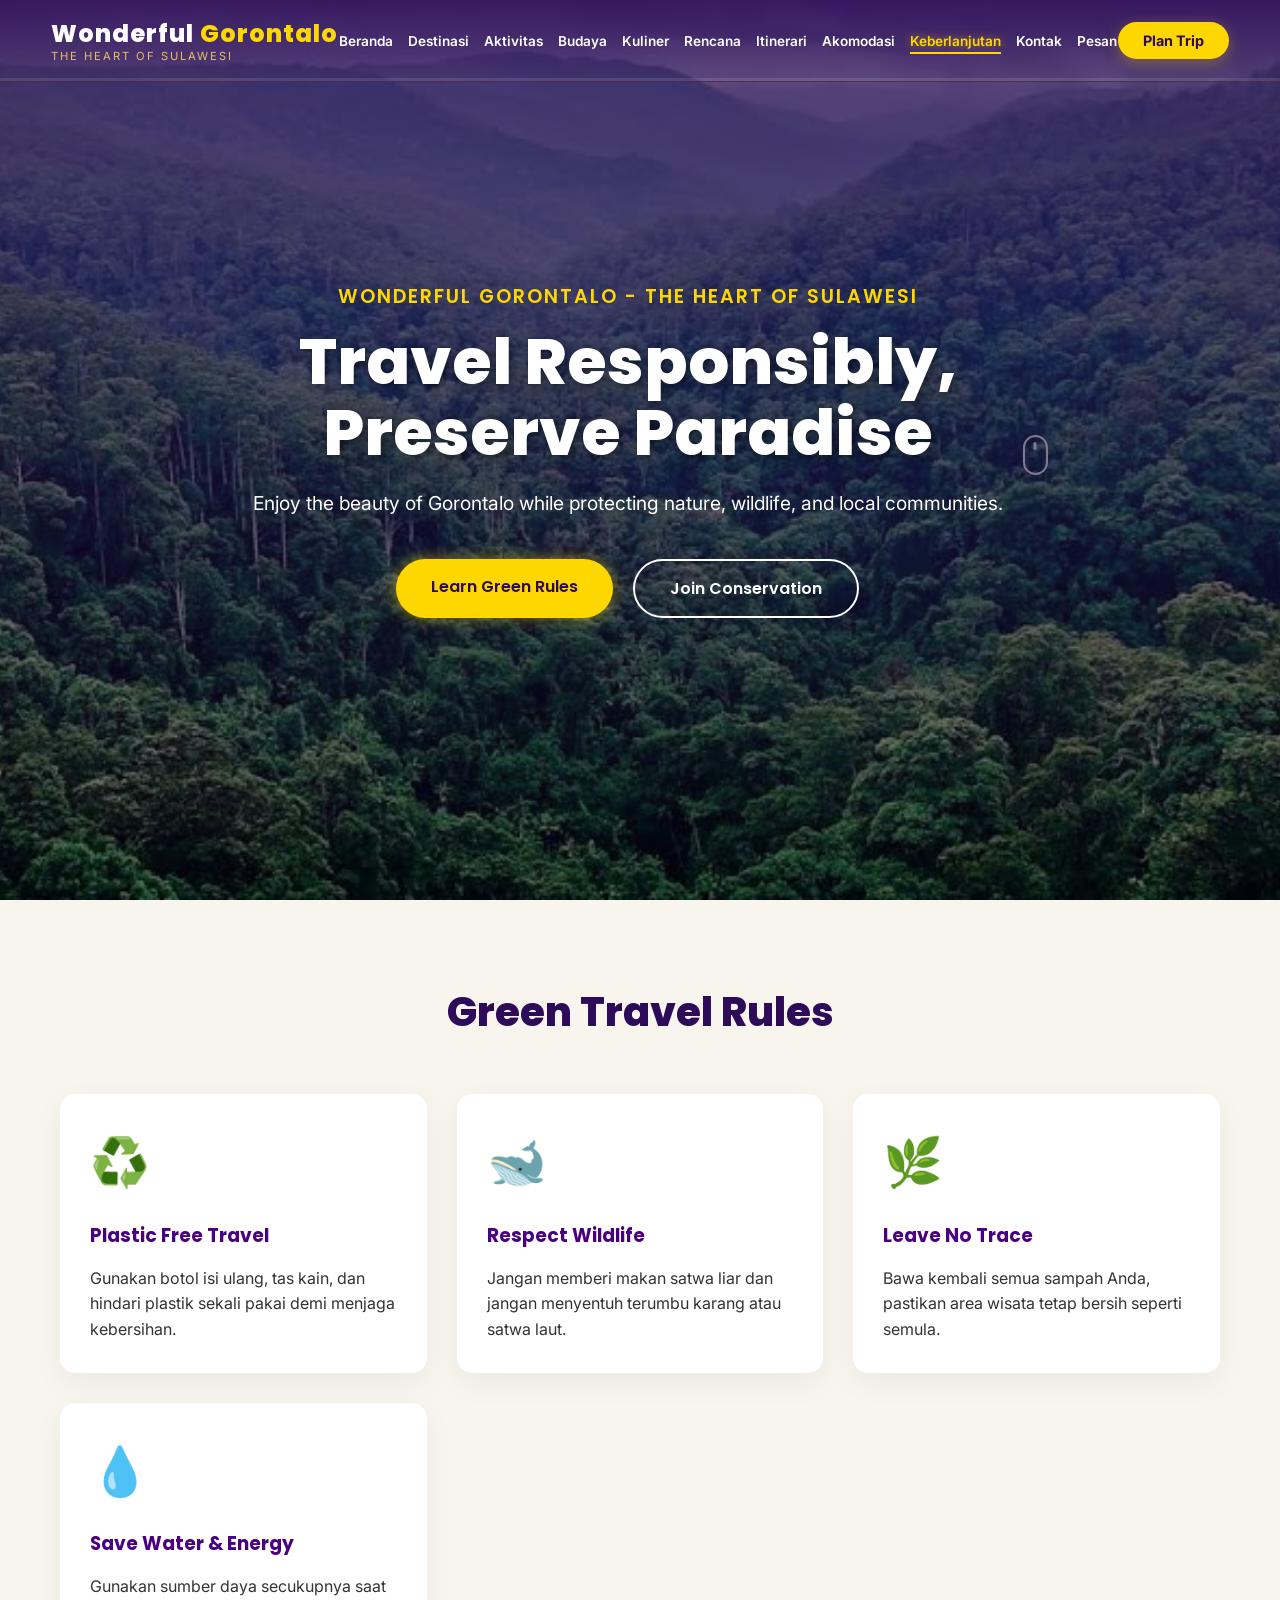
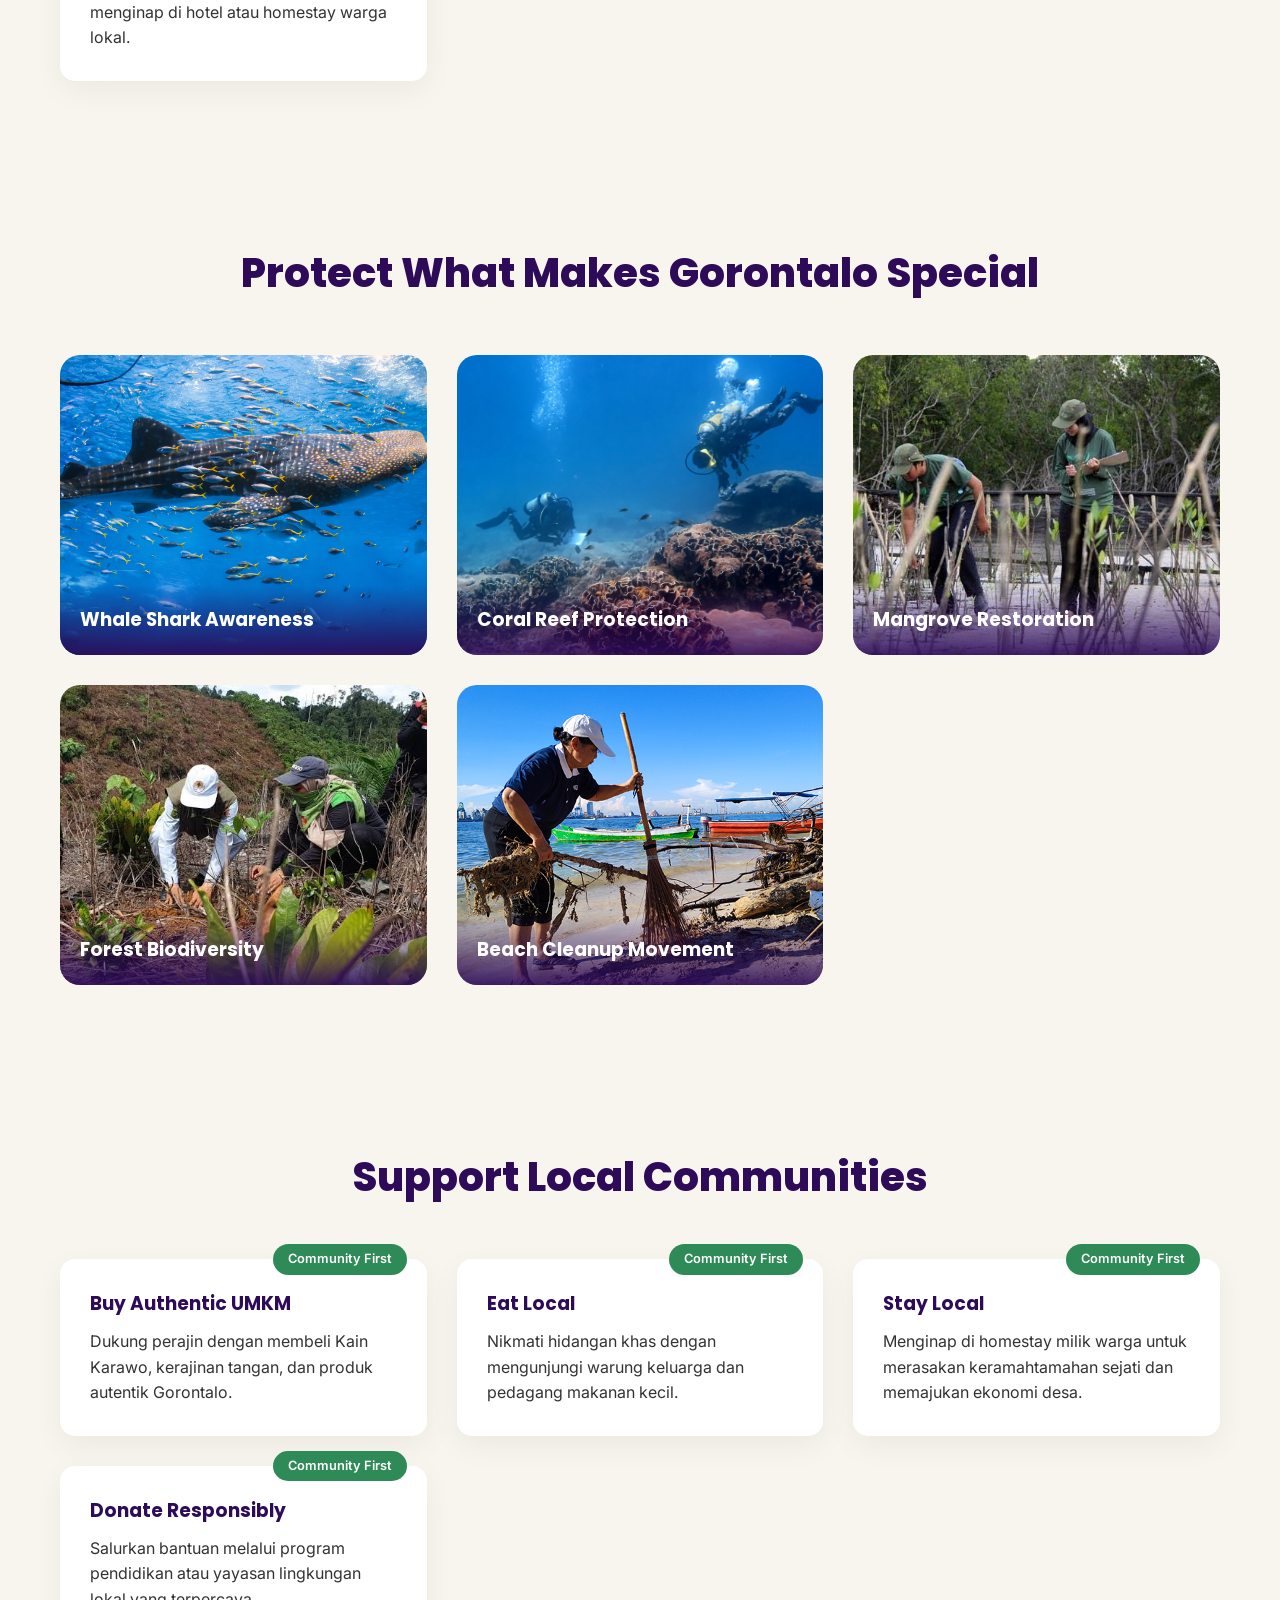
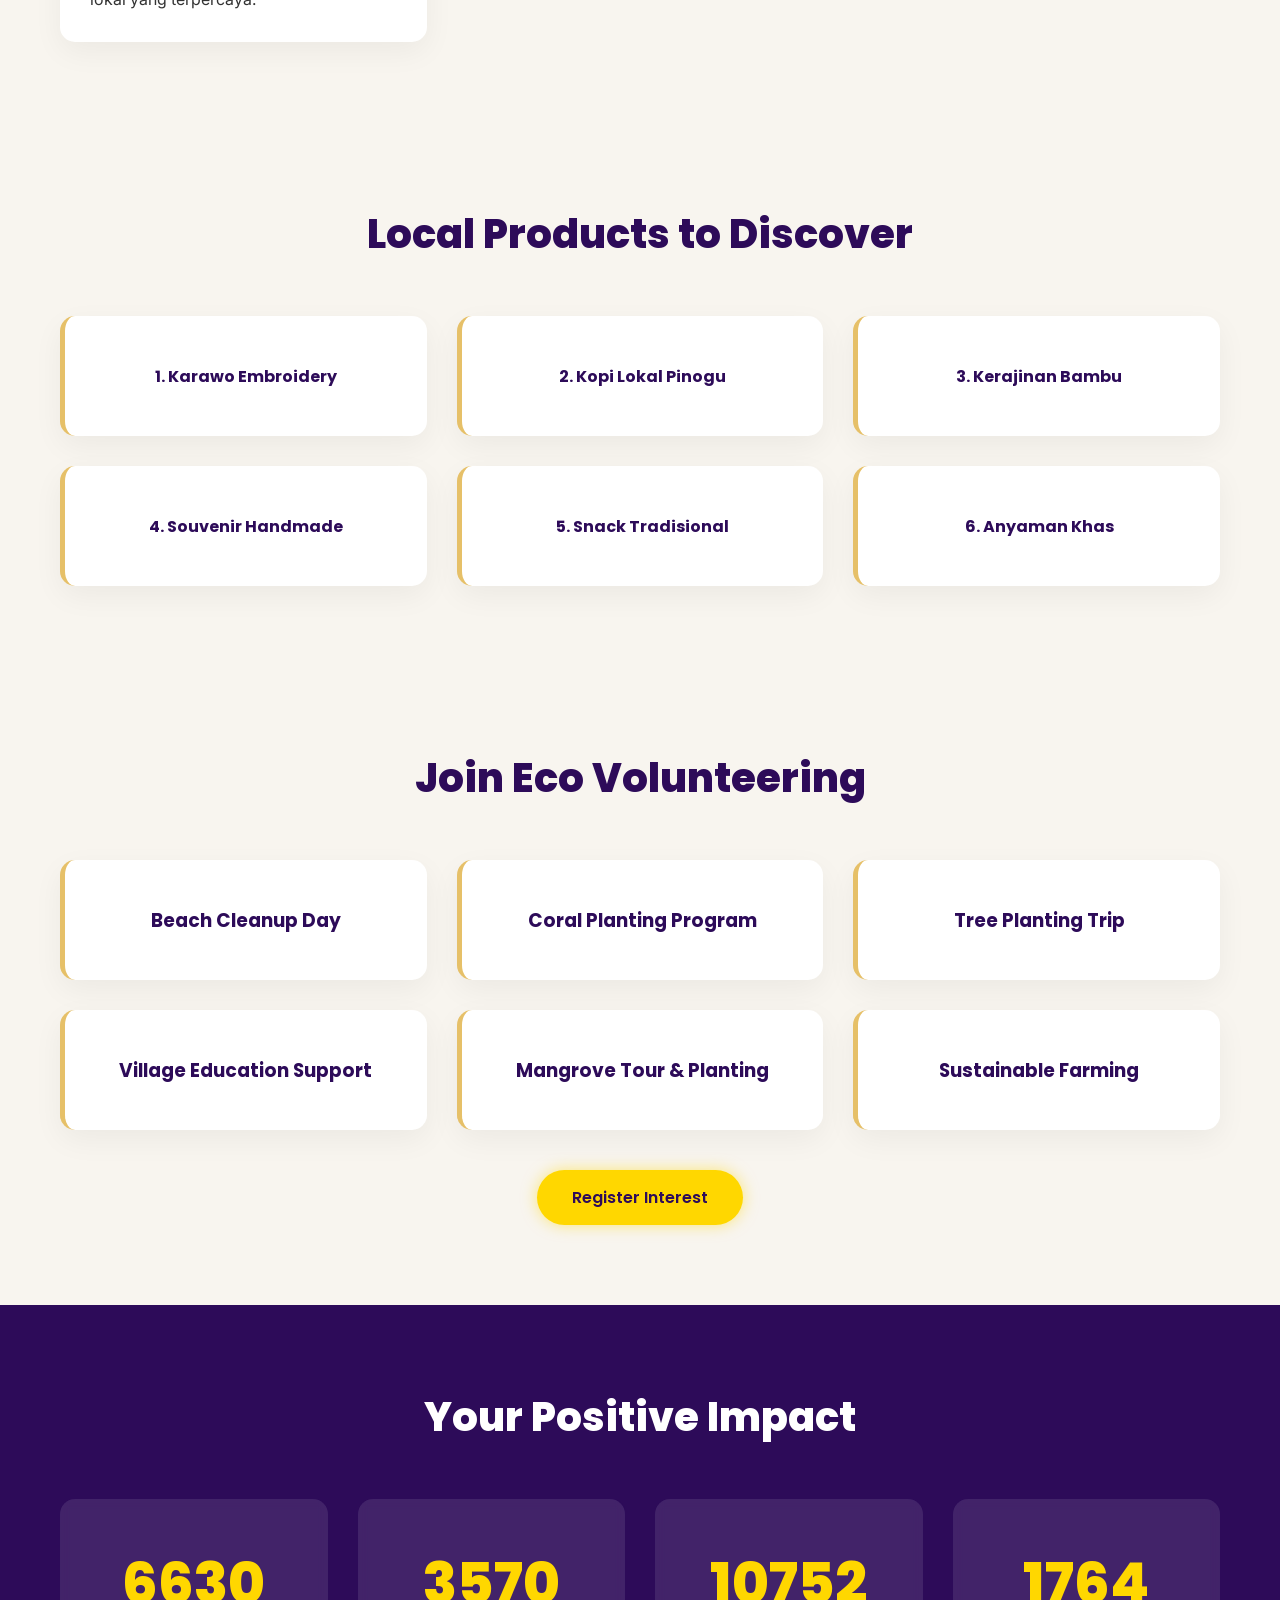
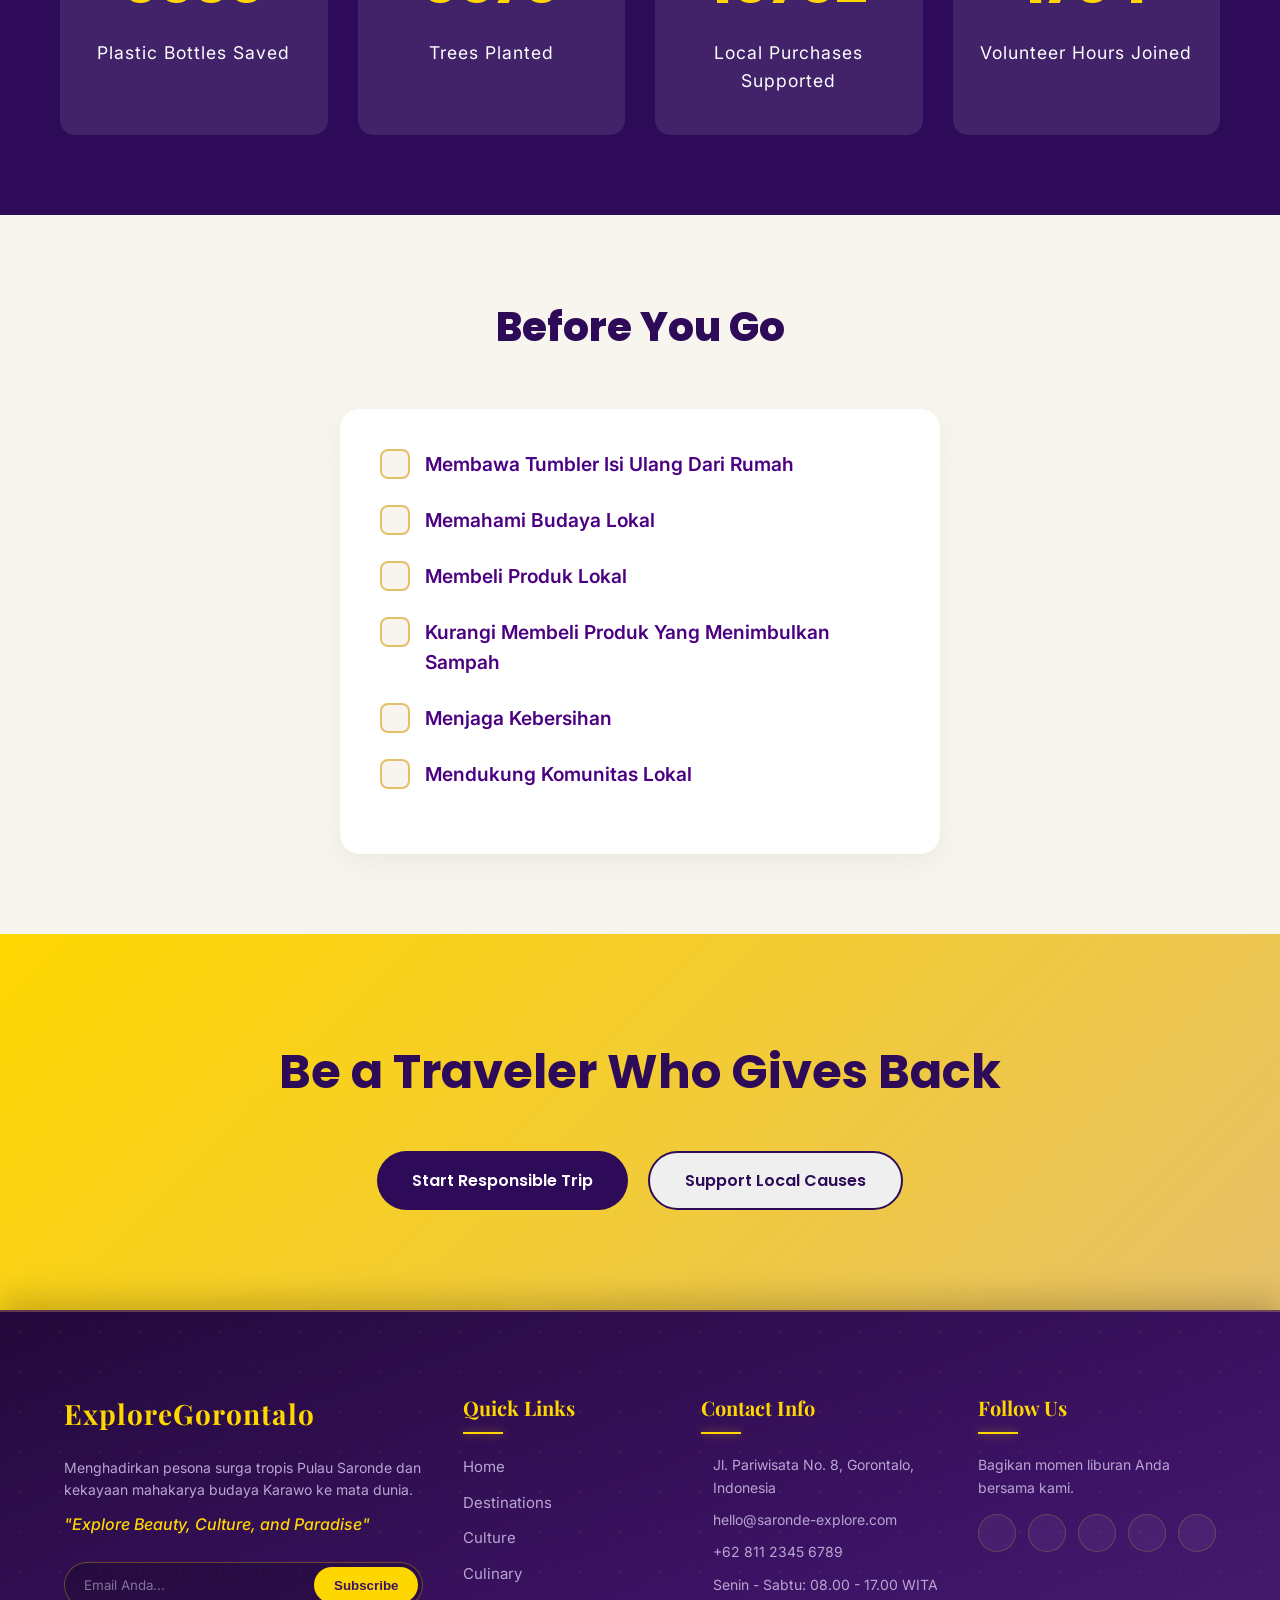
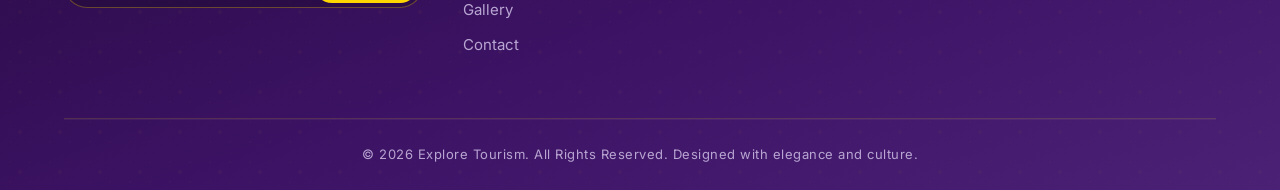
<file: sustainability.html>
<!DOCTYPE html>
<html lang="en">
<head>
    <meta charset="UTF-8">
    <meta name="viewport" content="width=device-width, initial-scale=1.0">
    <title>Responsible Travel - Wonderful Gorontalo</title>
    
    <link rel="preconnect" href="https://fonts.googleapis.com">
    <link rel="preconnect" href="https://fonts.gstatic.com" crossorigin>
    <link href="https://fonts.googleapis.com/css2?family=Inter:wght@300;400;600&family=Poppins:wght@400;600;800&display=swap" rel="stylesheet">
    
    <link rel="stylesheet" href="css/sustainability.css">
    <link rel="stylesheet" href="css/footer.css">
    <link rel="stylesheet" href="css/navbar.css">
    
</head>
<body>

<div id="navbar-container"></div>

    <section class="hero-section" id="hero">
        <div class="hero-overlay"></div>
        <div class="hero-content reveal-fade">
            <span class="tagline">Wonderful Gorontalo - The Heart of Sulawesi</span>
            <h1 class="heading-large">Travel Responsibly,<br>Preserve Paradise</h1>
            <p class="subheading">Enjoy the beauty of Gorontalo while protecting nature, wildlife, and local communities.</p>
            <div class="hero-buttons">
                <a href="#green-rules" class="btn btn-gold">Learn Green Rules</a>
                <a href="#volunteering" class="btn btn-outline">Join Conservation</a>
            </div>
        </div>
            <div class="mouse">
                <div class="wheel"></div>
            </div>
        </div>
    </section>

    <section class="section green-rules" id="green-rules">
        <div class="container">
            <h2 class="section-title reveal-slide-up">Green Travel Rules</h2>
            <div class="grid-container rules-grid">
                <div class="card rule-card reveal-slide-up">
                    <div class="icon">♻️</div>
                    <h3>Plastic Free Travel</h3>
                    <p>Gunakan botol isi ulang, tas kain, dan hindari plastik sekali pakai demi menjaga kebersihan.</p>
                </div>
                <div class="card rule-card reveal-slide-up" style="transition-delay: 0.1s;">
                    <div class="icon">🐋</div>
                    <h3>Respect Wildlife</h3>
                    <p>Jangan memberi makan satwa liar dan jangan menyentuh terumbu karang atau satwa laut.</p>
                </div>
                <div class="card rule-card reveal-slide-up" style="transition-delay: 0.2s;">
                    <div class="icon">🌿</div>
                    <h3>Leave No Trace</h3>
                    <p>Bawa kembali semua sampah Anda, pastikan area wisata tetap bersih seperti semula.</p>
                </div>
                <div class="card rule-card reveal-slide-up" style="transition-delay: 0.3s;">
                    <div class="icon">💧</div>
                    <h3>Save Water & Energy</h3>
                    <p>Gunakan sumber daya secukupnya saat menginap di hotel atau homestay warga lokal.</p>
                </div>
            </div>
        </div>
    </section>

    <section class="section wildlife" id="wildlife">
        <div class="container">
            <h2 class="section-title reveal-slide-up">Protect What Makes Gorontalo Special</h2>
            <div class="grid-container premium-grid">
                <div class="premium-card reveal-slide-up" style="background-image: url('assets/image/shark.png');">
                    <div class="card-overlay">
                        <h3>Whale Shark Awareness</h3>
                    </div>
                </div>
                <div class="premium-card reveal-slide-up" style="transition-delay: 0.1s; background-image: url('assets/image/coral.png');">
                    <div class="card-overlay">
                        <h3>Coral Reef Protection</h3>
                    </div>
                </div>
                <div class="premium-card reveal-slide-up" style="transition-delay: 0.2s; background-image: url('assets/image/mangrove.png');">
                    <div class="card-overlay">
                        <h3>Mangrove Restoration</h3>
                    </div>
                </div>
                <div class="premium-card reveal-slide-up" style="transition-delay: 0.3s; background-image: url('assets/image/forest.png');">
                    <div class="card-overlay">
                        <h3>Forest Biodiversity</h3>
                    </div>
                </div>
                <div class="premium-card reveal-slide-up" style="transition-delay: 0.4s; background-image: url('assets/image/cb.png');">
                    <div class="card-overlay">
                        <h3>Beach Cleanup Movement</h3>
                    </div>
                </div>
            </div>
        </div>
    </section>

    <section class="section community" id="community">
        <div class="container">
            <h2 class="section-title reveal-slide-up">Support Local Communities</h2>
            <div class="grid-container rules-grid">
                <div class="card community-card reveal-slide-up">
                    <span class="badge">Community First</span>
                    <h3>Buy Authentic UMKM</h3>
                    <p>Dukung perajin dengan membeli Kain Karawo, kerajinan tangan, dan produk autentik Gorontalo.</p>
                </div>
                <div class="card community-card reveal-slide-up" style="transition-delay: 0.1s;">
                    <span class="badge">Community First</span>
                    <h3>Eat Local</h3>
                    <p>Nikmati hidangan khas dengan mengunjungi warung keluarga dan pedagang makanan kecil.</p>
                </div>
                <div class="card community-card reveal-slide-up" style="transition-delay: 0.2s;">
                    <span class="badge">Community First</span>
                    <h3>Stay Local</h3>
                    <p>Menginap di homestay milik warga untuk merasakan keramahtamahan sejati dan memajukan ekonomi desa.</p>
                </div>
                <div class="card community-card reveal-slide-up" style="transition-delay: 0.3s;">
                    <span class="badge">Community First</span>
                    <h3>Donate Responsibly</h3>
                    <p>Salurkan bantuan melalui program pendidikan atau yayasan lingkungan lokal yang terpercaya.</p>
                </div>
            </div>
        </div>
    </section>

    <section class="section umkm" id="umkm">
        <div class="container">
            <h2 class="section-title reveal-slide-up">Local Products to Discover</h2>
            <div class="grid-container products-grid">
                <div class="card product-card reveal-slide-up"><h4>1. Karawo Embroidery</h4></div>
                <div class="card product-card reveal-slide-up"><h4>2. Kopi Lokal Pinogu</h4></div>
                <div class="card product-card reveal-slide-up"><h4>3. Kerajinan Bambu</h4></div>
                <div class="card product-card reveal-slide-up"><h4>4. Souvenir Handmade</h4></div>
                <div class="card product-card reveal-slide-up"><h4>5. Snack Tradisional</h4></div>
                <div class="card product-card reveal-slide-up"><h4>6. Anyaman Khas</h4></div>
            </div>
        </div>
    </section>

    <section class="section volunteering" id="volunteering">
        <div class="container">
            <h2 class="section-title reveal-slide-up">Join Eco Volunteering</h2>
            <div class="grid-container volunteer-grid">
                <div class="card vol-card reveal-slide-up"><h3>Beach Cleanup Day</h3></div>
                <div class="card vol-card reveal-slide-up"><h3>Coral Planting Program</h3></div>
                <div class="card vol-card reveal-slide-up"><h3>Tree Planting Trip</h3></div>
                <div class="card vol-card reveal-slide-up"><h3>Village Education Support</h3></div>
                <div class="card vol-card reveal-slide-up"><h3>Mangrove Tour & Planting</h3></div>
                <div class="card vol-card reveal-slide-up"><h3>Sustainable Farming</h3></div>
            </div>
            <div class="center-btn reveal-slide-up">
                <button class="btn btn-gold">Register Interest</button>
            </div>
        </div>
    </section>

    <section class="section tracker" id="tracker">
        <div class="container">
            <h2 class="section-title text-white reveal-slide-up">Your Positive Impact</h2>
            <div class="grid-container tracker-grid">
                <div class="stat-box reveal-slide-up">
                    <span class="counter" data-target="15420">0</span>
                    <p>Plastic Bottles Saved</p>
                </div>
                <div class="stat-box reveal-slide-up" style="transition-delay: 0.1s;">
                    <span class="counter" data-target="8300">0</span>
                    <p>Trees Planted</p>
                </div>
                <div class="stat-box reveal-slide-up" style="transition-delay: 0.2s;">
                    <span class="counter" data-target="25600">0</span>
                    <p>Local Purchases Supported</p>
                </div>
                <div class="stat-box reveal-slide-up" style="transition-delay: 0.3s;">
                    <span class="counter" data-target="4200">0</span>
                    <p>Volunteer Hours Joined</p>
                </div>
            </div>
        </div>
    </section>

    <section class="section checklist-section" id="checklist">
        <div class="container">
            <h2 class="section-title reveal-slide-up">Before You Go</h2>
            <div class="checklist-container reveal-slide-up">
                <label class="check-item">
                    <input type="checkbox" id="chk-bottle">
                    <span class="checkmark"></span>
                    Membawa Tumbler Isi Ulang Dari Rumah
                </label>
                <label class="check-item">
                    <input type="checkbox" id="chk-culture">
                    <span class="checkmark"></span>
                    Memahami Budaya Lokal
                </label>
                <label class="check-item">
                    <input type="checkbox" id="chk-local">
                    <span class="checkmark"></span>
                    Membeli Produk Lokal
                </label>
                <label class="check-item">
                    <input type="checkbox" id="chk-transport">
                    <span class="checkmark"></span>
                    Kurangi Membeli Produk Yang Menimbulkan Sampah
                </label>
                <label class="check-item">
                    <input type="checkbox" id="chk-beach">
                    <span class="checkmark"></span>
                    Menjaga Kebersihan
                </label>
                <label class="check-item">
                    <input type="checkbox" id="chk-tourism">
                    <span class="checkmark"></span>
                    Mendukung Komunitas Lokal
                </label>
            </div>
        </div>
    </section>

    <section class="cta-section" id="cta">
        <div class="container reveal-slide-up">
            <h2>Be a Traveler Who Gives Back</h2>
            <div class="hero-buttons" style="justify-content: center;">
                <button class="btn btn-dark">Start Responsible Trip</button>
                <button class="btn btn-outline-dark">Support Local Causes</button>
            </div>
        </div>
    </section>
    
    <div id="footer-container"></div>
    <script src="js/sustainability.js"></script>
    <script src="js/footer.js"></script>
    <script src="js/navbar.js"></script>
    
</body>
</html>
</file>
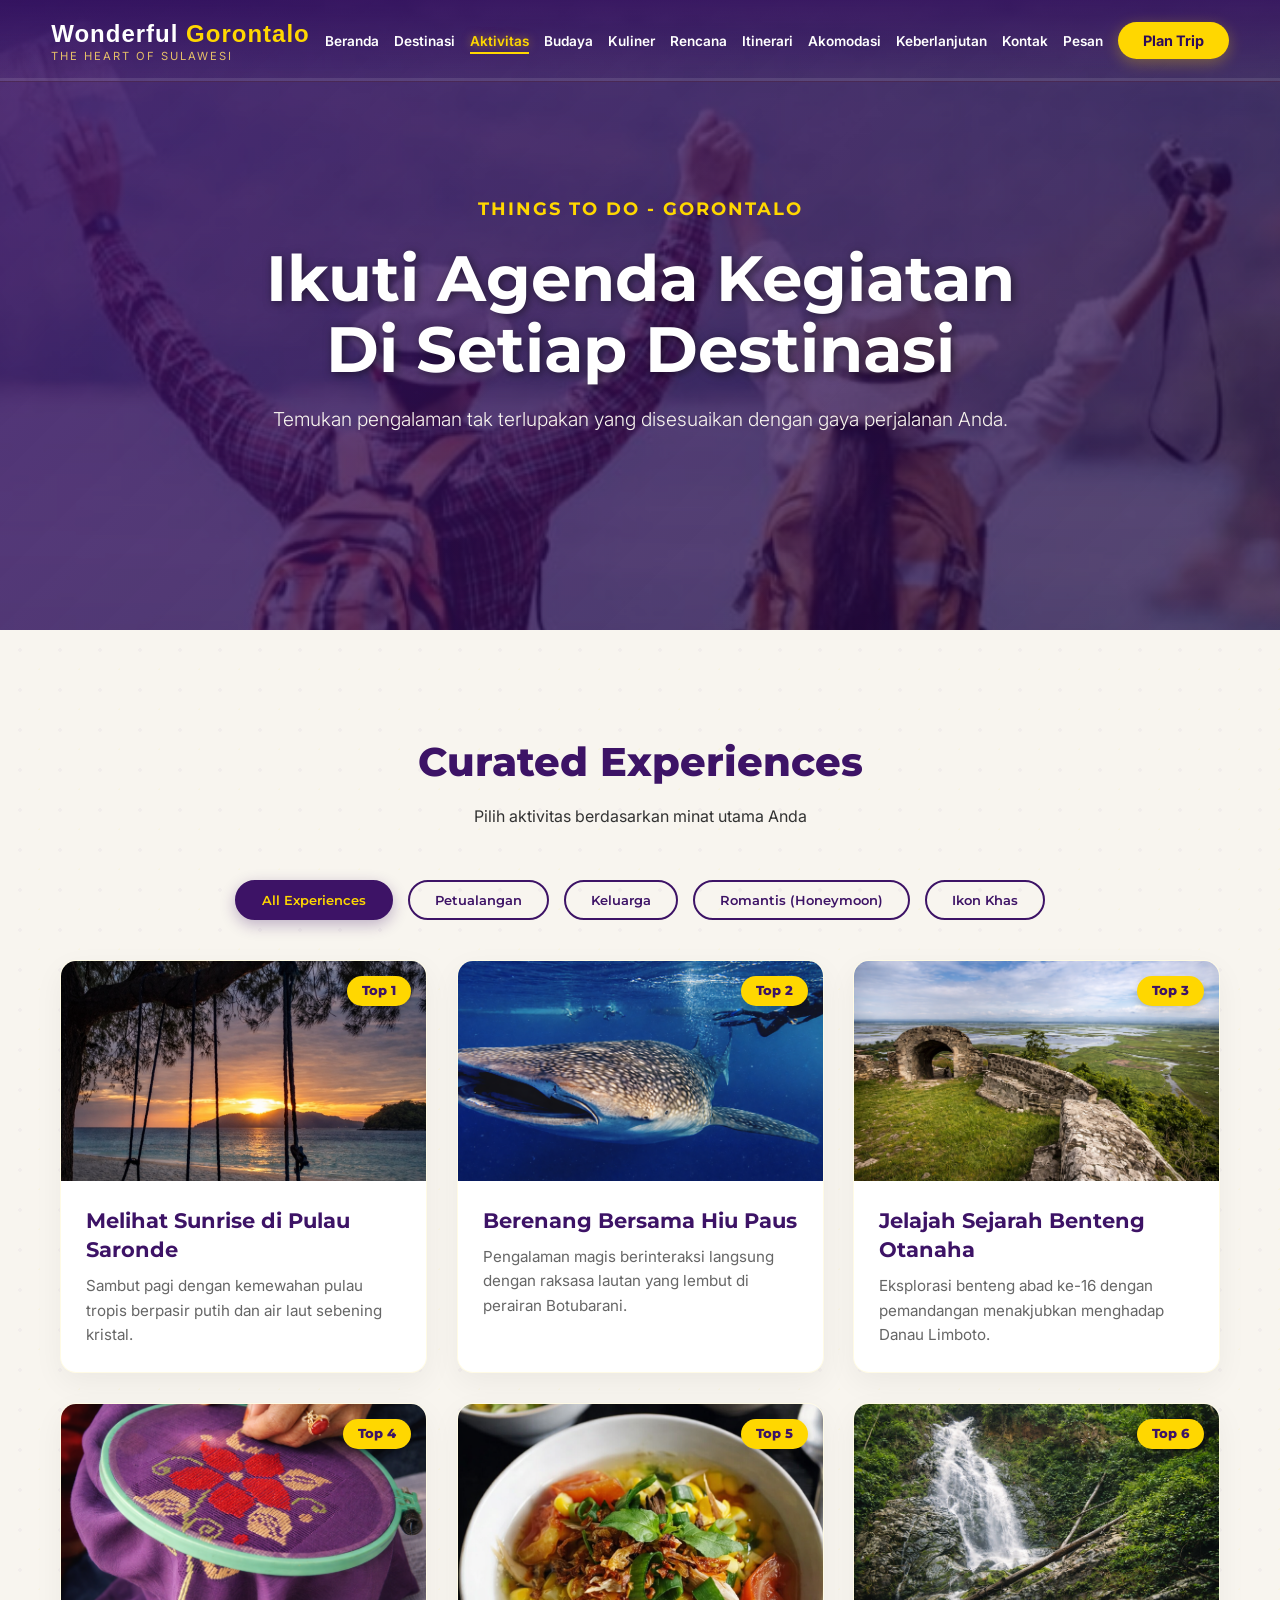
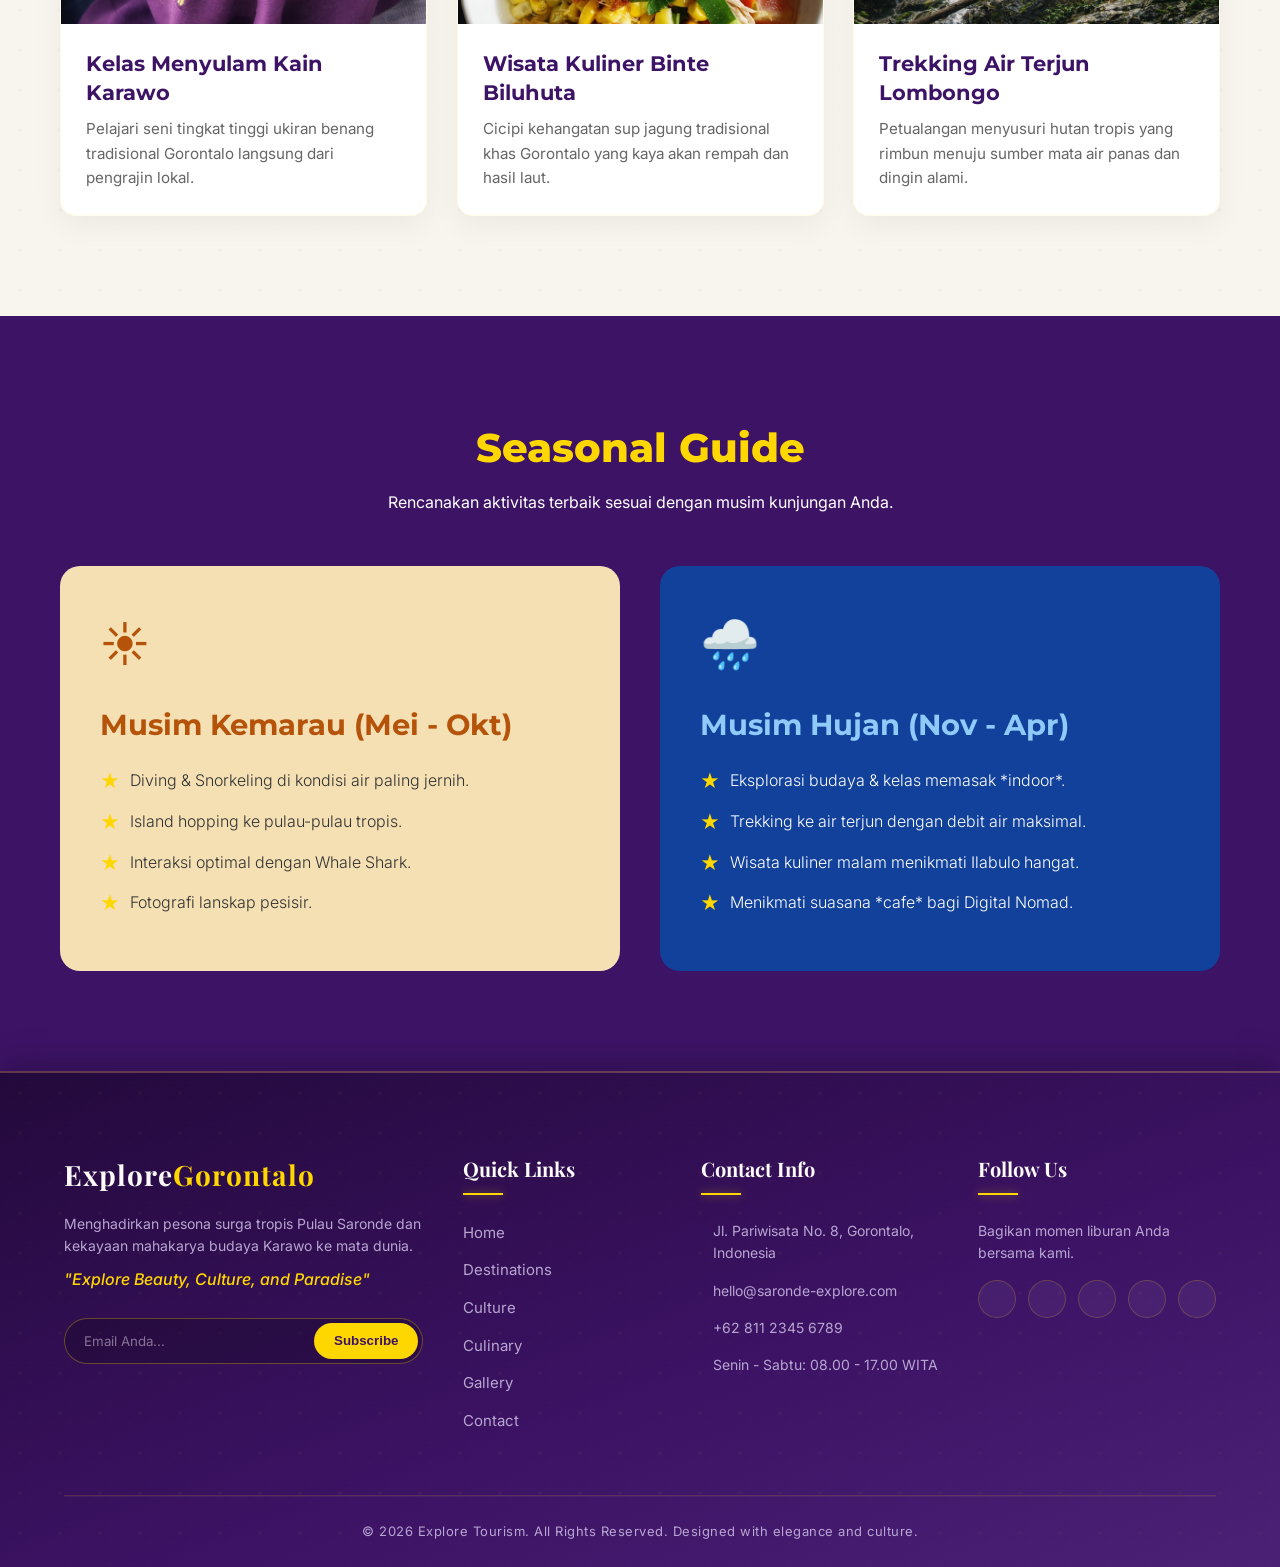
<file: things-to-do.html>
<!DOCTYPE html>
<html lang="id">
<head>
    <meta charset="UTF-8">
    <meta name="viewport" content="width=device-width, initial-scale=1.0">
    <title>Things to Do | Wonderful Gorontalo</title>
    
    <link rel="preconnect" href="https://fonts.googleapis.com">
    <link rel="preconnect" href="https://fonts.gstatic.com" crossorigin>
    <link href="https://fonts.googleapis.com/css2?family=Montserrat:wght@400;700;800&family=Inter:wght@300;400;600&display=swap" rel="stylesheet">
    
    <link rel="stylesheet" href="css/activities.css">
    <link rel="stylesheet" href="css/navbar.css">
    <link rel="stylesheet" href="css/footer.css">
</head>
<body>

<div id="navbar-container"></div>

    <section class="hero-activities">
        <div class="hero-overlay"></div>
        <div class="hero-content text-center">
            <span class="tagline">Things To Do - Gorontalo</span>
            <h1 class="hero-title">Ikuti Agenda Kegiatan<br>Di Setiap Destinasi</h1>
            <p class="hero-subtitle">Temukan pengalaman tak terlupakan yang disesuaikan dengan gaya perjalanan Anda.</p>
        </div>
    </section>

    <section class="experiences-section bg-ornament">
        <div class="container">
            <div class="section-header text-center">
                <h2 class="section-title">Curated Experiences</h2>
                <p>Pilih aktivitas berdasarkan minat utama Anda</p>
            </div>

            <div class="filter-container">
                <button class="filter-btn active" data-filter="all">All Experiences</button>
                <button class="filter-btn" data-filter="adventure">Petualangan</button>
                <button class="filter-btn" data-filter="family">Keluarga</button>
                <button class="filter-btn" data-filter="romantic">Romantis (Honeymoon)</button>
                <button class="filter-btn" data-filter="nomad">Ikon Khas</button>
            </div>

            <div class="experiences-grid" id="experiencesGrid">
                
                <div class="experience-card" data-category="romantic adventure">
                    <div class="card-img" style="background-image: url('assets/image/genep.png');">
                        <span class="card-badge">Top 1</span>
                    </div>
                    <div class="card-content">
                        <h3>Melihat Sunrise di Pulau Saronde</h3>
                        <p>Sambut pagi dengan kemewahan pulau tropis berpasir putih dan air laut sebening kristal.</p>
                    </div>
                </div>

                <div class="experience-card" data-category="adventure family">
                    <div class="card-img" style="background-image: url('assets/image/whaleshark.png');">
                        <span class="card-badge">Top 2</span>
                    </div>
                    <div class="card-content">
                        <h3>Berenang Bersama Hiu Paus</h3>
                        <p>Pengalaman magis berinteraksi langsung dengan raksasa lautan yang lembut di perairan Botubarani.</p>
                    </div>
                </div>

                <div class="experience-card" data-category="family nomad">
                    <div class="card-img" style="background-image: url('assets/image/hiji.png');">
                        <span class="card-badge">Top 3</span>
                    </div>
                    <div class="card-content">
                        <h3>Jelajah Sejarah Benteng Otanaha</h3>
                        <p>Eksplorasi benteng abad ke-16 dengan pemandangan menakjubkan menghadap Danau Limboto.</p>
                    </div>
                </div>

                <div class="experience-card" data-category="family romantic">
                    <div class="card-img" style="background-image: url('assets/image/tekstil.png');">
                        <span class="card-badge">Top 4</span>
                    </div>
                    <div class="card-content">
                        <h3>Kelas Menyulam Kain Karawo</h3>
                        <p>Pelajari seni tingkat tinggi ukiran benang tradisional Gorontalo langsung dari pengrajin lokal.</p>
                    </div>
                </div>

                <div class="experience-card" data-category="family nomad">
                    <div class="card-img" style="background-image: url('assets/image/binte.png');">
                        <span class="card-badge">Top 5</span>
                    </div>
                    <div class="card-content">
                        <h3>Wisata Kuliner Binte Biluhuta</h3>
                        <p>Cicipi kehangatan sup jagung tradisional khas Gorontalo yang kaya akan rempah dan hasil laut.</p>
                    </div>
                </div>

                <div class="experience-card" data-category="adventure">
                    <div class="card-img" style="background-image: url('assets/image/waterfall.png');">
                        <span class="card-badge">Top 6</span>
                    </div>
                    <div class="card-content">
                        <h3>Trekking Air Terjun Lombongo</h3>
                        <p>Petualangan menyusuri hutan tropis yang rimbun menuju sumber mata air panas dan dingin alami.</p>
                    </div>
                </div>

                </div>
        </div>
    </section>

    <section class="seasonal-guide">
        <div class="container">
            <div class="section-header text-center">
                <h2 class="section-title text-gold">Seasonal Guide</h2>
                <p class="text-light">Rencanakan aktivitas terbaik sesuai dengan musim kunjungan Anda.</p>
            </div>
            
            <div class="season-grid">
                <div class="season-card summer">
                    <div class="season-icon">☀️</div>
                    <h3>Musim Kemarau (Mei - Okt)</h3>
                    <ul class="season-list">
                        <li>Diving & Snorkeling di kondisi air paling jernih.</li>
                        <li>Island hopping ke pulau-pulau tropis.</li>
                        <li>Interaksi optimal dengan Whale Shark.</li>
                        <li>Fotografi lanskap pesisir.</li>
                    </ul>
                </div>
                
                <div class="season-card rainy">
                    <div class="season-icon">🌧️</div>
                    <h3>Musim Hujan (Nov - Apr)</h3>
                    <ul class="season-list">
                        <li>Eksplorasi budaya & kelas memasak *indoor*.</li>
                        <li>Trekking ke air terjun dengan debit air maksimal.</li>
                        <li>Wisata kuliner malam menikmati Ilabulo hangat.</li>
                        <li>Menikmati suasana *cafe* bagi Digital Nomad.</li>
                    </ul>
                </div>
            </div>
        </div>
    </section>

    <div id="footer-container"></div>
    <script src="js/activities.js"></script>
    <script src="js/navbar.js"></script>
    <script src="js/footer.js"></script>
</body>
</html>
</file>
<file: css/style.css>
/* ROOT VARIABLES & RESET */
:root {
    --primary: #3A0CA3;
    --primary-dark: #240046;
    --gold: #FFD700;
    --gold-dark: #E6B800;
    --blue: #00B4D8;
    --green: #2D6A4F;
    --light: #F8F5F0;
    --white: #FFFFFF;
    --text-dark: #333333;
    --text-light: #666666;
    --shadow: 0 10px 30px rgba(0, 0, 0, 0.1);
    --shadow-hover: 0 15px 40px rgba(58, 12, 163, 0.2);
    --transition: all 0.3s cubic-bezier(0.25, 0.8, 0.25, 1);
}

* {
    margin: 0;
    padding: 0;
    box-sizing: border-box;
    scroll-behavior: smooth;
}

body {
    font-family: 'Poppins', sans-serif;
    color: var(--text-dark);
    background-color: var(--light);
    overflow-x: hidden;
}

h1, h2, h3, h4, .logo {
    font-family: 'Playfair Display', serif;
}

a {
    text-decoration: none;
    color: inherit;
}

ul {
    list-style: none;
}

/* UTILITIES */
.section {
    padding: 100px 8%;
}
.bg-light {
    background-color: var(--white);
}
.btn {
    display: inline-block;
    padding: 12px 28px;
    border-radius: 30px;
    font-weight: 500;
    cursor: pointer;
    transition: var(--transition);
    border: none;
}
.btn-primary {
    background: var(--primary);
    color: var(--white);
    box-shadow: 0 4px 15px rgba(58, 12, 163, 0.3);
}
.btn-primary:hover {
    background: var(--gold);
    color: var(--primary-dark);
    box-shadow: 0 4px 15px rgba(255, 215, 0, 0.4);
}
.btn-outline {
    border: 2px solid var(--white);
    color: var(--white);
    background: transparent;
}
.btn-outline:hover {
    background: var(--white);
    color: var(--primary-dark);
}
.glassmorphism {
    background: rgba(255, 255, 255, 0.15);
    backdrop-filter: blur(15px);
    -webkit-backdrop-filter: blur(15px);
    border: 1px solid rgba(255, 255, 255, 0.2);
    border-radius: 20px;
    box-shadow: 0 8px 32px 0 rgba(31, 38, 135, 0.15);
}

/* HERO SECTION */
.hero {
    position: relative;
    min-height: 100vh;
    display: flex;
    align-items: center;
    justify-content: center;
    text-align: center;
    color: var(--white);
    overflow: hidden;
}
.hero-video {
    position: absolute;
    top: 50%;
    left: 50%;
    transform: translate(-50%, -50%);
    min-width: 100%;
    min-height: 100%;
    z-index: -2;
    object-fit: cover;
}
.video-overlay {
    position: absolute;
    top: 0;
    left: 0;
    width: 100%;
    height: 100%;
    background: linear-gradient(135deg, rgba(36,0,70,0.8) 0%, rgba(0,0,0,0.4) 100%);
    z-index: -1;
}
.hero-content {
    max-width: 800px;
    z-index: 1;
    padding-top: 80px;
}
.tagline {
    font-size: 16px;
    letter-spacing: 3px;
    text-transform: uppercase;
    color: var(--gold);
    margin-bottom: 15px;
    font-weight: 500;
}
.hero h1 {
    font-size: 4rem;
    line-height: 1.2;
    margin-bottom: 20px;
}
.hero .description {
    font-size: 18px;
    margin-bottom: 40px;
    opacity: 0.9;
}
.hero-btns {
    display: flex;
    gap: 20px;
    justify-content: center;
}

@keyframes bounce {
    0%, 20%, 50%, 80%, 100% {transform: translateY(0);}
    40% {transform: translateY(-15px);}
    60% {transform: translateY(-7px);}
}

/* SMART SEARCH BAR */
.search-section {
    position: relative;
    margin-top: -60px;
    z-index: 10;
    padding: 0 8%;
}
.search-container {
    background: var(--white); /* Fallback */
    background: rgba(255, 255, 255, 0.9);
    padding: 25px 40px;
}
.search-form {
    display: flex;
    justify-content: space-between;
    align-items: flex-end;
    gap: 20px;
    flex-wrap: wrap;
}
.input-group {
    flex: 1;
    display: flex;
    flex-direction: column;
    min-width: 200px;
}
.input-group label {
    font-size: 14px;
    font-weight: 600;
    color: var(--primary-dark);
    margin-bottom: 8px;
}
.input-group select, .input-group input {
    width: 100%;
    padding: 12px;
    border: 1px solid #ddd;
    border-radius: 8px;
    font-family: inherit;
    outline: none;
    background: transparent;
    transition: var(--transition);
}
.input-group select:focus, .input-group input:focus {
    border-color: var(--primary);
}
.search-btn {
    padding: 12px 30px;
    height: 47px;
}

/* SECTION TITLE */
.section-title {
    text-align: center;
    margin-bottom: 60px;
}
.section-title h2 {
    font-size: 36px;
    color: var(--primary-dark);
    margin-bottom: 10px;
}
.section-title p {
    color: var(--text-light);
    font-size: 16px;
}

/* GRID LAYOUTS */
.grid-container {
    display: grid;
    grid-template-columns: repeat(auto-fit, minmax(280px, 1fr));
    gap: 30px;
}

/* DESTINATION CARDS */
.card {
    background: var(--white);
    border-radius: 15px;
    overflow: hidden;
    box-shadow: var(--shadow);
    transition: var(--transition);
    position: relative;
}
.card:hover {
    transform: translateY(-10px);
    box-shadow: var(--shadow-hover);
}
.card-img {
    height: 250px;
    background-size: cover;
    background-position: center;
    transition: transform 0.5s ease;
}
.card:hover .card-img {
    transform: scale(1.05);
}
.card-content {
    padding: 25px;
    position: relative;
}
.rating {
    position: absolute;
    top: -20px;
    right: 20px;
    background: var(--white);
    padding: 5px 12px;
    border-radius: 20px;
    font-size: 14px;
    font-weight: 600;
    color: var(--text-dark);
    box-shadow: 0 4px 10px rgba(0,0,0,0.1);
}
.rating i { color: var(--gold); }
.card-content h3 {
    font-size: 22px;
    margin-bottom: 10px;
    color: var(--primary-dark);
}
.card-content p {
    color: var(--text-light);
    font-size: 14px;
    margin-bottom: 20px;
    line-height: 1.6;
}
.explore-link {
    color: var(--primary);
    font-weight: 600;
    font-size: 15px;
    display: inline-flex;
    align-items: center;
    gap: 8px;
}
.explore-link i {
    transition: var(--transition);
}
.explore-link:hover i {
    transform: translateX(5px);
}

/* EVENTS SECTION */
.event-showcase {
    display: grid;
    grid-template-columns: 1fr 1fr;
    background: linear-gradient(135deg, var(--primary-dark), var(--primary));
    border-radius: 20px;
    overflow: hidden;
    color: var(--white);
}
.event-info {
    padding: 50px;
}
.event-info h3 {
    font-size: 32px;
    color: var(--gold);
    margin-bottom: 15px;
}
.event-info p {
    margin-bottom: 30px;
    opacity: 0.9;
    line-height: 1.7;
}
.countdown {
    display: flex;
    gap: 20px;
    margin-bottom: 35px;
}
.time-box {
    background: rgba(255,255,255,0.1);
    padding: 15px;
    border-radius: 10px;
    text-align: center;
    min-width: 80px;
}
.time-box h4 {
    font-size: 28px;
    margin-bottom: 5px;
}
.time-box span {
    font-size: 12px;
    text-transform: uppercase;
    letter-spacing: 1px;
}
.event-list {
    background: rgba(255,255,255,0.05);
    padding: 50px;
    display: flex;
    flex-direction: column;
    justify-content: center;
    gap: 20px;
}
.event-item {
    display: flex;
    align-items: center;
    gap: 20px;
    padding: 15px;
    background: rgba(255,255,255,0.1);
    border-radius: 10px;
    transition: var(--transition);
}
.event-item:hover {
    background: rgba(255,255,255,0.2);
    transform: translateX(10px);
}
.date {
    background: var(--gold);
    color: var(--primary-dark);
    padding: 10px 15px;
    border-radius: 8px;
    text-align: center;
    font-weight: 600;
}
.date span {
    display: block;
    font-size: 22px;
    font-weight: 700;
}

/* CULTURAL HERITAGE */
.culture-card {
    position: relative;
    border-radius: 15px;
    overflow: hidden;
    height: 300px;
}
.culture-card img {
    width: 100%;
    height: 100%;
    object-fit: cover;
    transition: transform 0.6s ease;
}
.culture-card:hover img {
    transform: scale(1.1);
}
.culture-overlay {
    position: absolute;
    bottom: 0;
    left: 0;
    width: 100%;
    padding: 30px 20px;
    background: linear-gradient(transparent, rgba(36,0,70,0.9));
    color: var(--white);
}

/* CULINARY SECTION */
.food-card {
    background: var(--white);
    border-radius: 15px;
    overflow: hidden;
    box-shadow: var(--shadow);
    display: flex;
    flex-direction: column;
}
.food-card img {
    height: 220px;
    object-fit: cover;
}
.food-info {
    padding: 25px;
}
.food-info h3 {
    color: var(--primary-dark);
    margin-bottom: 10px;
}
.btn-text {
    color: var(--primary);
    font-weight: 600;
    margin-top: 15px;
    display: inline-block;
}

/* STATISTICS SECTION */
.stats-section {
    background-color: var(--deep-purple) !important;
    position: relative;
    color: var(--white);
}
.stats-section::before {
    content: '';
    position: absolute;
    top:0; left:0; width:100%; height:100%;
    background: rgba(36, 0, 70, 0.85);
}
.stat-container {
    position: relative;
    z-index: 1;
    display: grid;
    grid-template-columns: repeat(auto-fit, minmax(200px, 1fr));
    gap: 40px;
    text-align: center;
}
.stat-box i {
    font-size: 40px;
    color: var(--gold);
    margin-bottom: 15px;
}
.stat-box h3 {
    font-size: 48px;
    font-weight: 700;
    margin-bottom: 5px;
}

.stats-section {
    background: linear-gradient(135deg, var(--deep-purple) 0%, var(--dark-purple-accent) 100%);
    border-top: 2px solid var(--gold);
    border-bottom: 2px solid var(--gold);
}

/* SOCIAL PROOF */
.ig-grid {
    display: grid;
    grid-template-columns: repeat(auto-fit, minmax(200px, 1fr));
    gap: 15px;
}
.ig-post {
    position: relative;
    border-radius: 10px;
    overflow: hidden;
    aspect-ratio: 1;
}
.ig-post img {
    width: 100%;
    height: 100%;
    object-fit: cover;
}
.ig-overlay {
    position: absolute;
    top: 0; left: 0; width: 100%; height: 100%;
    background: rgba(36, 0, 70, 0.6);
    display: flex;
    justify-content: center;
    align-items: center;
    gap: 20px;
    color: var(--white);
    opacity: 0;
    transition: var(--transition);
}
.ig-post:hover .ig-overlay {
    opacity: 1;
}

/* SCROLL REVEAL ANIMATION */
.reveal {
    opacity: 0;
    transform: translateY(50px);
    transition: all 0.8s ease;
}
.reveal.active {
    opacity: 1;
    transform: translateY(0);
}

/* RESPONSIVE DESIGN */
@media (max-width: 991px) {
    .hero h1 { font-size: 3rem; }
    .search-form { flex-direction: column; align-items: stretch; }
    .event-showcase { grid-template-columns: 1fr; }
}

/* Container Pencarian */
.search-section {
    padding: 50px 0;
    background: var(--deep-purple); /* Menggunakan variabel warna Anda */
}

.search-container {
    background: rgba(61, 19, 102, 0.8); /* Deep Purple dengan transparansi */
    padding: 30px;
    border-radius: 15px;
    border: 1px solid var(--gold);
    backdrop-filter: blur(10px);
}

.search-form {
    display: flex;
    flex-wrap: wrap;
    gap: 20px;
    align-items: flex-end;
    justify-content: center;
}

.input-group {
    flex: 1;
    min-width: 200px;
    display: flex;
    flex-direction: column;
    gap: 10px;
}

.input-group label {
    color: var(--gold);
    font-weight: 500;
    font-size: 0.9rem;
}

.input-group select {
    padding: 12px;
    border-radius: 8px;
    border: 1px solid rgba(255, 215, 0, 0.3);
    background: rgba(255, 255, 255, 0.1);
    color: white;
    cursor: pointer;
    transition: all 0.3s ease;
}

.input-group select option {
    background: #3D1366; /* Warna solid saat dropdown terbuka */
    color: white;
}

.search-btn {
    padding: 12px 30px;
    background: var(--gold);
    color: #3D1366;
    border: none;
    border-radius: 8px;
    font-weight: bold;
    cursor: pointer;
    transition: transform 0.2s ease;
}

.search-btn:hover {
    transform: scale(1.05);
    background: #ffed4a;
}

/* RESPONSIVE STYLES */
@media screen and (max-width: 768px) {
    .search-container {
        padding: 20px;
        margin: 0 15px; /* Memberi jarak di pinggir layar HP */
    }

    .search-form {
        flex-direction: column; /* Mengubah baris menjadi kolom */
        align-items: stretch; /* Membuat input selebar layar */
        gap: 15px;
    }

    .input-group {
        width: 100%; /* Memastikan grup input mengambil ruang penuh */
    }

    .input-group select {
        width: 100%;
        padding: 15px; /* Sedikit lebih besar agar mudah ditekan jari */
        font-size: 16px; /* Mencegah auto-zoom pada iPhone saat input diklik */
    }

    .search-btn {
        width: 100%;
        padding: 15px;
        margin-top: 10px;
        font-size: 1rem;
    }
}
</file>
<file: css/footer.css>
/* css/footer.css */
@import url('https://fonts.googleapis.com/css2?family=Playfair+Display:wght@600;700&family=Inter:wght@300;400;500&display=swap');

:root {
  --ft-purple: #3D1366;
  --ft-dark-purple: #23093b;
  --ft-gold: #FFD700;
  --ft-ocean: #0077BE;
  --ft-leaf: #2E8B57;
  --ft-cream: #FDFBF7;
  --ft-text-main: #E2D9EE;
  --ft-text-muted: #B8A5D1;
}

.premium-footer {
  position: relative;
  /* Gradient Ungu Gelap ke Krem Lembut */
  background: linear-gradient(160deg, var(--ft-dark-purple) 0%, var(--ft-purple) 60%, #4a2175 100%);
  color: var(--ft-text-main);
  font-family: 'Inter', sans-serif;
  padding: 80px 5% 0;
  overflow: hidden;
  border-top: 2px solid rgba(255, 215, 0, 0.2);
  box-shadow: 0 -10px 30px rgba(0,0,0,0.2);
}

/* Ornamen Motif Tradisional (Karawo style) */
.footer-motif {
  position: absolute;
  top: 0; left: 0; right: 0; bottom: 0;
  background-image: radial-gradient(rgba(255, 215, 0, 0.05) 2px, transparent 2px), radial-gradient(rgba(255, 215, 0, 0.03) 1px, transparent 1px);
  background-size: 40px 40px, 20px 20px;
  background-position: 0 0, 20px 20px;
  opacity: 0.6;
  pointer-events: none;
  z-index: 1;
}

.footer-container {
  display: grid;
  grid-template-columns: 1.5fr 1fr 1.2fr 1fr;
  gap: 40px;
  max-width: 1200px;
  margin: 0 auto;
  position: relative;
  z-index: 2;
  padding-bottom: 50px;
}

.footer-col {
  display: flex;
  flex-direction: column;
}

/* Tipografi */
.footer-logo {
  font-family: 'Playfair Display', serif;
  font-size: 28px;
  color: var(--ft-cream);
  margin-bottom: 15px;
  letter-spacing: 1px;
}

.footer-logo span {
  color: var(--ft-gold);
}

.footer-desc {
  font-size: 14px;
  line-height: 1.6;
  color: var(--ft-text-muted);
  margin-bottom: 10px;
}

.footer-tagline {
  font-style: italic;
  color: var(--ft-gold);
  font-weight: 500;
  margin-bottom: 25px;
}

.footer-heading {
  font-family: 'Playfair Display', serif;
  color: var(--ft-cream);
  font-size: 20px;
  margin-bottom: 25px;
  position: relative;
  padding-bottom: 10px;
}

.footer-heading::after {
  content: '';
  position: absolute;
  left: 0;
  bottom: 0;
  width: 40px;
  height: 2px;
  background: var(--ft-gold);
  box-shadow: 0 0 8px rgba(255, 215, 0, 0.5);
}

/* Links & Navigasi */
.footer-links {
  list-style: none;
  padding: 0;
}

.footer-links li {
  margin-bottom: 12px;
}

.footer-links a {
  color: var(--ft-text-muted);
  text-decoration: none;
  font-size: 15px;
  transition: all 0.3s ease;
  display: inline-block;
}

.footer-links a:hover {
  color: var(--ft-gold);
  transform: translateX(5px);
  text-shadow: 0 0 10px rgba(255, 215, 0, 0.6);
}

/* Info Kontak */
.footer-contact {
  list-style: none;
  padding: 0;
}

.footer-contact li {
  display: flex;
  align-items: flex-start;
  margin-bottom: 15px;
  font-size: 14px;
  color: var(--ft-text-muted);
}

.footer-contact i {
  color: var(--ft-gold);
  margin-right: 12px;
  margin-top: 4px;
  font-size: 16px;
}

/* Sosial Media */
.social-desc {
  font-size: 14px;
  color: var(--ft-text-muted);
  margin-bottom: 15px;
}

.footer-socials {
  display: flex;
  gap: 12px;
}

.footer-socials a {
  display: flex;
  align-items: center;
  justify-content: center;
  width: 38px;
  height: 38px;
  background: rgba(255, 255, 255, 0.05);
  border: 1px solid rgba(255, 215, 0, 0.2);
  border-radius: 50%;
  color: var(--ft-cream);
  font-size: 16px;
  transition: all 0.3s ease;
}

.footer-socials a:hover {
  background: var(--ft-gold);
  color: var(--ft-purple);
  box-shadow: 0 0 15px rgba(255, 215, 0, 0.6);
  transform: translateY(-3px);
}

/* Newsletter */
.footer-newsletter form {
  display: flex;
  background: rgba(0, 0, 0, 0.2);
  border: 1px solid rgba(255, 215, 0, 0.3);
  border-radius: 30px;
  overflow: hidden;
  padding: 4px;
}

.footer-newsletter input {
  flex: 1;
  background: transparent;
  border: none;
  padding: 10px 15px;
  color: var(--ft-cream);
  font-family: 'Inter', sans-serif;
  outline: none;
}

.footer-newsletter input::placeholder {
  color: rgba(226, 217, 238, 0.5);
}

.btn-subscribe {
  background: var(--ft-gold);
  color: var(--ft-purple);
  border: none;
  padding: 10px 20px;
  border-radius: 25px;
  font-weight: 600;
  cursor: pointer;
  transition: all 0.3s ease;
}

.btn-subscribe:hover {
  background: #ffec8b;
  box-shadow: 0 0 12px rgba(255, 215, 0, 0.5);
}

/* Garis Pemisah & Copyright Bawah */
.footer-bottom {
  position: relative;
  z-index: 2;
  text-align: center;
  padding: 25px 0;
  border-top: 1px solid rgba(255, 215, 0, 0.15);
  box-shadow: inset 0 1px 0 rgba(255, 255, 255, 0.05);
}

.footer-bottom p {
  color: var(--ft-text-muted);
  font-size: 13px;
  letter-spacing: 0.5px;
  margin: 0;
}

/* Animasi Fade-Up */
.fade-up {
  opacity: 0;
  transform: translateY(30px);
  transition: opacity 0.8s ease, transform 0.8s ease;
}

.fade-up.visible {
  opacity: 1;
  transform: translateY(0);
}

.delay-1 { transition-delay: 0.1s; }
.delay-2 { transition-delay: 0.2s; }
.delay-3 { transition-delay: 0.3s; }
.delay-4 { transition-delay: 0.4s; }

/* Responsif Mobile & Tablet */
@media (max-width: 992px) {
  .footer-container {
    grid-template-columns: 1fr 1fr;
  }
}

@media (max-width: 768px) {
  .premium-footer {
    padding-top: 60px;
  }
  
  .footer-container {
    grid-template-columns: 1fr;
    gap: 35px;
  }

  .footer-heading::after {
    left: 0;
    width: 60px; /* Sedikit dilebarkan di mobile agar lebih proporsional */
  }

  .footer-newsletter form {
    flex-direction: column;
    border-radius: 15px;
    background: transparent;
    border: none;
    padding: 0;
    gap: 10px;
  }

  .footer-newsletter input {
    background: rgba(0, 0, 0, 0.2);
    border: 1px solid rgba(255, 215, 0, 0.3);
    border-radius: 8px;
    padding: 12px 15px;
  }

  .btn-subscribe {
    width: 100%;
    border-radius: 8px;
    padding: 12px;
  }
}
</file>
<file: css/navbar.css>
:root {
    --deep-purple: #2D0B59;
    --royal-purple: #4B0082;
    --gold: #FFD700;
    --soft-gold: #E6C068;
    --sand-white: #F8F5EF;
    --glass-bg: rgba(45, 11, 89, 0.7);
    --transition: all 0.3s cubic-bezier(0.4, 0, 0.2, 1);
}

/* Navbar Base */
.main-navbar {
    position: fixed;
    top: 0;
    left: 0;
    width: 100%;
    z-index: 9999;
    transition: var(--transition);
    padding: 15px 0;
    border-bottom: 1px solid rgba(255, 215, 0, 0.1);
}

/* Glassmorphism & Solid State on Scroll */
.main-navbar.scrolled {
    background: var(--deep-purple);
    padding: 10px 0;
    box-shadow: 0 10px 30px rgba(0, 0, 0, 0.3);
    border-bottom: 2px solid var(--gold);
}

.main-navbar:not(.scrolled) {
    background: linear-gradient(to bottom, var(--glass-bg), transparent);
}

.nav-container {
    max-width: 1400px;
    margin: 0 auto;
    display: flex;
    justify-content: space-between;
    align-items: center;
    padding: 0 4%;
}

/* Logo Styling */
.nav-logo {
    text-decoration: none;
    display: flex;
    flex-direction: column;
}

.logo-text {
    font-family: 'Poppins', sans-serif;
    font-size: 1.5rem;
    font-weight: 800;
    color: white;
    letter-spacing: 1px;
}

.logo-text span {
    color: var(--gold);
}

.logo-subtext {
    color: var(--soft-gold);
    font-size: 0.7rem;
    text-transform: uppercase;
    letter-spacing: 2px;
    margin-top: -5px;
}

/* Menu Desktop */
.nav-menu {
    display: flex;
    list-style: none;
    gap: 15px;
}

.nav-link {
    text-decoration: none;
    color: white;
    font-size: 0.85rem;
    font-weight: 600;
    transition: var(--transition);
    position: relative;
    padding: 5px 0;
}

.nav-link:hover, .nav-link.active {
    color: var(--gold);
    text-shadow: 0 0 10px rgba(255, 215, 0, 0.5);
}

.nav-link::after {
    content: '';
    position: absolute;
    bottom: 0;
    left: 0;
    width: 0;
    height: 2px;
    background: var(--gold);
    transition: var(--transition);
}

.nav-link:hover::after, .nav-link.active::after {
    width: 100%;
}

/* CTA Button */
.btn-cta {
    background: var(--gold);
    color: var(--deep-purple);
    padding: 10px 25px;
    border-radius: 50px;
    text-decoration: none;
    font-weight: 700;
    font-size: 0.9rem;
    transition: var(--transition);
    box-shadow: 0 4px 15px rgba(255, 215, 0, 0.3);
}

.btn-cta:hover {
    transform: scale(1.05);
    background: white;
    box-shadow: 0 6px 20px rgba(255, 215, 0, 0.5);
}

/* Hamburger */
.hamburger {
    display: none;
    cursor: pointer;
    background: none;
    border: none;
}

.bar {
    display: block;
    width: 25px;
    height: 3px;
    margin: 5px auto;
    background-color: var(--gold);
    transition: var(--transition);
}

/* Scroll Progress Bar */
.scroll-progress-container {
    width: 100%;
    height: 3px;
    background: rgba(255,255,255,0.1);
    position: absolute;
    bottom: 0;
}

.scroll-progress-bar {
    height: 100%;
    background: var(--gold);
    width: 0%;
}

/* Responsive Logic */
@media (max-width: 1200px) {
    .nav-menu { gap: 8px; }
    .nav-link { font-size: 0.75rem; }
}

@media (max-width: 1024px) {
    .hamburger { display: block; z-index: 10001; }
    .desktop-cta { display: none; }
    
    .nav-menu {
        position: fixed;
        right: -100%;
        top: 0;
        flex-direction: column;
        background: var(--deep-purple);
        width: 300px;
        height: 100vh;
        padding: 100px 40px;
        transition: 0.5s ease-in-out;
        box-shadow: -10px 0 30px rgba(0,0,0,0.5);
        
        z-index: 10000;
        
    }

    .nav-menu.active { right: 0; }
    .nav-link { font-size: 1.2rem; display: block; margin-bottom: 15px; }

    .hamburger.active .bar:nth-child(2) { opacity: 0; }
    .hamburger.active .bar:nth-child(1) { transform: translateY(8px) rotate(45deg); }
    .hamburger.active .bar:nth-child(3) { transform: translateY(-8px) rotate(-45deg); }

    .nav-overlay.active {
        position: fixed;
        top: 0; left: 0; width: 100%; height: 100%;
        z-index: 9998;
    }
    
    .mobile-cta-li { margin-top: 20px; }
}
</file>
<file: css/booking.css>
/* VARIABLES */
:root {
    --deep-purple: #2D0B59;
    --royal-purple: #4B0082;
    --gold: #FFD700;
    --soft-gold: #E6C068;
    --ocean-blue: #00AEEF;
    --leaf-green: #2E8B57;
    --sand-white: #F8F5EF;
    --glass: rgba(255, 255, 255, 0.9);
    --transition: all 0.3s cubic-bezier(0.25, 0.8, 0.25, 1);
}

/* BASE */
* { margin: 0; padding: 0; box-sizing: border-box; }
body { font-family: 'Inter', sans-serif; color: #333; line-height: 1.6; background: var(--sand-white); }
h1, h2, h3 { font-family: 'Montserrat', sans-serif; }

.container { max-width: 1200px; margin: 0 auto; padding: 0 20px; }
.section-padding { padding: 80px 0; }
.text-center { text-align: center; }
.mt-20 { margin-top: 20px; } .mt-30 { margin-top: 30px; }
.hidden { display: none !important; }

/* GRADIENT BACKGROUND WITH ORNAMENT */
.bg-pattern {
    background: linear-gradient(135deg, #f5f0ff 0%, #ffffff 100%);
    position: relative;
    overflow: hidden;
}
.bg-pattern::before {
    content: ''; position: absolute; top: 0; left: 0; width: 100%; height: 100%;
    background-image: url('[data-uri]');
    pointer-events: none;
}

/* 1. HERO */
.hero-booking {
    position: relative; height: 70vh; display: flex; align-items: center; justify-content: center; text-align: center;
    background: url('../assets/image/booking.png') center/cover no-repeat; color: #fff;
}
.hero-overlay { position: absolute; inset: 0; background: rgba(45, 11, 89, 0.6); }
.hero-content { position: relative; z-index: 2; max-width: 800px; padding: 20px; }
.hero-title { font-size: 3.5rem; margin-bottom: 15px; }
.tagline { color: var(--gold); font-weight: 700; text-transform: uppercase; letter-spacing: 2px; display: block; margin-bottom: 10px; }
.hero-btns {
    margin-top: 40px; /* Ubah angka ini sesuai keinginan (30px - 50px biasanya ideal) */
    display: flex;
    justify-content: center;
    gap: 20px; /* Jika ada dua tombol, ini memberi jarak antar tombolnya */
}

/* GLASS CARD */
.glass-card { background: var(--glass); backdrop-filter: blur(10px); border: 1px solid rgba(255,255,255,0.5); border-radius: 20px; padding: 40px; box-shadow: 0 15px 35px rgba(0,0,0,0.05); }

/* BOOKING GRID */
.booking-grid { display: grid; grid-template-columns: 2fr 1fr; gap: 30px; }

/* FORMS */
.form-group-title { font-size: 1.2rem; font-weight: 700; color: var(--deep-purple); margin: 30px 0 20px; border-left: 4px solid var(--gold); padding-left: 15px; }
.input-grid { display: grid; grid-template-columns: 1fr 1fr; gap: 20px; }
.input-group { display: flex; flex-direction: column; margin-bottom: 15px; }

/* Khusus untuk kotak Check-in dan Check-out */
.input-group input[type="date"] {
    width: 100%;             /* Memastikan panjangnya penuh sesuai kolom */
    box-sizing: border-box;  /* Memastikan padding tidak merusak lebar */
    display: block;          /* Menghilangkan perilaku inline default */
    min-height: 46px;        /* Menyamakan tinggi dengan kotak select/text agar seragam */
}

.input-group label { font-weight: 600; font-size: 0.9rem; margin-bottom: 8px; color: #555; }
.input-group input, .input-group select, .input-group textarea {
    padding: 12px 15px; border-radius: 10px; border: 1.5px solid #ddd; font-family: inherit; font-size: 1rem; transition: var(--transition);
}
.input-group input:focus { outline: none; border-color: var(--gold); box-shadow: 0 0 10px rgba(255, 215, 0, 0.2); }
.full-width { grid-column: 1 / -1; }

/* PAYMENT */
.payment-grid { display: flex; gap: 15px; flex-wrap: wrap; }
.payment-option { flex: 1; cursor: pointer; }
.payment-option input { display: none; }
.pay-box { display: block; padding: 15px; border: 1.5px solid #ddd; border-radius: 12px; text-align: center; transition: var(--transition); font-weight: 600; }
.payment-option input:checked + .pay-box { border-color: var(--gold); background: #fffdf0; color: var(--deep-purple); box-shadow: 0 5px 15px rgba(255,215,0,0.2); }

/* BUTTONS */
.btn { padding: 15px 35px; border-radius: 50px; border: none; font-weight: 700; cursor: pointer; transition: var(--transition); text-transform: uppercase; font-family: 'Poppins', sans-serif; }
.btn-gold { background: var(--gold); color: var(--deep-purple); box-shadow: 0 5px 15px rgba(255, 215, 0, 0.4); }
.btn-gold:hover { transform: translateY(-3px); box-shadow: 0 10px 20px rgba(255, 215, 0, 0.6); }
.btn-deep { background: var(--deep-purple); color: #fff; }
.btn-large { width: 100%; font-size: 1.1rem; }
.btn-sm { padding: 10px 20px; border-radius: 10px; font-size: 0.8rem; }

/* PRICE CARD */
.price-card {  border-top: 5px solid var(--gold); }
.price-item { display: flex; justify-content: space-between; margin-bottom: 10px; font-weight: 500; color: #666; }
.price-total { display: flex; justify-content: space-between; font-size: 1.5rem; font-weight: 800; color: var(--deep-purple); margin-top: 15px; }
.promo-section { display: flex; gap: 10px; }
.promo-section input { flex: 1; padding: 10px; border-radius: 10px; border: 1px solid #ddd; }
.promo-row { color: var(--leaf-green); font-weight: 700; }

/* SECURITY BADGES */
.security-card { display: flex; flex-direction: column; gap: 10px; }
.badge-item { background: #fff; padding: 10px 20px; border-radius: 10px; border-left: 3px solid var(--leaf-green); font-weight: 600; font-size: 0.85rem; }

/* POPUP */
.popup-overlay { position: fixed; inset: 0; background: rgba(45, 11, 89, 0.9); z-index: 100; display: none; align-items: center; justify-content: center; padding: 20px; }
.popup-overlay.active { display: flex; }
.popup-content { max-width: 500px; width: 100%; text-align: center; }
.check-icon { width: 80px; height: 80px; background: var(--gold); color: var(--deep-purple); border-radius: 50%; display: flex; align-items: center; justify-content: center; margin: 0 auto 20px; font-size: 2.5rem; font-weight: bold; }
.summary-box { text-align: left; background: rgba(0,0,0,0.05); padding: 20px; border-radius: 15px; line-height: 1.8; }

/* FOOTER */
.footer-booking { background: var(--deep-purple); color: #fff; padding: 40px 0; }
.footer-booking span { color: var(--gold); }

/* RESPONSIVE */
@media (max-width: 992px) {
    .booking-grid { grid-template-columns: 1fr; }
    .price-card { position: static; }
}
.booking-side {
    position: sticky;
    top: 20px; /* Ubah angka ini menjadi lebih kecil (misal 10px) jika ingin lebih naik lagi */
}
@media (max-width: 768px) {
    .input-grid { grid-template-columns: 1fr; }
    .hero-title { font-size: 2.5rem; }
    }
</file>
<file: css/culinary.css>
:root {
    --deep-purple: #2D0B59;
    --royal-purple: #4B0082;
    --gold: #FFD700;
    --soft-gold: #E6C068;
    --sand-white: #F8F5EF;
    --white: #FFFFFF;
    --dark: #1a1a1a;
    --transition: all 0.4s cubic-bezier(0.165, 0.84, 0.44, 1);
}

* {
    margin: 0;
    padding: 0;
    box-sizing: border-box;
}

body {
    font-family: 'Poppins', sans-serif;
    background: linear-gradient(135deg, var(--deep-purple) 0%, var(--sand-white) 100%);
    background-attachment: fixed;
    color: var(--dark);
    line-height: 1.6;
    overflow-x: hidden;
}

.container {
    max-width: 1200px;
    margin: 0 auto;
    padding: 0 20px;
}

/* Hero Section */
.hero {
    height: 100vh;
    display: flex;
    align-items: center;
    justify-content: center;
    text-align: center;
    position: relative;
    background: url('../assets/image/foodmain.png') center/cover no-repeat;
    color: var(--white);
}

.hero-overlay {
    position: absolute;
    top: 0; left: 0; width: 100%; height: 100%;
    background: rgba(45, 11, 89, 0.6);
}

.hero-content {
    position: relative;
    z-index: 2;
    max-width: 800px;
}

.tagline {
    font-family: 'Inter', sans-serif;
    text-transform: uppercase;
    letter-spacing: 3px;
    color: var(--gold);
    font-weight: 600;
    display: block;
    margin-bottom: 1rem;
    font-size: 0.9rem;
}

.hero-title {
    font-family: 'Montserrat', sans-serif;
    font-size: clamp(3rem, 8vw, 5rem);
    font-weight: 800;
    line-height: 1.1;
    margin-bottom: 1.5rem;
}

/* Buttons */
.btn {
    padding: 15px 35px;
    border-radius: 50px;
    text-decoration: none;
    font-weight: 600;
    transition: var(--transition);
    display: inline-block;
    cursor: pointer;
    border: none;
}

.btn-gold {
    background: var(--gold);
    color: var(--deep-purple);
    box-shadow: 0 10px 20px rgba(255, 215, 0, 0.3);
}

.btn-gold:hover {
    transform: translateY(-5px);
    background: var(--soft-gold);
}

.btn-outline {
    border: 2px solid var(--white);
    color: var(--white);
    margin-left: 15px;
}

.btn-outline:hover {
    background: var(--white);
    color: var(--deep-purple);
}

/* Food Cards */
.section-padding { padding: 100px 0; }

.section-title {
    font-family: 'Montserrat', sans-serif;
    font-size: 2.5rem;
    margin-bottom: 3rem;
    position: relative;
}

.food-grid {
    display: grid;
    grid-template-columns: repeat(auto-fit, minmax(300px, 1fr));
    gap: 30px;
}

.food-card {
    background: var(--white);
    border-radius: 20px;
    overflow: hidden;
    box-shadow: 0 15px 35px rgba(0,0,0,0.1);
    transition: var(--transition);
}

.food-card:hover {
    transform: translateY(-10px);
}

.food-img-wrapper {
    height: 250px;
    position: relative;
    overflow: hidden;
}

.food-img-wrapper img {
    width: 100%; height: 100%; object-fit: cover;
    transition: var(--transition);
}

.food-card:hover .food-img-wrapper img {
    transform: scale(1.1);
}

.food-info { padding: 25px; }

/* Filter UI */
.filter-wrapper {
    display: flex;
    justify-content: space-between;
    align-items: center;
    margin-bottom: 40px;
    flex-wrap: wrap;
    gap: 20px;
}

#foodSearch {
    padding: 12px 25px;
    border-radius: 30px;
    border: 1px solid #ddd;
    width: 300px;
}

.filter-btn {
    padding: 10px 25px;
    border: none;
    background: none;
    cursor: pointer;
    font-weight: 600;
    color: var(--deep-purple);
    border-bottom: 2px solid transparent;
}

.filter-btn.active {
    color: var(--gold);
    border-bottom: 2px solid var(--gold);
}

/* Stats Section */
.stats-section {
    background: var(--deep-purple);
    color: var(--white);
    padding: 80px 0;
    text-align: center;
}

.stats-grid {
    display: grid;
    grid-template-columns: repeat(4, 1fr);
}

.stat-item h2 { font-size: 3.5rem; color: var(--gold); }

/* Animations */
.reveal {
    opacity: 0;
    transform: translateY(30px);
    transition: all 0.8s ease-out;
}

.reveal.active {
    opacity: 1;
    transform: translateY(0);
}

/* Responsiveness */
@media (max-width: 768px) {
    .stats-grid { grid-template-columns: repeat(2, 1fr); gap: 40px; }
    .hero-btns { display: flex; flex-direction: column; gap: 40px; }
    .btn-outline { margin-left: 0; }
    .filter-wrapper { flex-direction: column; }
}

/* 1. Update Variabel Warna Anda di paling atas file CSS */
:root {
    --deep-purple: #3D1366; /* Warna ungu premium */
    --royal-purple: #4B0082;
    --gold: #FFD700;        /* Warna emas elegan */
    --soft-gold: #E6C068;
    --sand-white: #F8F5EF;
    --white: #FFFFFF;
    --dark: #1a1a1a;
    --gray: #666666;
    --transition: all 0.4s cubic-bezier(0.165, 0.84, 0.44, 1);
}

/* 2. Tambahkan/Ganti CSS untuk Restaurant Directory & Responsiveness ini */

.section-padding { padding: 80px 0; } /* Disesuaikan agar tidak terlalu renggang */

.restaurant-grid {
    display: grid;
    /* Membuat grid responsif: lebar kotak minimal 320px */
    grid-template-columns: repeat(auto-fit, minmax(320px, 1fr));
    gap: 30px;
    margin-top: 40px;
}

.res-card {
    background: var(--white);
    border-radius: 16px;
    overflow: hidden;
    box-shadow: 0 10px 30px rgba(61, 19, 102, 0.08); /* Bayangan ungu tipis */
    transition: var(--transition);
    border: 1px solid rgba(255, 215, 0, 0.15); /* Border emas sangat tipis */
    display: flex;
    flex-direction: column;
    height: 100%;
}

.res-card:hover {
    transform: translateY(-8px);
    box-shadow: 0 15px 40px rgba(61, 19, 102, 0.15);
    border-color: var(--gold);
}

.res-img {
    height: 220px;
    overflow: hidden;
    position: relative;
}

.res-img img {
    width: 100%;
    height: 100%;
    object-fit: cover;
    transition: transform 0.6s ease;
}

.res-card:hover .res-img img {
    transform: scale(1.08); /* Efek zoom elegan saat di-hover */
}

.res-content {
    padding: 30px;
    display: flex;
    flex-direction: column;
    flex-grow: 1;
}

.category-tag {
    font-size: 0.8rem;
    text-transform: uppercase;
    letter-spacing: 1.5px;
    color: var(--deep-purple);
    font-weight: 700;
    margin-bottom: 10px;
    display: inline-block;
}

.res-content h3 {
    font-family: 'Montserrat', sans-serif;
    font-size: 1.4rem;
    color: var(--dark);
    margin-bottom: 12px;
}

.res-content .description {
    color: var(--gray);
    font-size: 0.95rem;
    margin-bottom: 25px;
    line-height: 1.7;
    flex-grow: 1; /* Mendorong footer ke bawah agar sejajar */
}

.res-footer {
    display: flex;
    justify-content: space-between;
    align-items: center;
    padding-top: 15px;
    border-top: 1px solid rgba(0,0,0,0.05);
}

.price-rating {
    font-weight: 600;
    color: var(--deep-purple);
    font-family: 'Inter', sans-serif;
}

.btn-text {
    color: var(--gold);
    text-decoration: none;
    font-weight: 600;
    font-size: 0.95rem;
    transition: var(--transition);
}

.btn-text:hover {
    color: var(--deep-purple);
    transform: translateX(5px);
}

/* Tombol Back to Top */
.btn-back-top {
    position: fixed;
    bottom: 30px;
    right: 30px;
    background: var(--deep-purple);
    color: var(--gold);
    width: 50px;
    height: 50px;
    border-radius: 50%;
    border: none;
    font-size: 1.5rem;
    cursor: pointer;
    box-shadow: 0 5px 15px rgba(0,0,0,0.2);
    z-index: 99;
    transition: var(--transition);
}

.btn-back-top:hover {
    transform: translateY(-5px);
    background: var(--gold);
}

/* 3. Perbaiki Media Query untuk Responsivitas Mobile (Letakkan di paling bawah CSS) */
@media (max-width: 768px) {
    .section-padding { padding: 50px 0; }
    .section-title { font-size: 2rem; margin-bottom: 2rem; text-align: center; }
    
    /* Layout Header Restoran */
    .filter-wrapper { flex-direction: column; align-items: stretch; gap: 15px; }
    #foodSearch { width: 100%; margin-bottom: 5px; }
    .filter-tabs { 
        display: flex; 
        flex-wrap: wrap; 
        justify-content: center; 
        gap: 8px; 
    }
    
    .filter-btn { padding: 8px 15px; font-size: 0.9rem; }
    
    /* Grid Spacing */
    .restaurant-grid { gap: 20px; }
    .food-grid { gap: 20px; }
    
    .res-content { padding: 20px; }
    .hero-title { font-size: 2.5rem; }
}

/* Menambahkan jarak yang pas antara teks dan tombol di Hero Section */
.hero-subtitle {
    font-family: 'Poppins', sans-serif;
    font-size: clamp(1rem, 2vw, 1.25rem);
    max-width: 600px;
    margin: 0 auto 2.5rem auto; /* 2.5rem adalah jarak ke bawah (tombol) */
    line-height: 1.6;
    opacity: 0.9;
}

/* Penyesuaian khusus untuk HP agar jarak tidak terlalu jauh atau terlalu dekat */
@media (max-width: 768px) {
    .hero-subtitle {
        margin-bottom: 2rem; /* Jarak sedikit lebih rapat di layar kecil */
        padding: 0 15px;    /* Agar teks tidak mentok ke pinggir layar HP */
        font-size: 1rem;
    }
    
    .hero-btns {
        display: flex;
        flex-direction: column;
        gap: 15px; /* Jarak antar tombol saat bertumpuk di HP */
        align-items: center;
    }
}

/* Untuk tampilan Laptop/Desktop */
.hero-btns {
    display: flex;
    justify-content: center;
    gap: 20px; /* Jarak antar tombol */
}

.hero-btns .btn {
    min-width: 200px; /* Membuat tombol terlihat kokoh dan premium */
}

/* Untuk tampilan HP (Responsif) */
@media (max-width: 768px) {
    .hero-btns {
        flex-direction: column; /* Tombol jadi bertumpuk */
        align-items: center;
        width: 100%;
        padding: 0 20px;
    }

    .hero-btns .btn {
        width: 100%; /* Tombol memenuhi lebar layar HP agar mudah diklik */
        max-width: 300px; /* Tapi jangan terlalu panjang jika layarnya lebar */
        margin-left: 0 !important; /* Menghapus margin-left dari btn-outline sebelumnya */
    }
}

/* Efek dasar untuk elemen yang akan muncul */
.reveal {
    opacity: 0;
    transform: translateY(30px);
    transition: all 0.8s cubic-bezier(0.165, 0.84, 0.44, 1);
    will-change: transform, opacity;
}

/* Ketika class 'active' ditambahkan oleh JavaScript */
.reveal.active {
    opacity: 1;
    transform: translateY(0);
}

/* Animasi khusus untuk kartu restoran agar muncul satu per satu (Staggered) */
.restaurant-grid .res-card.reveal:nth-child(1) { transition-delay: 0.1s; }
.restaurant-grid .res-card.reveal:nth-child(2) { transition-delay: 0.2s; }
.restaurant-grid .res-card.reveal:nth-child(3) { transition-delay: 0.3s; }
.restaurant-grid .res-card.reveal:nth-child(4) { transition-delay: 0.4s; }

/* Tambahan: Animasi halus saat filter diklik */
.res-card {
    transition: transform 0.4s ease, opacity 0.4s ease, box-shadow 0.4s ease;
}
</file>
<file: css/culture.css>
/* Variables */
:root {
    --deep-purple: #2D0B59;
    --royal-purple: #4B0082;
    --gold: #FFD700;
    --soft-gold: #E6C068;
    --ocean-blue: #00AEEF;
    --sand-white: #F8F5EF;
    --glass: rgba(255, 255, 255, 0.1);
    --transition: all 0.4s cubic-bezier(0.165, 0.84, 0.44, 1);
}

/* Global Styles */
* {
    margin: 0;
    padding: 0;
    box-sizing: border-box;
}

html {
    scroll-behavior: smooth;
}

body {
    font-family: 'Inter', sans-serif;
    background: linear-gradient(135deg, #fff 0%, var(--sand-white) 100%);
    color: #333;
    overflow-x: hidden;
}

h1, h2, h3, h4, h5 {
    font-family: 'Poppins', sans-serif;
}

.container {
    max-width: 1200px;
    margin: 0 auto;
    padding: 0 20px;
}

.section-title {
    font-size: 2.5rem;
    font-weight: 800;
    color: var(--deep-purple);
    margin-bottom: 3rem;
}

.text-center { text-align: center; }

/* Buttons */
.btn {
    display: inline-block;
    padding: 15px 35px;
    border-radius: 50px;
    text-decoration: none;
    font-weight: 600;
    transition: var(--transition);
    cursor: pointer;
    font-size: 0.9rem;
}

.btn-gold {
    background: var(--gold);
    color: var(--deep-purple);
    box-shadow: 0 10px 20px rgba(255, 215, 0, 0.3);
}

.btn-gold:hover {
    transform: translateY(-5px);
    box-shadow: 0 15px 25px rgba(255, 215, 0, 0.4);
    background: #fff;
}

.btn-outline {
    border: 2px solid #fff;
    color: #fff;
    margin-left: 15px;
}

.btn-outline-white {
    border: 2px solid var(--deep-purple);
    color: var(--deep-purple);
    margin-left: 15px;
}

/* 1. Hero Section */
.hero {
    height: 100vh;
    background: url('../assets/image/culturebg.png') no-repeat center center/cover;
    display: flex;
    align-items: center;
    position: relative;
    color: #fff;
}

.hero-overlay {
    position: absolute;
    top: 0; left: 0; width: 100%; height: 100%;
    background: linear-gradient(to right, rgba(45, 11, 89, 0.8), rgba(0, 0, 0, 0.2));
}

.hero-content {
    position: relative;
    z-index: 2;
    padding-left: 10%;  
    max-width: 800px;
}

.tagline {
    color: var(--gold);
    text-transform: uppercase;
    letter-spacing: 3px;
    font-weight: 700;
    display: block;
    margin-bottom: 1rem;
}

.hero h1 {
    font-size: 4.5rem;
    line-height: 1.1;
    margin-bottom: 1.5rem;
}

.hero p {
    font-size: 1.2rem;
    opacity: 0.9;
    margin-bottom: 2rem;
}

.scroll-indicator {
    position: absolute;
    bottom: 30px;
    left: 50%;
    transform: translateX(-50%);
}

.mouse {
    width: 25px;
    height: 40px;
    border: 2px solid #fff;
    border-radius: 20px;
    position: relative;
}

.mouse::before {
    content: '';
    width: 5px; height: 5px; background: #fff;
    position: absolute; left: 50%; top: 10px;
    transform: translateX(-50%);
    animation: scroll 2s infinite;
}

@keyframes scroll {
    0% { opacity: 1; top: 10px; }
    100% { opacity: 0; top: 25px; }
}

/* 2. History Section */
.history {
    padding: 100px 0;
}

.history-grid {
    display: flex;
    align-items: center;
    gap: 80px;
}

.history-img {
    flex: 1;
    position: relative;
}

.history-img img {
    width: 90%;
    border-radius: 20px;
    position: relative;
    z-index: 2;
}/* ===== STYLE UNTUK DESKTOP ===== */
.img-accent {
    position: absolute;
    top: -15px;        /* Naik sedikit ke atas */
    left: -15px;       /* Maju sedikit ke kiri */
    right: auto;       /* Reset */
    bottom: auto;      /* Reset */
    width: calc(100% + -25px);  /* Lebar = gambar + 15px kiri + 15px kanan */
    height: calc(100% + 30px); /* Tinggi = gambar + 15px atas + 15px bawah */
    border: 5px solid var(--gold);
    border-radius: 20px;
}



.history-text { flex: 1; }

.accent-p {
    font-size: 1.2rem;
    font-weight: 600;
    color: var(--royal-purple);
    margin-bottom: 2rem;
}

.timeline {
    border-left: 2px solid var(--soft-gold);
    padding-left: 30px;
}

.timeline-item {
    margin-bottom: 2rem;
    position: relative;
}

.timeline-item::before {
    content: '';
    position: absolute;
    left: -39px; top: 0;
    width: 15px; height: 15px;
    background: var(--gold);
    border-radius: 50%;
}

/* 3. Heritage Section */
.heritage {
    padding: 100px 0;
    background: var(--sand-white);
}

.card-grid {
    display: grid;
    grid-template-columns: repeat(3, 1fr);
    gap: 30px;
}

.h-card {
    background: #fff;
    border-radius: 20px;
    overflow: hidden;
    box-shadow: 0 15px 35px rgba(0,0,0,0.05);
    transition: var(--transition);
}

.h-card:hover { transform: translateY(-10px); }

.card-img {
    height: 250px;
    background-size: cover;
    background-position: center;
    position: relative;
}

.badge {
    position: absolute;
    top: 15px; right: 15px;
    background: var(--gold);
    color: var(--deep-purple);
    padding: 5px 15px;
    border-radius: 20px;
    font-size: 0.7rem;
    font-weight: 700;
    text-transform: uppercase;
}

.card-info { padding: 30px; }
.card-info h3 { margin-bottom: 1rem; color: var(--deep-purple); }

/* 4. Traditions */
.traditions { padding: 100px 0; }
.tradition-grid {
    display: grid;
    grid-template-columns: repeat(4, 1fr);
    gap: 20px;
}

.t-item {
    text-align: center;
    padding: 40px 20px;
    background: #fff;
    border-radius: 20px;
    transition: var(--transition);
}

.t-item:hover { background: var(--deep-purple); color: #fff; }
.t-icon { font-size: 3rem; margin-bottom: 1rem; }

/* 5. Etiquette */
.etiquette-box {
    background: linear-gradient(135deg, var(--deep-purple), var(--royal-purple));
    padding: 80px 40px;
    border-radius: 30px;
    color: #fff;
}

.etiquette-box .section-title { color: var(--gold); }

.etiquette-grid {
    display: grid;
    grid-template-columns: repeat(3, 1fr);
    gap: 30px;
}

.e-card {
    text-align: center;
    padding: 20px;
    background: rgba(255,255,255,0.05);
    border-radius: 20px;
    backdrop-filter: blur(5px);
}

.e-card span { font-size: 2.5rem; display: block; margin-bottom: 1rem; }
.e-card h5 { font-size: 1.2rem; color: var(--gold); margin-bottom: 10px; }

/* 6. Gallery */
.masonry {
    column-count: 3;
    column-gap: 20px;
}

.m-item {
    margin-bottom: 20px;
    break-inside: avoid;
    border-radius: 15px;
    overflow: hidden;
}

.m-item img {
    width: 100%;
    display: block;
    transition: var(--transition);
    cursor: zoom-in;
}

.m-item img:hover { transform: scale(1.1); }

/* 8. CTA */
.cta {
    padding: 120px 0;
    text-align: center;
    background: linear-gradient(rgba(255,215,0,0.1), rgba(255,215,0,0.1)), url('https://images.unsplash.com/photo-1596422846543-75c6fc18a593?auto=format&fit=crop&q=80&w=1920') no-repeat center/cover;
}

.cta h2 { font-size: 3rem; color: var(--deep-purple); margin-bottom: 1.5rem; }

/* 9. Footer */
footer {
    background: var(--deep-purple);
    color: #fff;
    padding: 80px 0 20px;
}

.footer-top {
    display: flex;
    justify-content: space-between;
    margin-bottom: 50px;
}

.f-brand h2 span { color: var(--gold); }
.f-links a { color: #ccc; text-decoration: none; margin-right: 20px; transition: 0.3s; }
.f-links a:hover { color: var(--gold); }

/* Back to Top */
#backToTop {
    position: fixed;
    bottom: 30px; right: 30px;
    width: 50px; height: 50px;
    background: var(--gold);
    border: none; border-radius: 50%;
    cursor: pointer; display: none;
    z-index: 100;
}

/* Animations */
.section-reveal {
    opacity: 0;
    transform: translateY(50px);
    transition: 1s ease-out;
}

.section-reveal.active {
    opacity: 1;
    transform: translateY(0);
}

/* Responsive */
@media (max-width: 1024px) {
    .hero h1 { font-size: 3rem; }
    .history-grid { flex-direction: column; gap: 40px; }
    .card-grid, .tradition-grid, .etiquette-grid { grid-template-columns: repeat(2, 1fr); }
    .masonry { column-count: 2; }
}

@media (max-width: 768px) {
    .card-grid, .tradition-grid, .etiquette-grid, .stats-grid { grid-template-columns: 1fr; flex-direction: column; gap: 30px; }
    .masonry { column-count: 1; }
    .hero-content { padding-left: 5%; }
}

/* Hanya mempengaruhi judul di dalam section gallery */
.gallery .section-title {
  padding-top: 70px;
}


@media (max-width: 768px) {
  .history-img {
    text-align: center; /* Ini yang bikin gambar ke tengah */
    margin-bottom: 40px;
  }

  .history-img img {
    margin: 0 auto; /* Biar posisinya pas tengah */
    display: block;
    max-width: 90%; /* Atur ukuran biar tidak terlalu besar */
  }

.img-accent {
     top: -20px !important;
     left: -1px !important;
     right: -1px !important;
     bottom: -20px !important;
     width: auto !important;
     height: auto !important;
     border-width: 4px !important;
   }
}
</file>
<file: css/hotels.css>
/* =====================================
   VARIABLES & RESET
===================================== */
:root {
    --purple: #2D0B59;
    --purple2: #4B0082;
    --gold: #FFD700;
    --gold2: #E6C068;
    --white: #ffffff;
    --light: #f8f5ef;
    --dark: #111111;
    --gray: #777;
    --shadow: 0 10px 30px rgba(0,0,0,.08);
    --radius: 18px;
}

* { margin: 0; padding: 0; box-sizing: border-box; }
html { scroll-behavior: smooth; }
body { font-family: 'Inter', sans-serif; background: #fff; color: #222; overflow-x: hidden; }
.container { width: 100%; max-width: 1200px; margin: auto; padding: 0 20px; }
.section { padding: 90px 0; }
.text-center { text-align: center; }
.text-deep-purple { color: var(--purple); }
.bg-cream { background: var(--light); }
.hidden { display: none; }
.mt-40 { margin-top: 40px; }

/* =====================================
   HERO SECTION FIX
===================================== */
.hero-hotel {
    min-height: 100vh;
    position: relative;
    display: flex;
    align-items: center;
    justify-content: center;
    text-align: center;
    color: #fff;
    background: url('../assets/image/pantairest.png') center/cover no-repeat;
}
.hero-overlay { position: absolute; inset: 0; background: rgba(0,0,0,0.5); }
.hero-content { position: relative; z-index: 2; padding: 0 20px; }
.tagline { display: block; font-weight: 600; color: var(--gold); letter-spacing: 2px; margin-bottom: 15px; }
.hero-title { font-size: clamp(2.5rem, 8vw, 4.5rem); font-family: 'Montserrat', sans-serif; line-height: 1.1; margin-bottom: 20px; }
.hero-subtitle { font-size: 1.2rem; max-width: 700px; margin: 0 auto 35px; opacity: 0.9; }

/* =====================================
   BUTTONS
===================================== */
.btn { padding: 16px 32px; border-radius: 50px; font-weight: 700; cursor: pointer; transition: .3s; display: inline-block; text-decoration: none; border: none; font-family: 'Poppins', sans-serif; }
.btn-gold { background: var(--gold); color: var(--purple); }
.btn-outline { background: transparent; border: 2px solid #fff; color: #fff; margin-left: 10px; }
.btn-deep { background: var(--purple); color: #fff; width: 100%; }

/* =====================================
   SMART FINDER
===================================== */
.finder-box { background: #fff; padding: 40px; border-radius: var(--radius); box-shadow: var(--shadow); margin-top: -150px; position: relative; z-index: 10; }
.grid-4 { display: grid; grid-template-columns: repeat(auto-fit, minmax(200px, 1fr)); gap: 20px; }
.input-group label { display: block; margin-bottom: 8px; font-weight: 600; color: var(--purple); }
.premium-select { width: 100%; padding: 12px; border-radius: 10px; border: 1px solid #ddd; background: #f9f9f9; }

/* =====================================
   CARDS
===================================== */
.grid-3 { display: grid; grid-template-columns: repeat(auto-fit, minmax(300px, 1fr)); gap: 30px; }
.type-card { background: #fff; border-radius: var(--radius); overflow: hidden; box-shadow: var(--shadow); transition: .3s; }
.type-card:hover { transform: translateY(-10px); }
.type-img { height: 250px; background-size: cover; background-position: center; }
.type-content { padding: 25px; text-align: center; }
.type-content h3 { color: var(--purple); margin-bottom: 10px; }

/* =====================================
   FOOTER
===================================== */
.footer-hotel { background: var(--purple); color: #fff; padding: 60px 0 30px; }
.footer-brand h2 span { color: var(--gold); }
.footer-links a, .footer-social a { display: block; color: #ccc; margin-bottom: 10px; text-decoration: none; }
.copyright { border-top: 1px solid rgba(255,255,255,0.1); padding-top: 20px; }

/* =====================================
   ANIMATIONS & MOBILE
===================================== */
.reveal { opacity: 0; transform: translateY(30px); transition: 0.8s all ease; }
.reveal.show { opacity: 1; transform: translateY(0); }

#backToTop { position: fixed; bottom: 20px; right: 20px; background: var(--gold); border: none; width: 50px; height: 50px; border-radius: 50%; cursor: pointer; opacity: 0; transition: .3s; }
#backToTop.show { opacity: 1; }

/* =====================================
   MOBILE RESPONSIVENESS FIX
===================================== */
@media (max-width: 768px) {
    /* Memberikan jarak antar kartu hotel agar tidak menempel */
    .hotel-card, .type-card, .view-card {
        margin-bottom: 25px; /* Jarak bawah setiap tempat */
        display: block;      /* Memastikan elemen mengambil ruang penuh */
    }

    /* Menghilangkan margin pada kartu terakhir agar tidak ada ruang kosong berlebih di bawah */
    .hotel-grid > div:last-child, 
    .grid-3 > div:last-child {
        margin-bottom: 0;
    }

    /* Penyesuaian padding section di HP agar tidak terlalu sesak */
    .section {
        padding: 50px 0;
    }

    /* Memastikan container hasil pencarian memiliki jarak yang rapi */
    #finder-results {
        gap: 0; /* Kita menggunakan margin-bottom pada kartu sebagai gantinya */
    }
}

/* Perbaikan Jarak Antar Kartu di HP */
@media (max-width: 768px) {
    /* Mengatur container agar kartu menumpuk satu per satu */
    #finder-results, .grid-3, .hotel-grid {
        display: flex;
        flex-direction: column;
        gap: 0; /* Kita gunakan margin agar lebih stabil */
    }

    /* Memberikan jarak bawah pada setiap kartu hotel */
    .hotel-card {
        margin-bottom: 25px !important; /* Jarak antar tempat */
        width: 100%;
        display: block;
    }

    /* Memberikan jarak pada box hasil pencarian agar tidak menempel dengan footer/tombol */
    #finder-results {
        padding-top: 20px;
        padding-bottom: 20px;
    }
}

@media (max-width: 768px) {
    .section-header {
        margin-bottom: 40px !important;
        padding: 0 10px;
    }
    
    .section-header h2 {
        margin-bottom: 15px; /* Jarak antara judul h2 dengan sub-teks di bawahnya */
    }
}

/* =====================================
   FIX TAGLINE TEXT SIZE
===================================== */

.tagline {
    display: inline-block;
    font-family: 'Poppins', sans-serif;
    font-size: 1.1rem;          /* Ukuran teks yang lebih proporsional */
    font-weight: 600;           /* Membuatnya sedikit lebih tebal agar terbaca */
    text-transform: uppercase;  /* Membuatnya menjadi huruf kapital semua agar rapi */
    letter-spacing: 3px;        /* Memberikan jarak antar huruf agar terkesan mewah */
    color: var(--gold);         /* Memastikan tetap berwarna emas */
    margin-bottom: 20px;        /* Jarak ke judul utama di bawahnya */
}

/* Penyesuaian untuk layar HP */
@media (max-width: 768px) {
    .tagline {
        font-size: 1rem;      /* Ukuran sedikit lebih kecil di HP agar tidak patah baris */
        letter-spacing: 2px;     /* Jarak huruf sedikit dikurangi untuk layar sempit */
        margin-bottom: 15px;
    }
}
</file>
<file: css/itineraries.css>
/* CSS VARIABLES */
:root {
    --deep-purple: #2D0B59;
    --royal-purple: #4B0082;
    --gold: #FFD700;
    --soft-gold: #E6C068;
    --ocean-blue: #00AEEF;
    --leaf-green: #2E8B57;
    --sand-white: #F8F5EF;
    
    --font-heading: 'Montserrat', 'Poppins', sans-serif;
    --font-body: 'Inter', sans-serif;
    --transition: all 0.3s cubic-bezier(0.25, 0.8, 0.25, 1);
}

/* RESET & BASE */
* { margin: 0; padding: 0; box-sizing: border-box; }
html { scroll-behavior: smooth; }
body { font-family: var(--font-body); color: #333; line-height: 1.6; background-color: #fff; overflow-x: hidden; }

.container { max-width: 1200px; margin: 0 auto; padding: 0 20px; }
.section-padding { padding: 100px 0; }
.text-center { text-align: center; }
.text-gold { color: var(--gold) !important; }
.text-light { color: #fff; }
.text-deep-purple { color: var(--deep-purple); }
.bg-cream { background-color: var(--sand-white); }
.mt-30 { margin-top: 30px; } .mt-40 { margin-top: 40px; } .mb-30 { margin-bottom: 30px; }

h1, h2, h3, h4 { font-family: var(--font-heading); }
.section-title { font-size: 2.8rem; font-weight: 800; color: var(--deep-purple); margin-bottom: 15px; }
.badge { background: var(--deep-purple); color: var(--gold); padding: 5px 15px; border-radius: 20px; font-size: 0.9rem; font-weight: 600; text-transform: uppercase; letter-spacing: 1px; display: inline-block; margin-bottom: 15px; }
.badge-gold { background: var(--gold); color: var(--deep-purple); }

/* GRADIENTS & ORNAMENTS */
.bg-gradient-purple { background: linear-gradient(135deg, var(--deep-purple) 0%, var(--royal-purple) 100%); position: relative; }
.bg-gradient-purple::before {
    content: ''; position: absolute; inset: 0;
    background-image: url('data:image/svg+xml;utf8,<svg opacity="0.05" xmlns="http://www.w3.org/2000/svg" width="40" height="40" viewBox="0 0 40 40"><path d="M20 0l20 20-20 20L0 20z" fill="%23FFD700"/></svg>');
    pointer-events: none;
}

/* BUTTONS */
.btn { padding: 15px 35px; border-radius: 50px; font-weight: 600; cursor: pointer; transition: var(--transition); border: none; font-size: 1rem; font-family: var(--font-body); display: inline-block; }
.btn-gold { background: var(--gold); color: var(--deep-purple); box-shadow: 0 4px 15px rgba(255, 215, 0, 0.3); }
.btn-gold:hover { transform: translateY(-3px); box-shadow: 0 8px 25px rgba(255, 215, 0, 0.6); background: #fff; }
.btn-deep { background: var(--deep-purple); color: #fff; }
.btn-deep:hover { background: #fff; color: var(--deep-purple); }
.btn-outline { background: transparent; border: 2px solid #fff; color: #fff; margin-left: 15px; }
.btn-outline:hover { background: #fff; color: var(--deep-purple); }
.btn-outline-dark { background: transparent; border: 2px solid var(--deep-purple); color: var(--deep-purple); margin-left: 15px; }
.btn-outline-dark:hover { background: var(--deep-purple); color: #fff; }

/* 1. HERO SECTION */
.hero-itin {
    position: relative; height: 100vh; min-height: 600px;
    display: flex; align-items: center; justify-content: center; text-align: center;
    background: url('../assets/image/genep.png') center/cover fixed; color: #fff;
}
.hero-overlay { position: absolute; inset: 0; background: rgba(45, 11, 89, 0.6); }
.hero-content { position: relative; z-index: 2; max-width: 800px; padding: 0 20px; }
.hero-title { font-size: 4.5rem; line-height: 1.1; margin: 15px 0 25px; text-shadow: 0 5px 15px rgba(0,0,0,0.3); }
.tagline { color: var(--gold); font-weight: 700; letter-spacing: 2px; text-transform: uppercase; }

/* Mengatur jarak teks subjudul dengan tombol di bawahnya */
.hero-subtitle {
    margin-bottom: 40px; /* Menambah jarak bawah sebesar 40px */
    font-size: 1.2rem;   /* Ukuran standar agar tetap proporsional */
    max-width: 700px;    /* Menjaga teks tidak terlalu lebar ke samping */
    margin-left: auto;   /* Menengah kan teks jika max-width aktif */
    margin-right: auto;
}

/* Pastikan container tombol tidak memiliki margin atas yang bertabrakan */
.hero-btns {
    margin-top: 0; 
}

/* GLASS CARD */
.glass-card { background: rgba(255, 255, 255, 0.9); backdrop-filter: blur(10px); border: 1px solid rgba(255, 255, 255, 0.5); border-radius: 15px; padding: 30px; box-shadow: 0 15px 35px rgba(0,0,0,0.05); }

/* 3. TIMELINE */
.timeline { position: relative; max-width: 800px; margin: 40px auto 0; }
.timeline::before { content: ''; position: absolute; width: 4px; background: var(--soft-gold); top: 0; bottom: 0; left: 20px; border-radius: 2px; }
.timeline-item { position: relative; padding-left: 60px; margin-bottom: 30px; }
.timeline-dot { position: absolute; width: 20px; height: 20px; background: var(--gold); border: 4px solid var(--deep-purple); border-radius: 50%; left: 12px; top: 10px; z-index: 2; }
.timeline-content h3 { color: var(--royal-purple); margin-bottom: 10px; }

/* 4. ACCORDION */
.accordion-wrapper { max-width: 800px; margin: 40px auto 0; }
.accordion-item { background: rgba(255,255,255,0.1); border: 1px solid rgba(255,255,255,0.2); border-radius: 10px; margin-bottom: 15px; overflow: hidden; }
.accordion-header { width: 100%; padding: 20px; text-align: left; background: transparent; border: none; color: var(--gold); font-size: 1.2rem; font-weight: 600; font-family: var(--font-heading); cursor: pointer; display: flex; justify-content: space-between; align-items: center; transition: var(--transition); }
.accordion-header:hover { background: rgba(255,255,255,0.05); }
.accordion-content { padding: 0 20px; max-height: 0; overflow: hidden; transition: max-height 0.4s ease, padding 0.4s ease; color: #eee; }
.accordion-item.active .accordion-content { padding: 0 20px 20px; max-height: 500px; }
.accordion-item.active .icon { transform: rotate(45deg); }

/* 5. SPLIT BUDGET VS LUXURY */
.grid-2 { display: grid; grid-template-columns: 1fr 1fr; gap: 40px; }
.compare-card { padding: 40px; border-radius: 20px; box-shadow: 0 10px 30px rgba(0,0,0,0.08); transition: var(--transition); border-top: 5px solid; }
.compare-card:hover { transform: translateY(-10px); }
.budget-card { background: #fff; border-color: var(--leaf-green); }
.luxury-card { background: var(--deep-purple); color: #fff; border-color: var(--gold); }
.luxury-card h3 { color: var(--gold); }
.price-est { font-size: 1.5rem; font-weight: 700; margin: 15px 0 25px; }
.check-list { list-style: none; }
.check-list li { margin-bottom: 15px; font-size: 1.05rem; }

/* 7. CALCULATOR */
.calc-wrapper { max-width: 900px; margin: 0 auto; }
.calc-grid { display: grid; grid-template-columns: repeat(3, 1fr); gap: 20px; text-align: left; }
.premium-input { width: 100%; padding: 15px; border-radius: 10px; border: 1px solid #ccc; font-size: 1rem; margin-top: 8px; font-family: var(--font-body); }
.calc-results { display: grid; grid-template-columns: repeat(4, 1fr); gap: 15px; }
.result-box { background: #f9f9f9; padding: 20px; border-radius: 15px; border: 1px solid #eee; }
.result-box h4 { font-size: 0.9rem; color: #666; margin-bottom: 10px; text-transform: uppercase; }
.result-box p { font-size: 1.5rem; font-weight: 700; color: var(--royal-purple); }
.total-box h4 { color: var(--gold); }
.total-box h2 { color: var(--royal-purple); font-size: 2rem; margin: 0; }

/* STATS, CTA, FOOTER & UTILS */
.stats-grid { display: flex; justify-content: space-around; flex-wrap: wrap; text-align: center; gap: 30px; }
.stat-item h2 { font-size: 3.5rem; display: inline-block; line-height: 1; margin-bottom: 10px; }
.cta-section { background: var(--gold); padding: 100px 0; position: relative; }
.cta-overlay { position: absolute; inset: 0; background: url('data:image/svg+xml;utf8,<svg opacity="0.1" xmlns="http://www.w3.org/2000/svg" width="20" height="20"><circle cx="10" cy="10" r="2" fill="%232D0B59"/></svg>'); }
.footer-itin { background: var(--deep-purple); color: #fff; padding: 40px 0; }
.footer-itin span { color: var(--gold); }

/* ANIMATIONS */
.reveal { opacity: 0; transform: translateY(40px); transition: 0.8s cubic-bezier(0.25, 0.8, 0.25, 1); }
.reveal.active { opacity: 1; transform: translateY(0); }
.reveal-load { animation: fadeUp 1s ease forwards; }
@keyframes fadeUp { from { opacity: 0; transform: translateY(30px); } to { opacity: 1; transform: translateY(0); } }

/* RESPONSIVENESS */
@media (max-width: 992px) {
    .calc-results { grid-template-columns: repeat(2, 1fr); }
}
@media (max-width: 768px) {
    .hero-title { font-size: 3rem; }
    .grid-2 { grid-template-columns: 1fr; }
    .calc-grid { grid-template-columns: 1fr; }
    .timeline::before { left: 15px; }
    .timeline-item { padding-left: 45px; }
    .timeline-dot { left: 7px; width: 16px; height: 16px; }
    .hero-btns .btn { display: block; width: 100%; margin: 10px 0; }
    .cta-section {
        padding: 80px 20px; /* Memberikan ruang di sisi kiri & kanan section */
    }

    .cta-content .hero-btns {
        display: flex;
        flex-direction: column; /* Tombol tersusun vertikal di HP */
        align-items: center;
        gap: 3px;
        width: 100%;
        max-width: 400px; /* Membatasi lebar maksimal tombol agar tidak terlalu lebar di tablet/HP besar */
        margin: 30px auto 0; /* Menengah kan container tombol */
}
</file>
<file: css/plan-trip.css>
/* CSS VARIABLES */
:root {
    --deep-purple: #2D0B59;
    --royal-purple: #4B0082;
    --gold: #FFD700;
    --soft-gold: #E6C068;
    --ocean-blue: #00AEEF;
    --leaf-green: #2E8B57;
    --sand-white: #F8F5EF;
    
    --font-heading: 'Montserrat', 'Poppins', sans-serif;
    --font-body: 'Inter', sans-serif;
    --transition: all 0.3s cubic-bezier(0.25, 0.8, 0.25, 1);
}

/* RESET & BASE */
* { margin: 0; padding: 0; box-sizing: border-box; }
html { scroll-behavior: smooth; }
body { font-family: var(--font-body); color: #333; line-height: 1.6; background-color: #fff; overflow-x: hidden; }

.container { max-width: 1200px; margin: 0 auto; padding: 0 20px; }
.section-padding { padding: 90px 0; }
.text-center { text-align: center; }
.text-gold { color: var(--gold) !important; }
.text-light { color: #fff; }
.text-deep-purple { color: var(--deep-purple); }
.text-ocean { color: var(--ocean-blue); }
.bg-cream { background-color: var(--sand-white); }
.mt-20 { margin-top: 20px; } .mt-30 { margin-top: 30px; } .mt-40 { margin-top: 40px; }

h1, h2, h3, h4, h5 { font-family: var(--font-heading); }
.section-title { font-size: 2.5rem; font-weight: 800; color: var(--deep-purple); margin-bottom: 15px; }

/* GRADIENTS & ORNAMENTS */
.bg-gradient-purple {
    background: linear-gradient(135deg, var(--deep-purple) 0%, var(--royal-purple) 100%);
    position: relative;
}
.bg-gradient-purple::after {
    content: ''; position: absolute; top: 0; left: 0; right: 0; bottom: 0;
    background-image: radial-gradient(var(--soft-gold) 1px, transparent 1px);
    background-size: 40px 40px; opacity: 0.05; pointer-events: none;
}

/* BUTTONS */
.btn {
    padding: 14px 35px; border-radius: 50px; font-weight: 600; font-family: var(--font-body);
    cursor: pointer; transition: var(--transition); border: none; font-size: 1rem;
}
.btn-gold {
    background: var(--gold); color: var(--deep-purple);
    box-shadow: 0 4px 15px rgba(255, 215, 0, 0.3);
}
.btn-gold:hover { transform: translateY(-3px); box-shadow: 0 8px 25px rgba(255, 215, 0, 0.6); background: #fff; }
.btn-outline { background: transparent; border: 2px solid #fff; color: #fff; margin-left: 15px; }
.btn-outline:hover { background: #fff; color: var(--deep-purple); }
.btn-outline-dark { background: transparent; border: 2px solid var(--deep-purple); color: var(--deep-purple); margin-left: 15px; }
.btn-outline-dark:hover { background: var(--deep-purple); color: #fff; }

/* 1. HERO SECTION */
.hero-plan {
    position: relative; height: 90vh; min-height: 600px;
    display: flex; align-items: center; justify-content: center;
    background: url('../assets/image/plan.png') center/cover fixed;
    color: #fff;
}
.hero-overlay { position: absolute; inset: 0; background: linear-gradient(to bottom, rgba(45,11,89,0.7), rgba(0,0,0,0.6)); }
.hero-content { position: relative; z-index: 2; max-width: 800px; padding: 0 20px; }
.tagline { color: var(--gold); font-weight: 700; letter-spacing: 2px; text-transform: uppercase; display: block; margin-bottom: 15px; }
.hero-title { font-size: 4rem; line-height: 1.1; margin-bottom: 20px; }
.hero-subtitle { font-size: 1.2rem; opacity: 0.9; margin-bottom: 30px; }

/* 2. VISA & FORMS (Glassmorphism) */
.glass-card {
    background: rgba(255, 255, 255, 0.1);
    backdrop-filter: blur(15px);
    border: 1px solid rgba(255, 255, 255, 0.2);
    border-radius: 20px; padding: 40px;
    box-shadow: 0 20px 40px rgba(0,0,0,0.08);
}
.bg-cream .glass-card { background: #fff; border: 1px solid #eee; }
.form-grid { display: grid; grid-template-columns: repeat(3, 1fr); gap: 20px; }
.input-group label { display: block; font-weight: 600; color: var(--deep-purple); margin-bottom: 8px; }
.premium-select, .premium-input {
    width: 100%; padding: 15px; border-radius: 10px; border: 1px solid #ddd;
    background: #fafafa; font-family: var(--font-body); font-size: 1rem; transition: var(--transition); outline: none;
}
.premium-select:focus, .premium-input:focus { border-color: var(--gold); box-shadow: 0 0 10px rgba(255, 215, 0, 0.2); }
.result-box { margin-top: 30px; padding: 20px; border-radius: 10px; background: rgba(46, 139, 87, 0.1); border-left: 4px solid var(--leaf-green); transition: var(--transition); }
.result-box.hidden { display: none; }
.result-box h3 { color: var(--leaf-green); margin-bottom: 5px; }

/* GRIDS & CARDS */
.grid-4 { 
    display: grid; 
    grid-template-columns: repeat(4, 1fr); 
    gap: 30px; 
    margin-top: 50px; /* Ini yang akan memberikan jarak ke bawah judul */
    margin-bottom: 50px; 
}

.grid-3 { display: grid; grid-template-columns: repeat(3, 1fr); gap: 30px; }
.grid-2 { display: grid; grid-template-columns: 1fr 1fr; gap: 50px; align-items: center; }

.card-modern {
    background: #fff; padding: 30px 20px; border-radius: 15px; text-align: center;
    box-shadow: 0 10px 30px rgba(0,0,0,0.05); transition: var(--transition); position: relative; border: 1px solid #f0f0f0;
}
.card-modern:hover { transform: translateY(-10px); box-shadow: 0 15px 40px rgba(0,0,0,0.1); border-color: var(--soft-gold); }
.card-icon { font-size: 3rem; margin-bottom: 15px; }
.card-modern h4 { color: var(--deep-purple); font-size: 1.2rem; margin-bottom: 10px; }
.card-modern p { color: #666; font-size: 0.95rem; margin-bottom: 15px; }
.price-badge { display: inline-block; background: var(--sand-white); padding: 5px 15px; border-radius: 20px; font-size: 0.85rem; font-weight: 600; color: var(--royal-purple); }

/* 4 & 5. SPLIT SECTION (Transfer & Currency) */
.transfer-list { list-style: none; }
.transfer-list li {
    display: flex; justify-content: space-between; padding: 15px 0;
    border-bottom: 1px solid rgba(255,255,255,0.1); font-size: 1.05rem;
}
.converter-box { display: flex; align-items: center; gap: 15px; }
.conv-input, .conv-output { flex: 1; position: relative; }
.sm-select { position: absolute; right: 0; top: 0; width: 80px; height: 100%; border: none; background: transparent; border-left: 1px solid #ddd; border-radius: 0 10px 10px 0; cursor: pointer; }
.conv-icon { font-size: 1.5rem; color: var(--gold); }
.bg-readonly { background: #eee; color: #555; }
.currency-label { position: absolute; right: 15px; top: 50%; transform: translateY(-50%); font-weight: 600; color: #555; }

/* 7. FAQ ACCORDION */
.faq-container { max-width: 800px; margin: 0 auto; }
.faq-item { background: #fff; border-radius: 10px; margin-bottom: 15px; box-shadow: 0 5px 15px rgba(0,0,0,0.03); overflow: hidden; }
.faq-header { padding: 20px; font-weight: 600; color: var(--deep-purple); cursor: pointer; display: flex; justify-content: space-between; align-items: center; transition: var(--transition); }
.faq-header::after { content: '+'; font-size: 1.5rem; color: var(--gold); }
.faq-item.active .faq-header::after { content: '-'; }
.faq-content { padding: 0 20px; max-height: 0; overflow: hidden; transition: max-height 0.3s ease-out, padding 0.3s ease; color: #555; }
.faq-item.active .faq-content { padding: 0 20px 20px; max-height: 200px; }

/* 8. STATS & 9. CTA */
.stat-box h3 { font-size: 3.5rem; line-height: 1; display: inline-block; }
.stat-box span { font-size: 2rem; color: var(--gold); }
.cta-section {
    padding: 100px 0; position: relative;
    background: url('https://images.unsplash.com/photo-1596422846543-75c6fc18a593?auto=format&fit=crop&q=80&w=1920') center/cover;
}
.cta-overlay { position: absolute; inset: 0; background: rgba(255, 215, 0, 0.85); backdrop-filter: blur(5px); }
.cta-content { position: relative; z-index: 2; }

/* ANIMATIONS */
.reveal { opacity: 0; transform: translateY(40px); transition: 0.8s cubic-bezier(0.25, 0.8, 0.25, 1); }
.reveal.active { opacity: 1; transform: translateY(0); }
.reveal-load { animation: fadeUp 1s ease forwards; }
@keyframes fadeUp { from { opacity: 0; transform: translateY(30px); } to { opacity: 1; transform: translateY(0); } }

/* RESPONSIVENESS */
@media (max-width: 992px) {
    .grid-4 { grid-template-columns: repeat(2, 1fr); }
    .grid-2 { grid-template-columns: 1fr; }
    .form-grid { grid-template-columns: 1fr; }
    .hero-title { font-size: 3.5rem; }
}
@media (max-width: 768px) {
    .grid-4, .grid-3 { grid-template-columns: 1fr; }
    .hero-title { font-size: 2.8rem; }
    .section-title { font-size: 2rem; }
    .hero-btns .btn { display: block; width: 100%; margin: 10px 0 0 0; }
    .converter-box { flex-direction: column; }
    .conv-icon { transform: rotate(90deg); }
    /* Memberikan jarak antara teks deskripsi section dengan konten di bawahnya */
    .section-header p {
    margin-bottom: 30px; /* Anda bisa menyesuaikan angka ini (misal: 40px) jika ingin lebih jauh */
    color: #666; /* Opsional: menyesuaikan warna agar lebih halus */
}
}

/* Penyesuaian Tombol Khusus Mobile (HP) */
@media (max-width: 768px) {
    .cta-content .hero-btns {
        display: flex;
        flex-direction: column;
        align-items: center;
        gap: 15px;
        width: 100%;
        margin-left: 0 !important;
    }

    .cta-content .btn {
        width: 85% !important; /* Memastikan panjang kedua tombol SAMA */
        max-width: 300px;
        margin: 0 !important;
        padding: 12px 0; /* Memberikan tinggi yang nyaman untuk ditekan jari */
        font-weight: 600;
        text-transform: uppercase;
        letter-spacing: 1px;
    }
}

/* WARNA BARU: Build Itinerary (Deep Purple Theme) */
.btn-gold {
    background-color: #2D0B59 !important; /* Deep Purple dari tema Anda */
    color: #FFD700 !important;           /* Teks Emas agar kontras dan mewah */
    border: 2px solid #FFD700 !important; /* Border Emas yang tegas */
    transition: all 0.3s ease;
}

/* WARNA: Contact Travel Help (Agar Tetap Harmonis) */
.btn-outline-dark {
    background-color: transparent !important;
    color: #2D0B59 !important;
    border: 2px solid #2D0B59 !important;
}

/* Efek saat tombol ditekan di HP */
.btn-gold:active {
    background-color: #FFD700 !important;
    color: #2D0B59 !important;
}
</file>
<file: css/support.css>
/* --- Variables & Core Styles --- */
:root {
    --deep-purple: #2D0B59;
    --royal-purple: #4B0082;
    --gold: #FFD700;
    --soft-gold: #E6C068;
    --ocean-blue: #00AEEF;
    --leaf-green: #2E8B57;
    --sand-white: #F8F5EF;
    --text-dark: #333333;
    --text-muted: #666666;
    --bg-light: #F4F1FA;
    --danger: #FF4A4A;
    --shadow-soft: 0 10px 30px rgba(45, 11, 89, 0.08);
    --shadow-hover: 0 15px 40px rgba(45, 11, 89, 0.15);
}

* {
    margin: 0;
    padding: 0;
    box-sizing: border-box;
}

body {
    font-family: 'Inter', sans-serif;
    color: var(--text-dark);
    background-color: var(--sand-white);
    background-image: radial-gradient(var(--soft-gold) 1px, transparent 1px);
    background-size: 40px 40px;
    background-attachment: fixed;
    line-height: 1.6;
    overflow-x: hidden;
}

h1, h2, h3, h4, h5, h6 {
    font-family: 'Poppins', sans-serif;
    color: var(--deep-purple);
}

a {
    text-decoration: none;
    color: inherit;
}

.container {
    width: 100%;
    max-width: 1200px;
    margin: 0 auto;
    padding: 0 20px;
}

.section {
    padding: 80px 0;
}

.bg-light {
    background-color: var(--bg-light);
}

.text-left { text-align: left; }
.justify-center { justify-content: center; }

/* Grid System */
.grid {
    display: grid;
    gap: 30px;
}
.grid-2 { grid-template-columns: repeat(2, 1fr); }
.grid-3 { grid-template-columns: repeat(3, 1fr); }
.grid-4 { grid-template-columns: repeat(4, 1fr); }
.align-center { align-items: center; }

/* Buttons */
.btn {
    display: inline-block;
    padding: 12px 28px;
    border-radius: 30px;
    font-family: 'Poppins', sans-serif;
    font-weight: 700;
    cursor: pointer;
    transition: all 0.3s ease;
    text-align: center;
    border: none;
}
.btn-gold {
    background: var(--gold);
    color: var(--deep-purple);
    box-shadow: 0 4px 15px rgba(255, 215, 0, 0.4);
}
.btn-gold:hover {
    background: #ffea47;
    transform: translateY(-3px);
    box-shadow: 0 8px 25px rgba(255, 215, 0, 0.6);
}
.btn-outline {
    background: transparent;
    color: white;
    border: 2px solid white;
}
.btn-outline:hover {
    background: white;
    color: var(--deep-purple);
}
.btn-purple {
    background: var(--deep-purple);
    color: white;
}
.btn-purple:hover {
    background: var(--royal-purple);
    transform: translateY(-3px);
}
.btn-outline-dark {
    background: transparent;
    color: var(--deep-purple);
    border: 2px solid var(--deep-purple);
}
.btn-outline-dark:hover {
    background: var(--deep-purple);
    color: white;
}
.btn-call {
    background: rgba(45, 11, 89, 0.05);
    color: var(--deep-purple);
    font-size: 0.9rem;
    padding: 8px 20px;
    margin-top: 15px;
    border: 1px solid rgba(45, 11, 89, 0.2);
}
.btn-call:hover {
    background: var(--deep-purple);
    color: white;
}
.btn-text {
    background: none;
    border: none;
    color: var(--ocean-blue);
    font-weight: 600;
    cursor: pointer;
    margin-top: 10px;
    font-size: 0.95rem;
}
.btn-text:hover {
    text-decoration: underline;
}
.btn-block {
    width: 100%;
}

/* --- Hero Section --- */
.hero {
    position: relative;
    height: 100vh;
    display: flex;
    align-items: center;
    justify-content: center;
    text-align: center;
    background: url('../assets/image/kontak.png') center/cover no-repeat;
    color: white;
}
.hero-overlay {
    position: absolute;
    inset: 0;
    background: linear-gradient(135deg, rgba(45,11,89,0.85) 0%, rgba(0,0,0,0.6) 100%);
    z-index: 1;
}
.hero-content {
    position: relative;
    z-index: 2;
    max-width: 800px;
}
.tagline {
    color: var(--gold);
    font-weight: 600;
    letter-spacing: 2px;
    text-transform: uppercase;
    font-size: 0.9rem;
    margin-bottom: 20px;
    display: block;
}
.hero-title {
    color: white;
    font-size: 4rem;
    line-height: 1.1;
    margin-bottom: 20px;
}
.hero-subtitle {
    font-size: 1.2rem;
    margin-bottom: 40px;
    opacity: 0.9;
}
.hero-btn-group {
    display: flex !important;
    justify-content: center !important;
    gap: 20px;
    width: 100%; /* Memastikan container mengambil lebar penuh */
    margin-top: 30px; /* Memberi ruang dari teks di atasnya */
}
.scroll-indicator {
    position: absolute;
    bottom: 30px;
    left: 50%;
    transform: translateX(-50%);
    z-index: 2;
    display: flex;
    flex-direction: column;
    align-items: center;
    color: rgba(255,255,255,0.7);
    font-size: 0.8rem;
    text-transform: uppercase;
    letter-spacing: 1px;
}
.mouse {
    width: 26px;
    height: 40px;
    border: 2px solid rgba(255,255,255,0.7);
    border-radius: 15px;
    position: relative;
    margin-bottom: 8px;
}
.mouse::before {
    content: '';
    position: absolute;
    top: 6px;
    left: 50%;
    transform: translateX(-50%);
    width: 4px;
    height: 8px;
    background: white;
    border-radius: 2px;
    animation: scroll 1.5s infinite;
}
@keyframes scroll {
    0% { transform: translate(-50%, 0); opacity: 1; }
    100% { transform: translate(-50%, 15px); opacity: 0; }
}

/* --- Sections Core --- */
.section-header {
    text-align: center;
    margin-bottom: 50px;
}
.section-header h2 {
    font-size: 2.5rem;
    margin-bottom: 10px;
}
.section-header p {
    color: var(--text-muted);
    font-size: 1.1rem;
}

/* --- Cards --- */
.card {
    background: rgba(255, 255, 255, 0.9);
    backdrop-filter: blur(10px);
    border-radius: 16px;
    padding: 30px;
    box-shadow: var(--shadow-soft);
    text-align: center;
    border: 1px solid rgba(255, 255, 255, 0.5);
    transition: transform 0.3s ease, box-shadow 0.3s ease;
}
.card:hover {
    transform: translateY(-10px);
    box-shadow: var(--shadow-hover);
}

/* Emergency Cards */
.icon-circle {
    width: 70px;
    height: 70px;
    border-radius: 50%;
    display: flex;
    align-items: center;
    justify-content: center;
    font-size: 30px;
    margin: 0 auto 20px;
    background: var(--bg-light);
}
.icon-circle.police { background: #E3F2FD; }
.icon-circle.ambulance { background: #FFEBEE; }
.icon-circle.fire { background: #FFF3E0; }
.emergency-card .number {
    font-size: 1.5rem;
    font-weight: 800;
    color: var(--royal-purple);
    margin-top: 10px;
}

/* Help & Tip Cards */
.help-icon { font-size: 2.5rem; margin-bottom: 15px; }
.tip-card {
    background: white;
    padding: 25px;
    border-radius: 12px;
    display: flex;
    align-items: center;
    gap: 15px;
    box-shadow: 0 5px 15px rgba(0,0,0,0.05);
}
.tip-icon { font-size: 2rem; }

/* --- FAQ Accordion --- */
.faq-container { max-width: 800px; margin: 0 auto; }
.accordion-item {
    margin-bottom: 15px;
    border-radius: 10px;
    background: white;
    box-shadow: var(--shadow-soft);
    overflow: hidden;
}
.accordion-header {
    width: 100%;
    padding: 20px;
    background: white;
    border: none;
    text-align: left;
    font-family: 'Poppins', sans-serif;
    font-weight: 600;
    font-size: 1.1rem;
    color: var(--deep-purple);
    cursor: pointer;
    display: flex;
    justify-content: space-between;
    align-items: center;
    transition: background 0.3s;
}
.accordion-header:hover { background: var(--bg-light); }
.accordion-header .icon { font-size: 1.5rem; font-weight: 300; transition: transform 0.3s; }
.accordion-header.active .icon { transform: rotate(45deg); }
.accordion-content {
    max-height: 0;
    overflow: hidden;
    transition: max-height 0.4s ease;
    background: white;
}
.accordion-content p {
    padding: 0 20px 20px;
    color: var(--text-muted);
}

/* --- Location & Form --- */
.info-card { margin-bottom: 25px; }
.info-card h4 { margin-bottom: 5px; color: var(--ocean-blue); }
.map-placeholder {
    background: linear-gradient(135deg, #e0e0e0, #f5f5f5);
    height: 350px;
    border-radius: 16px;
    display: flex;
    flex-direction: column;
    align-items: center;
    justify-content: center;
    color: #888;
    box-shadow: inset 0 0 20px rgba(0,0,0,0.05);
}

.form-wrapper {
    background: white;
    padding: 50px;
    border-radius: 20px;
    box-shadow: var(--shadow-soft);
    max-width: 900px;
    margin: 0 auto;
}
.support-form {
    display: grid;
    grid-template-columns: 1fr 1fr;
    gap: 20px;
}
.input-group { display: flex; flex-direction: column; position: relative; }
.full-width { grid-column: 1 / -1; }
.input-group label {
    font-weight: 600;
    font-size: 0.9rem;
    margin-bottom: 8px;
    color: var(--deep-purple);
}
.input-group input, .input-group select, .input-group textarea {
    padding: 15px;
    border: 1px solid #ddd;
    border-radius: 8px;
    font-family: 'Inter', sans-serif;
    font-size: 1rem;
    transition: border 0.3s;
}
.input-group input:focus, .input-group select:focus, .input-group textarea:focus {
    outline: none;
    border-color: var(--royal-purple);
}
.error-msg {
    color: var(--danger);
    font-size: 0.8rem;
    margin-top: 5px;
    display: none;
}
.input-group.error input, .input-group.error textarea, .input-group.error select {
    border-color: var(--danger);
}
.input-group.error .error-msg { display: block; }
.form-success {
    display: none;
    grid-column: 1 / -1;
    background: #E8F5E9;
    color: var(--leaf-green);
    padding: 15px;
    border-radius: 8px;
    text-align: center;
    font-weight: 600;
}

/* --- Stats --- */
.stats-section {
    background: var(--deep-purple);
    background-image: url('data:image/svg+xml;utf8,<svg width="20" height="20" xmlns="http://www.w3.org/2000/svg"><circle cx="2" cy="2" r="2" fill="rgba(255,255,255,0.05)"/></svg>');
    color: white;
    text-align: center;
}
.stat-card .stat-number {
    font-size: 3.5rem;
    font-weight: 800;
    font-family: 'Poppins', sans-serif;
    color: var(--gold);
    line-height: 1;
    margin-bottom: 10px;
}

/* --- CTA Section --- */
.cta-section {
    background: linear-gradient(135deg, var(--gold), var(--soft-gold));
    padding: 80px 0;
    text-align: center;
}
.cta-section h2 {
    font-size: 3rem;
    margin-bottom: 30px;
}

/* --- Footer --- */
.footer {
    background: var(--deep-purple);
    color: rgba(255,255,255,0.8);
    padding: 60px 0 20px;
}
.footer h3, .footer h4 { color: white; margin-bottom: 20px; }
.footer ul { list-style: none; }
.footer ul li { margin-bottom: 10px; }
.footer ul a:hover { color: var(--gold); }
.footer-bottom {
    margin-top: 40px;
    padding-top: 20px;
    border-top: 1px solid rgba(255,255,255,0.1);
    display: flex;
    justify-content: space-between;
    font-size: 0.9rem;
}
.socials a {
    margin-left: 15px;
    color: white;
}
.socials a:hover { color: var(--gold); }

/* --- Chatbot Widget --- */
.chatbot-widget {
    position: fixed;
    bottom: 30px;
    right: 30px;
    width: 350px;
    background: white;
    border-radius: 16px;
    box-shadow: 0 15px 40px rgba(0,0,0,0.2);
    display: flex;
    flex-direction: column;
    overflow: hidden;
    z-index: 1000;
    transform: translateY(120%);
    opacity: 0;
    transition: transform 0.4s cubic-bezier(0.175, 0.885, 0.32, 1.275), opacity 0.4s ease;
}
.chatbot-widget.active {
    transform: translateY(0);
    opacity: 1;
}
.chat-header {
    background: var(--deep-purple);
    color: white;
    padding: 15px 20px;
    display: flex;
    justify-content: space-between;
    align-items: center;
    font-family: 'Poppins', sans-serif;
    font-weight: 600;
}
.status-dot {
    display: inline-block;
    width: 10px;
    height: 10px;
    background: var(--leaf-green);
    border-radius: 50%;
    margin-right: 8px;
}
.close-chat {
    background: none;
    border: none;
    color: white;
    font-size: 1.5rem;
    cursor: pointer;
}
.chat-body {
    height: 350px;
    padding: 20px;
    overflow-y: auto;
    background: #f9f9f9;
    display: flex;
    flex-direction: column;
    gap: 15px;
}
.chat-msg {
    max-width: 80%;
    padding: 12px 16px;
    border-radius: 12px;
    font-size: 0.9rem;
    line-height: 1.4;
}
.chat-msg.bot {
    background: white;
    border: 1px solid #eee;
    align-self: flex-start;
    border-bottom-left-radius: 2px;
}
.chat-msg.user {
    background: var(--ocean-blue);
    color: white;
    align-self: flex-end;
    border-bottom-right-radius: 2px;
}
.suggested-chips {
    display: flex;
    flex-wrap: wrap;
    gap: 8px;
    margin-top: 10px;
}
.chip {
    background: rgba(0, 174, 239, 0.1);
    color: var(--ocean-blue);
    padding: 6px 12px;
    border-radius: 20px;
    font-size: 0.8rem;
    cursor: pointer;
    transition: background 0.2s;
}
.chip:hover { background: rgba(0, 174, 239, 0.2); }
.chat-footer {
    display: flex;
    padding: 15px;
    background: white;
    border-top: 1px solid #eee;
}
.chat-footer input {
    flex: 1;
    border: none;
    padding: 10px;
    outline: none;
    background: #f4f4f4;
    border-radius: 20px;
    padding-left: 15px;
}
.chat-footer button {
    background: var(--ocean-blue);
    color: white;
    border: none;
    width: 40px;
    height: 40px;
    border-radius: 50%;
    margin-left: 10px;
    cursor: pointer;
    font-size: 1.2rem;
    display: flex;
    align-items: center;
    justify-content: center;
}

/* --- Animations --- */
.reveal {
    opacity: 0;
    transform: translateY(40px);
    transition: all 0.8s ease;
}
.reveal.active {
    opacity: 1;
    transform: translateY(0);
}

/* --- Media Queries --- */
@media (max-width: 992px) {
    .grid-3, .grid-4 { grid-template-columns: repeat(2, 1fr); }
    .hero-title { font-size: 3rem; }
    .support-form { grid-template-columns: 1fr; }
}

@media (max-width: 768px) {
    .grid-2, .grid-3, .grid-4 { grid-template-columns: 1fr; }
    .hero-title { font-size: 2.2rem; }
    .hero-btn-group { flex-direction: column; width: 100%; }
    .footer-bottom { flex-direction: column; gap: 15px; text-align: center; }
    .chatbot-widget {
        width: calc(100% - 40px);
        right: 20px;
        bottom: 20px;
    }
}
</file>
<file: css/sustainability.css>
/* CSS Variables - Skema Warna */
:root {
    --deep-purple: #2D0B59;
    --royal-purple: #4B0082;
    --gold: #FFD700;
    --soft-gold: #E6C068;
    --ocean-blue: #00AEEF;
    --leaf-green: #2E8B57;
    --sand-white: #F8F5EF;
    --text-dark: #333333;
    --text-light: #FFFFFF;
}

/* Reset & Global */
* {
    margin: 0;
    padding: 0;
    box-sizing: border-box;
}

body {
    font-family: 'Inter', sans-serif;
    color: var(--text-dark);
    background: linear-gradient(135deg, var(--sand-white) 0%, #f1e9f7 100%);
    background-image: radial-gradient(var(--soft-gold) 0.5px, transparent 0.5px), radial-gradient(var(--soft-gold) 0.5px, var(--sand-white) 0.5px);
    background-size: 20px 20px;
    background-position: 0 0, 10px 10px;
    background-blend-mode: overlay;
    line-height: 1.6;
    overflow-x: hidden;
}

h1, h2, h3, h4, h5, h6, .tagline, .btn {
    font-family: 'Poppins', sans-serif;
}

a {
    text-decoration: none;
}

ul {
    list-style: none;
}

.container {
    max-width: 1200px;
    margin: 0 auto;
    padding: 0 20px;
}

.section {
    padding: 80px 0;
}

.section-title {
    text-align: center;
    font-size: 2.5rem;
    font-weight: 800;
    color: var(--deep-purple);
    margin-bottom: 50px;
    position: relative;
}

/* Grid System Base */
.grid-container {
    display: grid;
    gap: 30px;
}

/* --- 1. Hero Section --- */
.hero-section {
    position: relative;
    height: 100vh;
    display: flex;
    align-items: center;
    justify-content: center;
    text-align: center;
    background-image: url('../assets/image/sustain.png');
    background-size: cover;
    background-position: center;
    background-attachment: fixed;
    color: var(--text-light);
}

.hero-overlay {
    position: absolute;
    top: 0; left: 0; width: 100%; height: 100%;
    background: linear-gradient(to bottom, rgba(45, 11, 89, 0.7), rgba(0, 0, 0, 0.4));
    z-index: 1;
}

.hero-content {
    position: relative;
    z-index: 2;
    max-width: 800px;
    padding: 0 20px;
}

.tagline {
    font-size: 1.2rem;
    font-weight: 600;
    color: var(--gold);
    text-transform: uppercase;
    letter-spacing: 2px;
    display: block;
    margin-bottom: 15px;
}

.heading-large {
    font-size: 4rem;
    font-weight: 800;
    line-height: 1.1;
    margin-bottom: 20px;
    text-shadow: 2px 2px 10px rgba(0,0,0,0.5);
}

.subheading {
    font-size: 1.2rem;
    margin-bottom: 40px;
}

.hero-buttons {
    display: flex;
    gap: 20px;
    justify-content: center;
}

/* Buttons */
.btn {
    padding: 15px 35px;
    border-radius: 50px;
    font-size: 1rem;
    font-weight: 600;
    cursor: pointer;
    transition: all 0.3s ease;
    border: none;
    display: inline-block;
}

.btn-gold {
    background-color: var(--gold);
    color: var(--deep-purple);
    box-shadow: 0 0 15px rgba(255, 215, 0, 0.5);
}

.btn-gold:hover {
    background-color: #ffed4a;
    transform: translateY(-3px);
    box-shadow: 0 0 25px rgba(255, 215, 0, 0.8);
}

.btn-outline {
    background-color: transparent;
    color: var(--text-light);
    border: 2px solid var(--text-light);
}

.btn-outline:hover {
    background-color: var(--text-light);
    color: var(--deep-purple);
    transform: translateY(-3px);
}

.center-btn {
    text-align: center;
    margin-top: 40px;
}

/* Scroll Indicator */
.scroll-indicator {
    position: absolute;
    bottom: 30px;
    left: 50%;
    transform: translateX(-50%);
    z-index: 2;
    display: flex;
    flex-direction: column;
    align-items: center;
    font-size: 0.9rem;
    letter-spacing: 1px;
}

.mouse {
    width: 25px;
    height: 40px;
    border: 2px solid var(--text-light);
    border-radius: 20px;
    margin-top: 10px;
    position: relative;
}

.wheel {
    width: 3px;
    height: 8px;
    background-color: var(--text-light);
    border-radius: 2px;
    position: absolute;
    top: 5px;
    left: 50%;
    transform: translateX(-50%);
    animation: scroll 1.5s infinite;
}

@keyframes scroll {
    0% { top: 5px; opacity: 1; }
    100% { top: 20px; opacity: 0; }
}

/* Cards Base */
.card {
    background: #ffffff;
    border-radius: 15px;
    padding: 30px;
    box-shadow: 0 10px 30px rgba(0,0,0,0.05);
    transition: transform 0.3s ease, box-shadow 0.3s ease;
}

.card:hover {
    transform: translateY(-10px);
    box-shadow: 0 15px 40px rgba(45, 11, 89, 0.1);
}

/* Green Rules */
.rule-card .icon {
    font-size: 3rem;
    margin-bottom: 20px;
}
.rule-card h3 {
    color: var(--royal-purple);
    margin-bottom: 15px;
}

/* Wildlife Premium Cards */
.premium-card {
    border-radius: 20px;
    height: 300px;
    background-size: cover;
    background-position: center;
    position: relative;
    overflow: hidden;
    cursor: pointer;
    transition: transform 0.4s ease;
}

.premium-card:hover {
    transform: scale(1.03);
}

.card-overlay {
    position: absolute;
    bottom: 0; left: 0; right: 0;
    padding: 20px;
    background: linear-gradient(to top, rgba(45, 11, 89, 0.9), transparent);
    color: white;
}

/* Community Section */
.community-card {
    position: relative;
}
.badge {
    position: absolute;
    top: -15px;
    right: 20px;
    background: var(--leaf-green);
    color: white;
    padding: 5px 15px;
    border-radius: 20px;
    font-size: 0.8rem;
    font-weight: 600;
}
.community-card h3 {
    color: var(--deep-purple);
    margin-bottom: 10px;
}

/* Products & Volunteering */
.product-card, .vol-card {
    text-align: center;
    display: flex;
    align-items: center;
    justify-content: center;
    min-height: 120px;
    background: white;
    border-left: 5px solid var(--soft-gold);
}
.product-card h4, .vol-card h3 {
    color: var(--deep-purple);
}

/* Tracker Section */
.tracker {
    background: var(--deep-purple);
    background-image: url('https://www.transparenttextures.com/patterns/cubes.png');
    color: white;
}
.tracker .section-title.text-white {
    color: white;
}
.stat-box {
    text-align: center;
    padding: 40px 20px;
    background: rgba(255, 255, 255, 0.1);
    border-radius: 15px;
    backdrop-filter: blur(5px);
}
.stat-box .counter {
    display: block;
    font-size: 3.5rem;
    font-weight: 800;
    font-family: 'Poppins', sans-serif;
    color: var(--gold);
    margin-bottom: 10px;
}
.stat-box p {
    font-size: 1.1rem;
    letter-spacing: 1px;
}

/* Checklist */
.checklist-container {
    max-width: 600px;
    margin: 0 auto;
    background: white;
    padding: 40px;
    border-radius: 20px;
    box-shadow: 0 10px 30px rgba(0,0,0,0.05);
}
.check-item {
    display: block;
    position: relative;
    padding-left: 45px;
    margin-bottom: 25px;
    cursor: pointer;
    font-size: 1.2rem;
    user-select: none;
    color: var(--royal-purple);
    font-weight: 600;
    transition: color 0.3s;
}
.check-item input {
    position: absolute;
    opacity: 0;
    cursor: pointer;
    height: 0;
    width: 0;
}
.checkmark {
    position: absolute;
    top: 0;
    left: 0;
    height: 30px;
    width: 30px;
    background-color: var(--sand-white);
    border: 2px solid var(--soft-gold);
    border-radius: 8px;
    transition: all 0.3s;
}
.check-item:hover input ~ .checkmark {
    background-color: #f0e6cd;
}
.check-item input:checked ~ .checkmark {
    background-color: var(--leaf-green);
    border-color: var(--leaf-green);
}
.checkmark:after {
    content: "";
    position: absolute;
    display: none;
}
.check-item input:checked ~ .checkmark:after {
    display: block;
}
.check-item .checkmark:after {
    left: 9px;
    top: 5px;
    width: 6px;
    height: 12px;
    border: solid white;
    border-width: 0 3px 3px 0;
    transform: rotate(45deg);
}
.check-item input:checked ~ span.text {
    text-decoration: line-through;
    color: #888;
}

/* CTA Section */
.cta-section {
    background: linear-gradient(135deg, var(--gold), var(--soft-gold));
    padding: 100px 20px;
    text-align: center;
}
.cta-section h2 {
    font-size: 3rem;
    color: var(--deep-purple);
    margin-bottom: 40px;
}
.btn-dark {
    background-color: var(--deep-purple);
    color: white;
}
.btn-dark:hover {
    background-color: var(--royal-purple);
    transform: translateY(-3px);
}
.btn-outline-dark {
    border: 2px solid var(--deep-purple);
    color: var(--deep-purple);
}
.btn-outline-dark:hover {
    background-color: var(--deep-purple);
    color: white;
}

/* Footer */
.footer {
    background-color: var(--deep-purple);
    color: var(--sand-white);
    padding: 60px 0 20px;
}
.footer-content {
    display: flex;
    flex-wrap: wrap;
    justify-content: space-between;
    gap: 40px;
    margin-bottom: 40px;
}
.footer-col h3, .footer-col h4 {
    color: var(--gold);
    margin-bottom: 20px;
}
.footer-col ul li {
    margin-bottom: 10px;
}
.footer-col a {
    color: var(--sand-white);
    transition: color 0.3s;
}
.footer-col a:hover {
    color: var(--gold);
}
.copyright {
    text-align: center;
    padding-top: 20px;
    border-top: 1px solid rgba(255,255,255,0.1);
    font-size: 0.9rem;
}

/* Back to Top */
#back-to-top {
    position: fixed;
    bottom: 30px;
    right: 30px;
    width: 50px;
    height: 50px;
    background: var(--gold);
    color: var(--deep-purple);
    border: none;
    border-radius: 50%;
    font-size: 1.5rem;
    cursor: pointer;
    box-shadow: 0 4px 15px rgba(0,0,0,0.2);
    opacity: 0;
    visibility: hidden;
    transition: all 0.3s ease;
    z-index: 99;
}
#back-to-top.show {
    opacity: 1;
    visibility: visible;
}
#back-to-top:hover {
    background: var(--royal-purple);
    color: white;
    transform: translateY(-5px);
}

/* --- Responsive Layouts & Grid --- */

/* Desktop (3 Columns) */
@media (min-width: 992px) {
    .rules-grid, .premium-grid, .products-grid, .volunteer-grid {
        grid-template-columns: repeat(3, 1fr);
    }
    .tracker-grid {
        grid-template-columns: repeat(4, 1fr);
    }
}

/* Tablet (2 Columns) */
@media (max-width: 991px) and (min-width: 768px) {
    .heading-large { font-size: 3rem; }
    .rules-grid, .premium-grid, .products-grid, .volunteer-grid, .tracker-grid {
        grid-template-columns: repeat(2, 1fr);
    }
}

/* Mobile (1 Column) */
@media (max-width: 767px) {
    .heading-large { font-size: 2.2rem; }
    .section-title { font-size: 2rem; }
    .rules-grid, .premium-grid, .products-grid, .volunteer-grid, .tracker-grid {
        grid-template-columns: 1fr;
    }
    .hero-buttons {
        flex-direction: column;
        width: 100%;
    }
    .btn {
        width: 100%;
    }
    .footer-content {
        flex-direction: column;
        text-align: center;
    }
    .checklist-container {
        padding: 20px;
    }
}

/* JS Animations Base Classes */
.reveal-fade {
    opacity: 0;
    transition: opacity 1s ease-in-out;
}
.reveal-fade.active {
    opacity: 1;
}

.reveal-slide-up {
    opacity: 0;
    transform: translateY(50px);
    transition: all 0.8s ease-out;
}
.reveal-slide-up.active {
    opacity: 1;
    transform: translateY(0);
}
</file>
<file: css/activities.css>
/* CSS VARIABLES */
:root {
    --primary-purple: #3D1366; /* Deep Purple */
    --dark-purple: #23083F;
    --accent-gold: #FFD700; /* Gold */
    --soft-gold: #E6C068;
    --ocean-blue: #00AEEF;
    --leaf-green: #2E8B57;
    --sand-white: #F8F5EF;
    --text-dark: #333333;
    --text-light: #FFFFFF;
    
    --font-heading: 'Montserrat', sans-serif;
    --font-body: 'Inter', sans-serif;
}

/* RESET & UTILS */
* {
    margin: 0;
    padding: 0;
    box-sizing: border-box;
}

body {
    font-family: var(--font-body);
    background-color: var(--sand-white);
    color: var(--text-dark);
    line-height: 1.6;
}

.container {
    max-width: 1200px;
    margin: 0 auto;
    padding: 0 20px;
}

.text-center { text-align: center; }
.text-gold { color: var(--accent-gold) !important; }
.text-light { color: var(--text-light); }

/* TYPOGRAPHY */
h1, h2, h3, h4 {
    font-family: var(--font-heading);
}

.section-header {
    margin-bottom: 50px;
}

.section-title {
    font-size: 2.5rem;
    font-weight: 800;
    color: var(--primary-purple);
    margin-bottom: 10px;
}

/* BACKGROUND ORNAMENT (Kesan Batik/Ukiran) */
.bg-ornament {
    background-color: var(--sand-white);
    background-image: 
        radial-gradient(circle at 50% 50%, rgba(61, 19, 102, 0.03) 2px, transparent 2px),
        radial-gradient(circle at 100% 100%, rgba(255, 215, 0, 0.05) 2px, transparent 2px);
    background-size: 40px 40px;
    padding: 100px 0;
}

/* HERO SECTION */
.hero-activities {
    position: relative;
    height: 70vh;
    min-height: 500px;
    display: flex;
    align-items: center;
    justify-content: center;
    background-image: url('../assets/image/ttdbg.png'); /* Ganti dengan gambar HD Anda */
    background-size: cover;
    background-position: center;
    background-attachment: fixed;
    color: var(--text-light);
}

.hero-overlay {
    position: absolute;
    top: 0; left: 0; width: 100%; height: 100%;
    background: linear-gradient(135deg, rgba(61, 19, 102, 0.85) 0%, rgba(35, 8, 63, 0.7) 100%);
    z-index: 1;
}

.hero-content {
    position: relative;
    z-index: 2;
    max-width: 800px;
    padding: 0 20px;
}

.tagline {
    font-family: var(--font-heading);
    color: var(--accent-gold);
    font-size: 1.1rem;
    font-weight: 700;
    letter-spacing: 2px;
    text-transform: uppercase;
    display: block;
    margin-bottom: 20px;
}

.hero-title {
    font-size: 4rem;
    line-height: 1.1;
    margin-bottom: 20px;
    text-shadow: 2px 2px 10px rgba(0,0,0,0.5);
}

.hero-subtitle {
    font-size: 1.2rem;
    font-weight: 300;
    color: var(--sand-white);
}

/* FILTER BUTTONS */
.filter-container {
    display: flex;
    justify-content: center;
    flex-wrap: wrap;
    gap: 15px;
    margin-bottom: 40px;
}

.filter-btn {
    background: transparent;
    border: 2px solid var(--primary-purple);
    color: var(--primary-purple);
    padding: 10px 25px;
    border-radius: 50px;
    font-family: var(--font-heading);
    font-weight: 600;
    cursor: pointer;
    transition: all 0.3s ease;
}

.filter-btn:hover, .filter-btn.active {
    background: var(--primary-purple);
    color: var(--accent-gold);
    box-shadow: 0 5px 15px rgba(61, 19, 102, 0.3);
}

/* EXPERIENCES GRID (Card Design) */
.experiences-grid {
    display: grid;
    grid-template-columns: repeat(auto-fill, minmax(320px, 1fr));
    gap: 30px;
}

.experience-card {
    background: #FFFFFF;
    border-radius: 16px;
    overflow: hidden;
    box-shadow: 0 10px 30px rgba(0,0,0,0.05);
    transition: transform 0.4s ease, box-shadow 0.4s ease;
    border: 1px solid rgba(255, 215, 0, 0.1);
    animation: fadeIn 0.5s ease forwards;
}

.experience-card:hover {
    transform: translateY(-10px);
    box-shadow: 0 20px 40px rgba(61, 19, 102, 0.15);
}

.card-img {
    height: 220px;
    background-size: cover;
    background-position: center;
    position: relative;
}

.card-badge {
    position: absolute;
    top: 15px;
    right: 15px;
    background: var(--accent-gold);
    color: var(--primary-purple);
    padding: 5px 15px;
    border-radius: 20px;
    font-size: 0.8rem;
    font-weight: 800;
    font-family: var(--font-heading);
    box-shadow: 0 4px 10px rgba(0,0,0,0.2);
}

.card-content {
    padding: 25px;
}

.card-icons {
    font-size: 1.2rem;
    margin-bottom: 10px;
}

.card-content h3 {
    color: var(--primary-purple);
    font-size: 1.3rem;
    margin-bottom: 10px;
    line-height: 1.4;
}

.card-content p {
    color: #666;
    font-size: 0.95rem;
}

/* SEASONAL GUIDE */
.seasonal-guide {
    background: var(--primary-purple);
    padding: 100px 0;
    position: relative;
}

.season-grid {
    display: grid;
    grid-template-columns: repeat(2, 1fr);
    gap: 40px;
    margin-top: 50px;
}

.season-card {
    background: rgba(255, 255, 255, 0.05);
    backdrop-filter: blur(10px);
    border: 1px solid rgba(255, 215, 0, 0.2);
    border-radius: 20px;
    padding: 40px;
    color: var(--text-light);
    transition: transform 0.3s ease;
}

.season-card:hover {
    transform: scale(1.02);
    background: rgba(255, 255, 255, 0.1);
}

.season-icon {
    font-size: 3rem;
    margin-bottom: 20px;
}

.season-card h3 {
    color: var(--accent-gold);
    font-size: 1.8rem;
    margin-bottom: 20px;
}

.season-list {
    list-style: none;
}

.season-list li {
    margin-bottom: 15px;
    padding-left: 30px;
    position: relative;
    font-weight: 300;
}

.season-list li::before {
    content: '★';
    color: var(--accent-gold);
    position: absolute;
    left: 0;
    font-size: 1.2rem;
    top: -2px;
}

/* ========== MUSIM KEMARAU ========== */
.season-card.summer {
    /* Warna Kuning-Oranye Cerah (Suasana Panas & Cerah) */
    background: rgba(255, 235, 185, 0.95);
    color: #333; /* Teks gelap agar nyaman dibaca */
    border: none;
}

/* ========== MUSIM HUJAN ========== */
.season-card.rainy {
    /* Warna Biru Tua (Suasana Dingin, Hujan & Tenang) */
    background: rgba(13, 71, 161, 0.9);
    color: #ffffff; /* Teks putih agar kontras */
    border: none;
}

/* Opsional: Agar icon dan teks lebih rapi */
.season-card.summer .season-icon,
.season-card.summer h3 {
    color: #b45309; /* Warna oranye gelap untuk judul */
}

.season-card.rainy .season-icon,
.season-card.rainy h3 {
    color: #90caf9; /* Warna biru muda untuk judul */
}


/* FOOTER */
.footer-activities {
    background-color: var(--dark-purple);
    color: var(--sand-white);
    padding: 40px 20px;
    border-top: 3px solid var(--accent-gold);
}

.footer-logo {
    color: var(--accent-gold);
    margin-bottom: 10px;
}

.footer-logo span {
    color: white;
}

/* ANIMATIONS */
@keyframes fadeIn {
    from { opacity: 0; transform: scale(0.95); }
    to { opacity: 1; transform: scale(1); }
}

/* RESPONSIVE LOGIC */
@media (max-width: 992px) {
    .season-grid { grid-template-columns: 1fr; }
    .hero-title { font-size: 3rem; }
}

@media (max-width: 768px) {
    .hero-title { font-size: 2.2rem; }
    .filter-container { flex-direction: column; align-items: center; }
    .filter-btn { width: 100%; max-width: 300px; text-align: center; }
    .experiences-grid { grid-template-columns: 1fr; }
}
</file>
